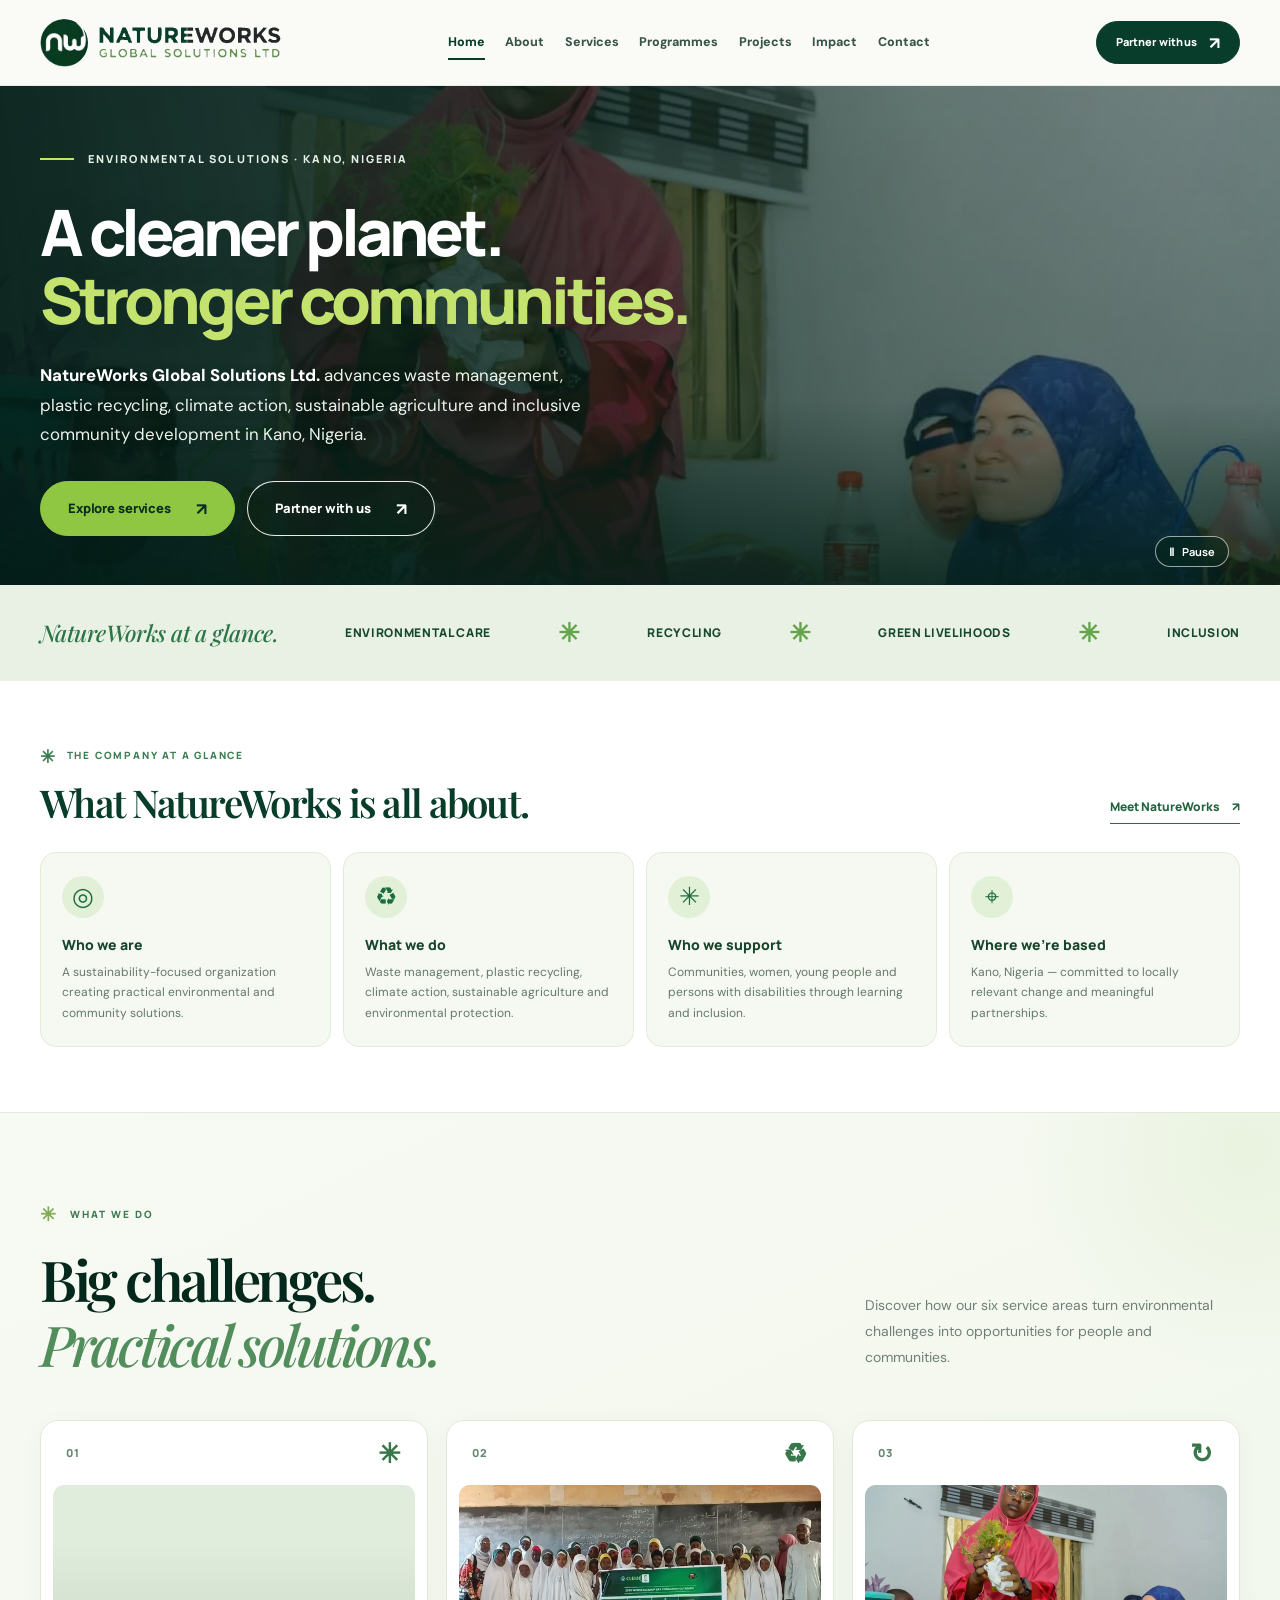
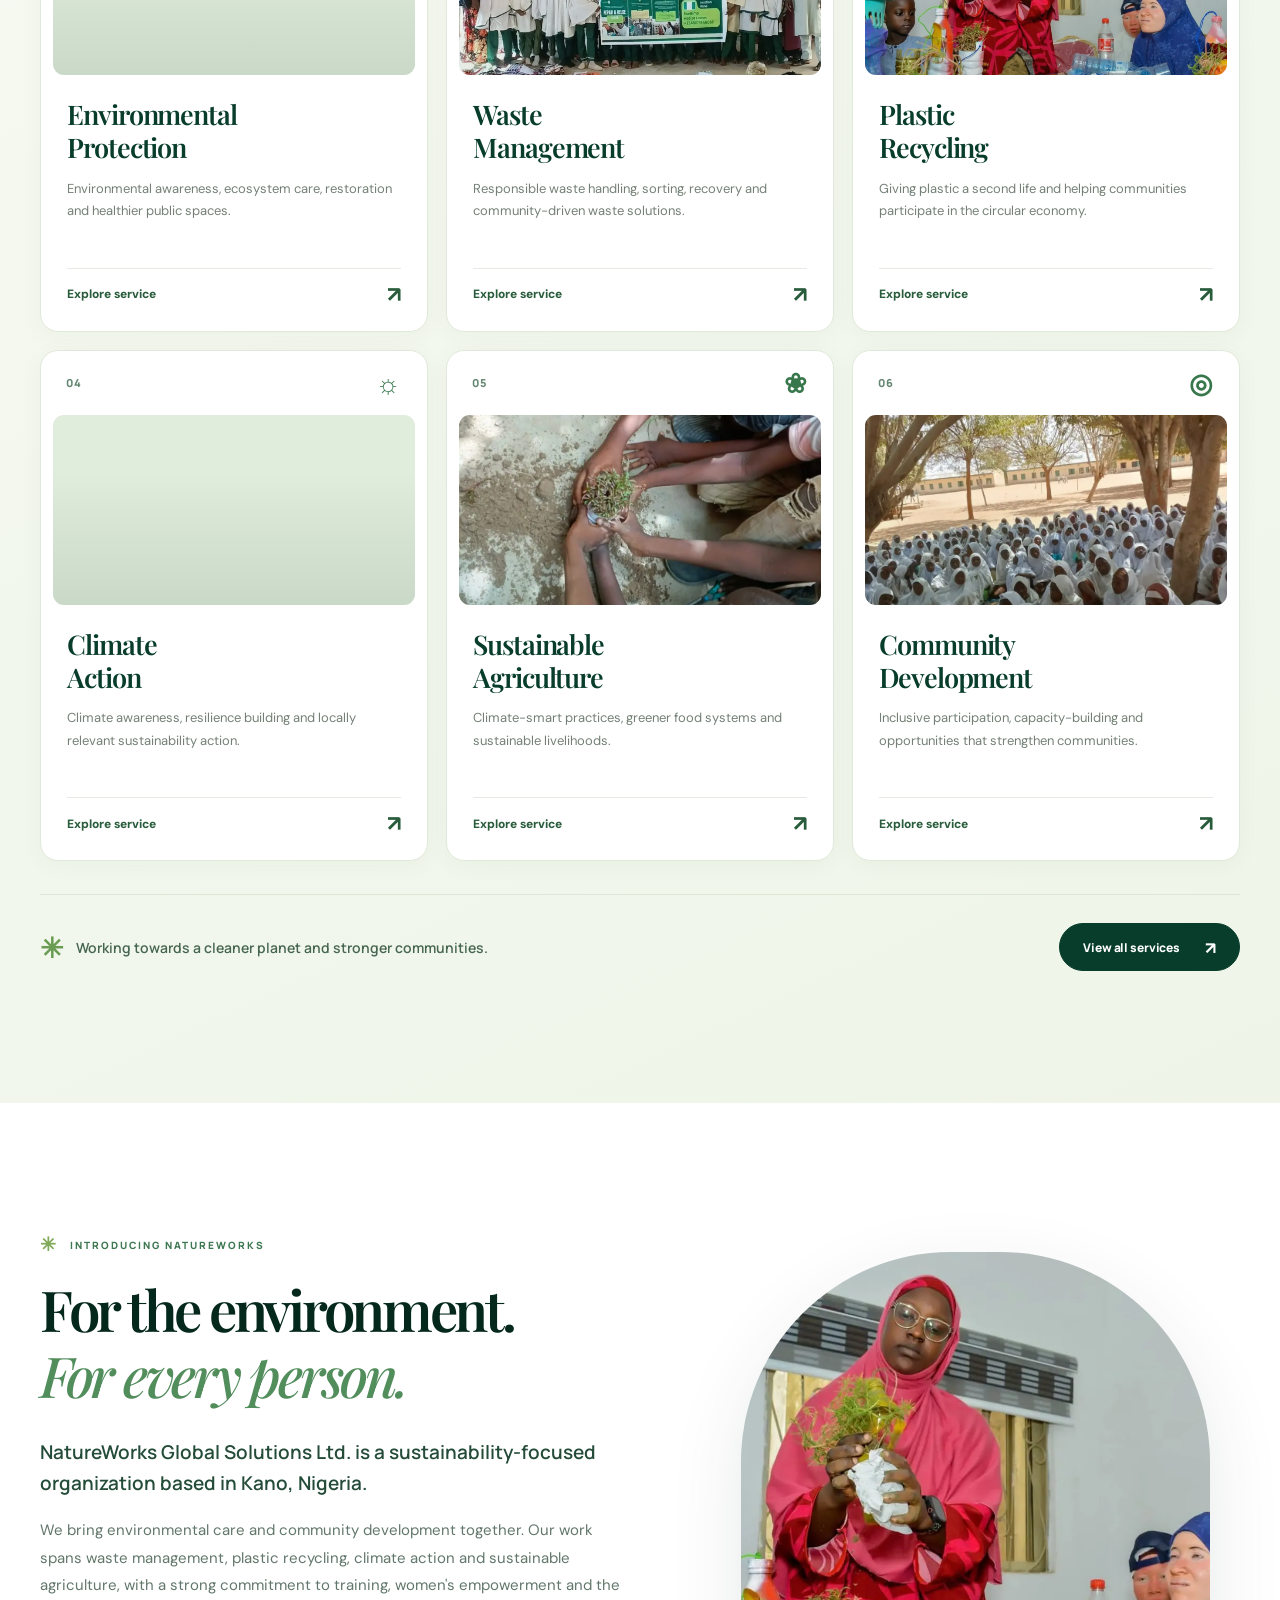
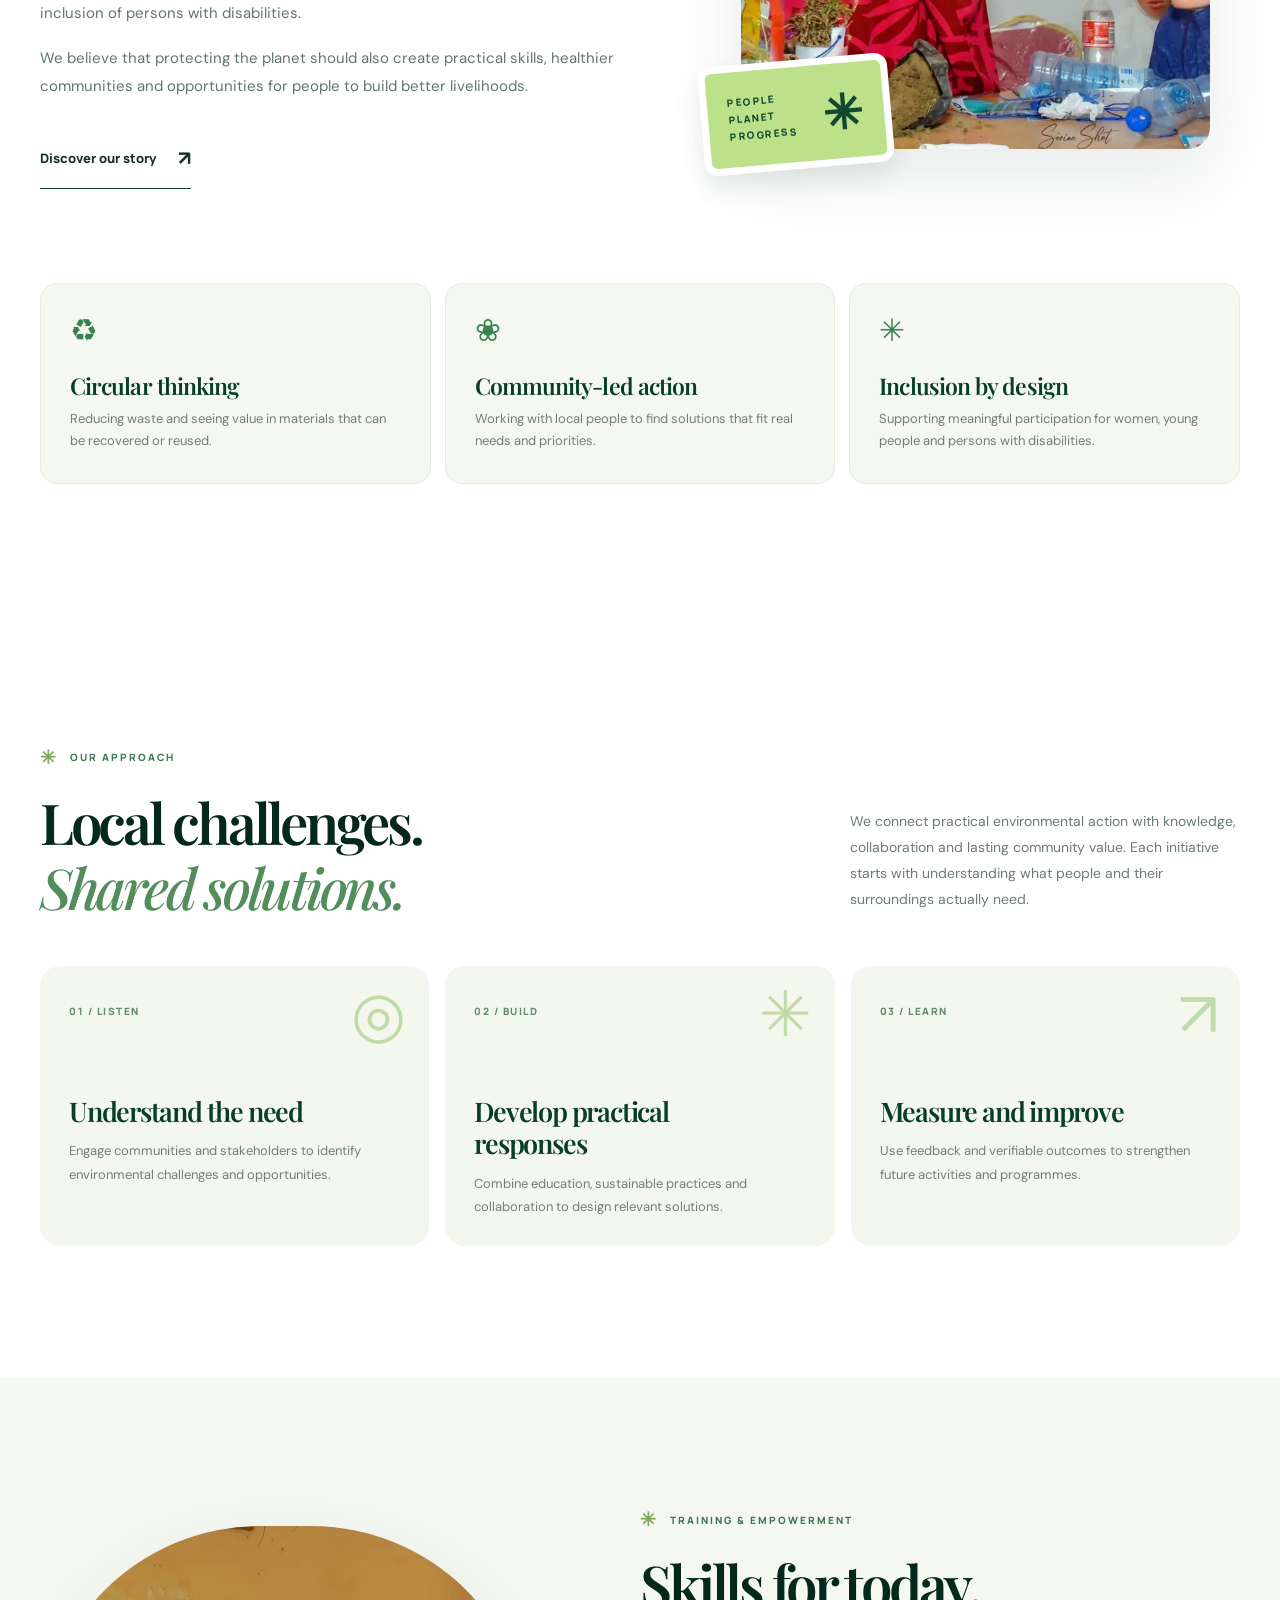
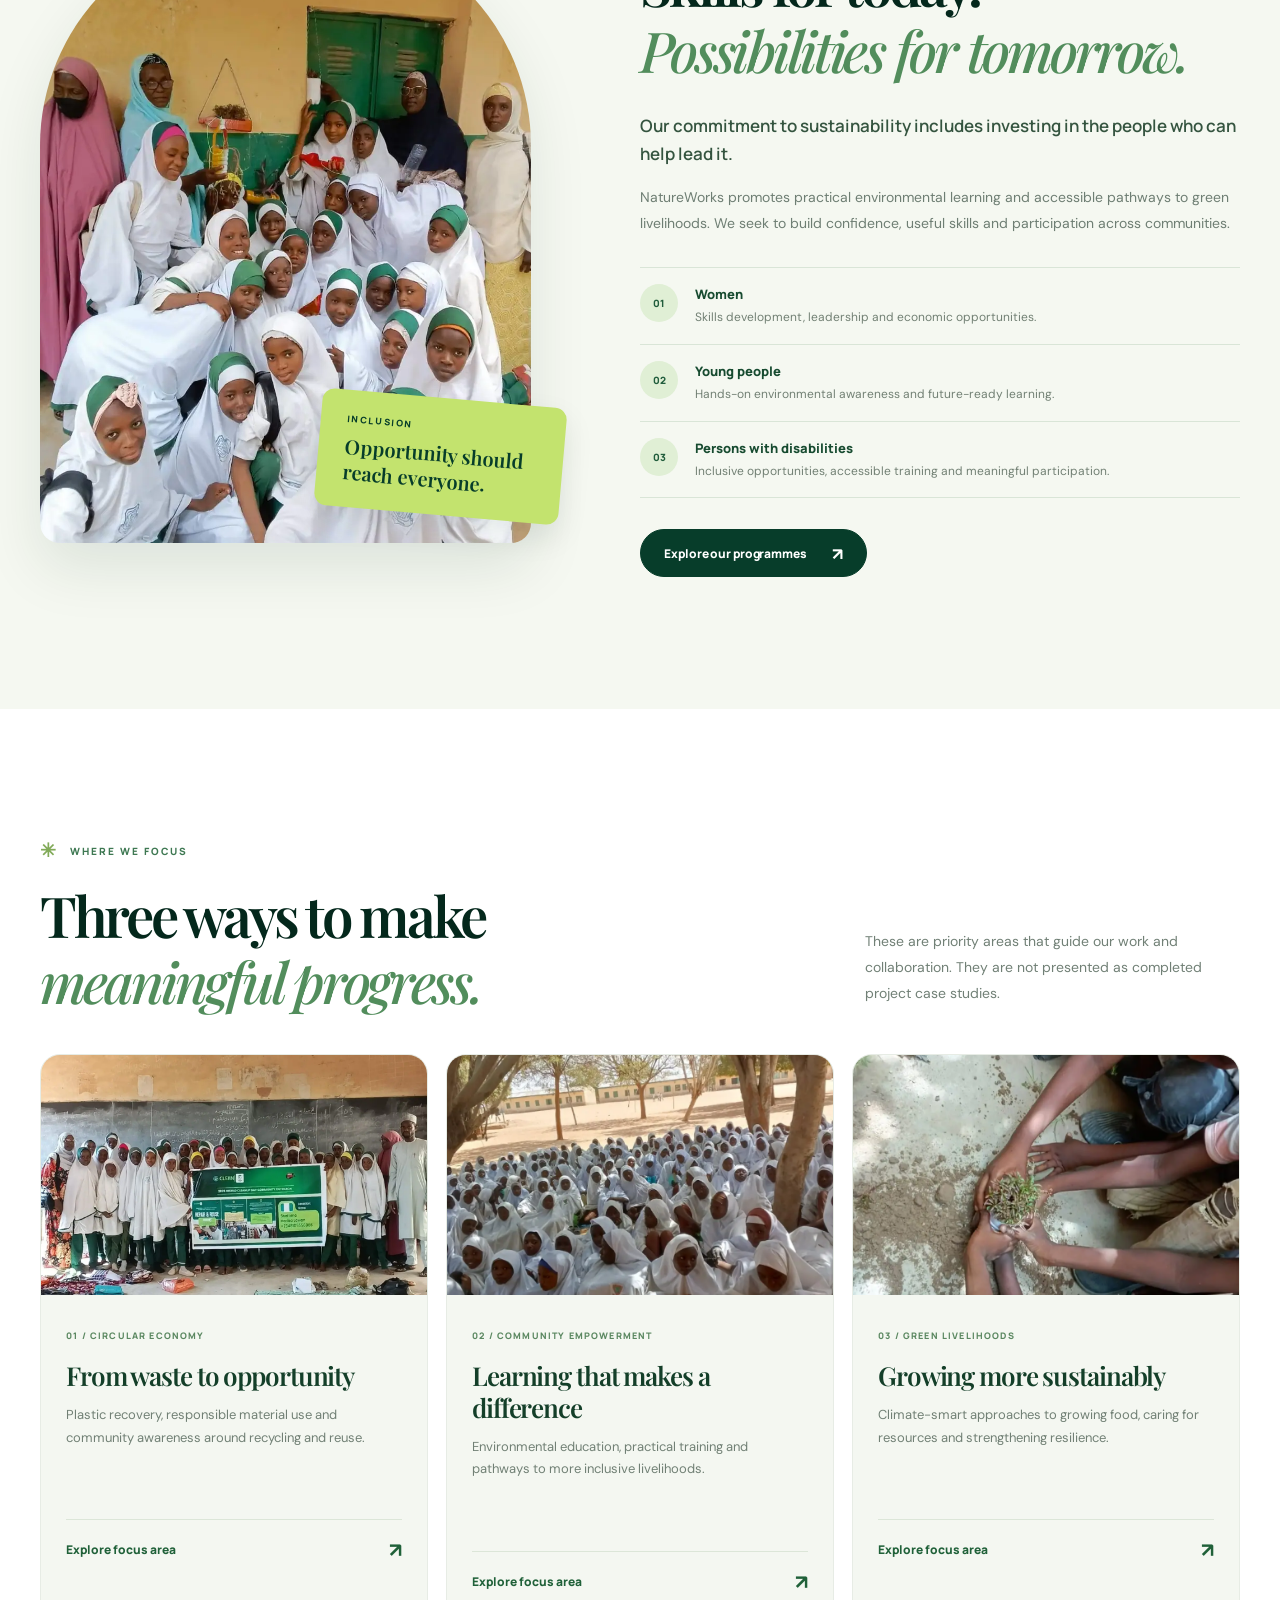
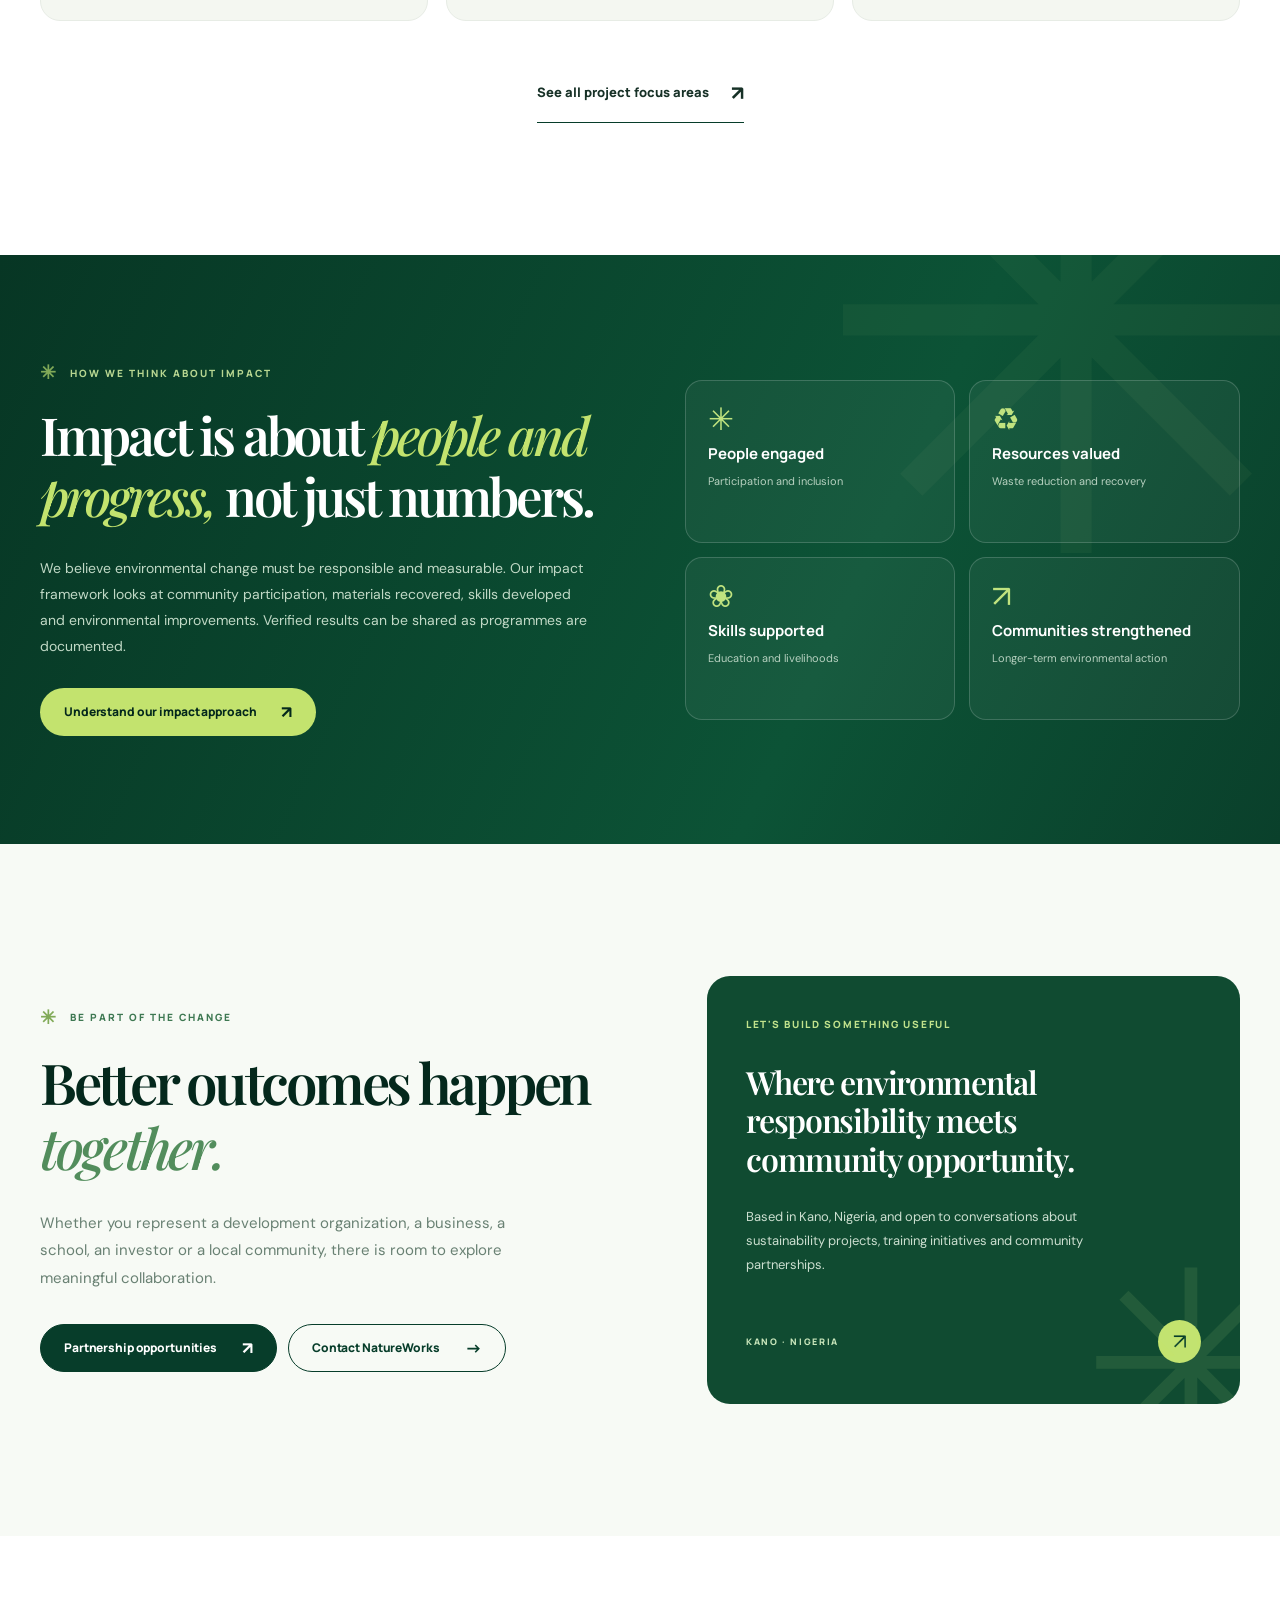
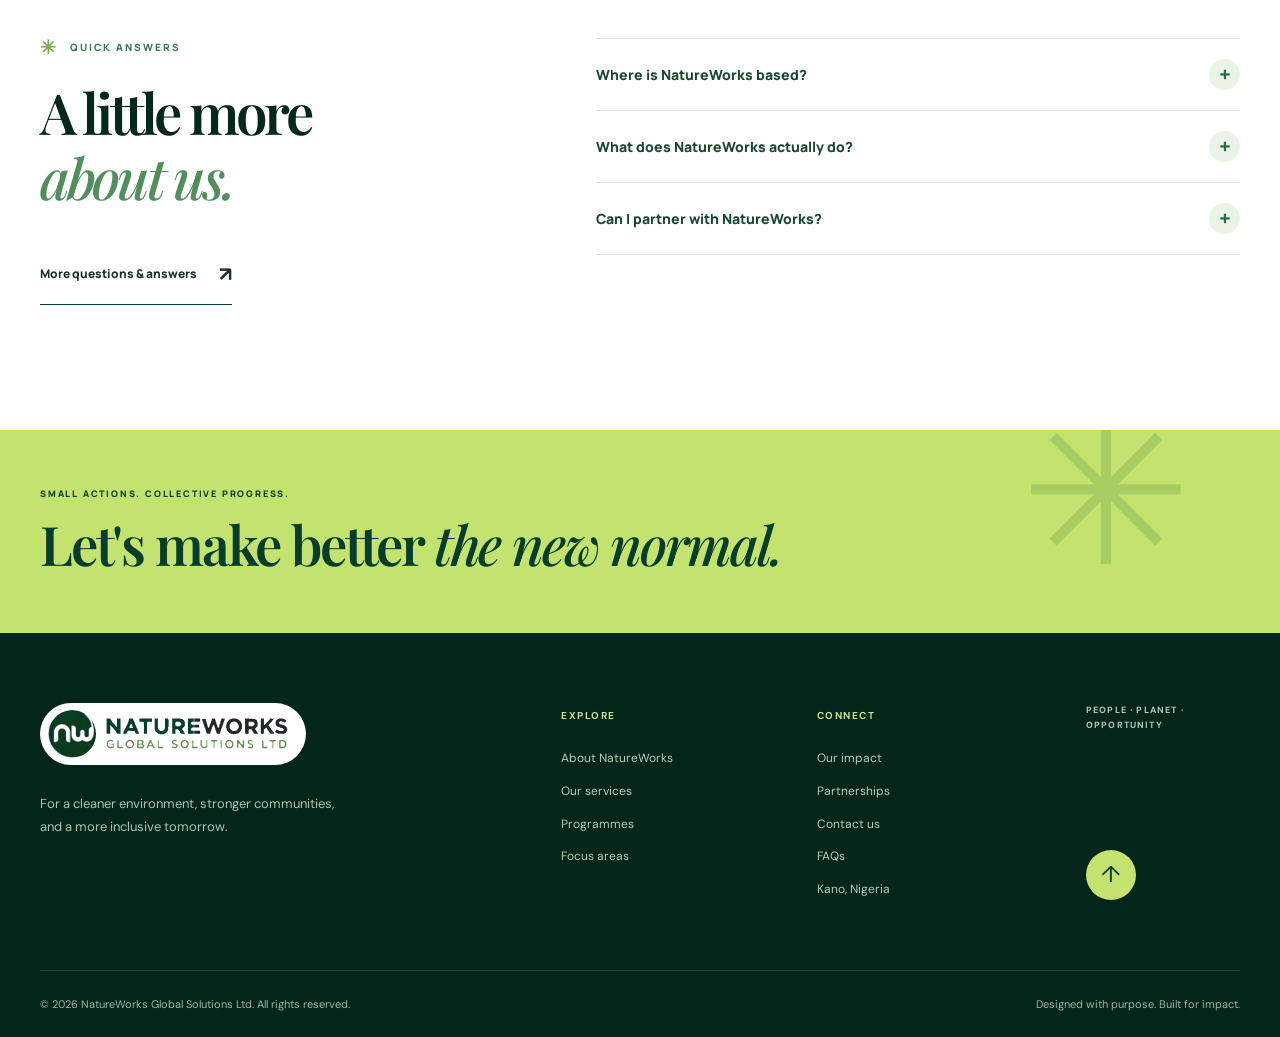
<file: index.html>
<!doctype html>
<html lang="en">
<head>
  <meta charset="UTF-8">
  <meta name="viewport" content="width=device-width, initial-scale=1">
  <meta name="theme-color" content="#073d2a">
  <meta name="description" content="Discover NatureWorks Global Solutions Ltd., based in Kano, Nigeria: environmental protection, recycling, climate action, sustainable agriculture, empowerment programmes, project focus areas and partnerships.">
  <meta property="og:type" content="website">
  <meta property="og:title" content="Home | NatureWorks Global Solutions">
  <meta property="og:description" content="Discover NatureWorks' work in sustainability, circular economy and community development in Kano, Nigeria.">
  <title>Home | NatureWorks Global Solutions Ltd.</title>
  <link rel="icon" href="assets/natureworks-original-exact.jpg" type="image/jpeg">
  <link rel="canonical" href="https://nine-rouge-mu.vercel.app/">
  <link rel="preload" as="image" href="assets/natureworks-hero.webp" fetchpriority="high">
  <meta name="robots" content="index, follow, max-image-preview:large">
  <meta property="og:url" content="https://nine-rouge-mu.vercel.app/">
  <meta property="og:image" content="https://nine-rouge-mu.vercel.app/assets/natureworks-slide-09.webp">
  <meta property="og:image:alt" content="NatureWorks community members at an environmental activity in Kano, Nigeria.">
  <meta name="twitter:card" content="summary_large_image">
  <link rel="preconnect" href="https://fonts.googleapis.com">
  <link rel="preconnect" href="https://fonts.gstatic.com" crossorigin>
  <link href="https://fonts.googleapis.com/css2?family=DM+Sans:wght@400;500;600;700;800&family=Manrope:wght@400;500;600;700;800&family=Playfair+Display:wght@500;600;700&display=swap" rel="stylesheet">
  <link rel="stylesheet" href="assets/styles.css">
  <script defer src="assets/app.js"></script>
  <script type="application/ld+json">{"@context":"https://schema.org","@type":"Organization","name":"NatureWorks Global Solutions Ltd.","description":"A sustainability-focused organization working in environmental protection, waste management, plastic recycling, climate action, sustainable agriculture and inclusive community development.","address":{"@type":"PostalAddress","addressLocality":"Kano","addressCountry":"NG"}}</script>
</head>
<body id="top" data-page="home">
  <a class="skip-link" href="#main">Skip to content</a>
  <header class="site-header" id="site-header">
    <div class="container nav-shell">
      <a href="index.html" class="brand" aria-label="NatureWorks Global Solutions - Home">
        <span class="brand-mark" aria-hidden="true"><svg viewBox="0 0 64 64" fill="none"><circle cx="32" cy="32" r="31" fill="#073d2a"/><path d="M12 43V27c0-6 8-7 9 0v16M21 29c0-8 12-10 13 0v14M35 24v13c0 9 13 10 13 0V24" stroke="#fff" stroke-width="6" stroke-linecap="round" stroke-linejoin="round"/><path d="M49 23c-2-8 2-12 6-15-1 7 0 11-6 15Z" fill="#B2D45F"/></svg></span>
        <span class="brand-words"><strong>NATUREWORKS</strong><small>GLOBAL SOLUTIONS LTD</small></span>
      </a>
      <nav class="desktop-nav" aria-label="Main navigation">
        <a class="nav-link active" aria-current="page" href="index.html">Home</a>
        <a class="nav-link" href="about.html">About</a>
        <a class="nav-link" href="services.html">Services</a>
        <a class="nav-link" href="programmes.html">Programmes</a>
        <a class="nav-link" href="projects.html">Projects</a>
        <a class="nav-link" href="impact.html">Impact</a>
        <a class="nav-link" href="contact.html">Contact</a>
      </nav>
      <a class="button button-dark nav-cta" href="partners.html">Partner with us <span aria-hidden="true">↗</span></a>
      <button class="menu-toggle" id="menu-toggle" type="button" aria-label="Open navigation" aria-expanded="false" aria-controls="mobile-nav"><span></span><span></span><span></span></button>
    </div>
    <nav class="mobile-nav" id="mobile-nav" aria-label="Mobile navigation" hidden>
      <a href="index.html">Home <span>01</span></a><a href="about.html">About us <span>02</span></a><a href="services.html">Our services <span>03</span></a><a href="programmes.html">Programmes <span>04</span></a><a href="projects.html">Projects <span>05</span></a><a href="impact.html">Our impact <span>06</span></a><a href="contact.html">Get in touch <span>07</span></a><a href="partners.html">Partnerships <span>08</span></a><a href="faq.html">FAQs <span>09</span></a>
      <p>PEOPLE · PLANET · OPPORTUNITY</p>
    </nav>
  </header>
  <main id="main">
    <section class="hero hero-photo" id="home" aria-labelledby="hero-title">
      <div class="hero-photo-bg hero-slideshow" id="hero-slideshow" role="img" aria-label="NatureWorks community training, planting, outreach, environmental learning and women empowerment photographs.">
        <div class="hero-slide is-active" data-slide="0" style="background-image:url('assets/natureworks-hero.webp')" aria-hidden="true"></div>
        <div class="hero-slide" data-slide="1" style="background-image:url('assets/natureworks-slide-02.webp')" aria-hidden="true"></div>
        <div class="hero-slide" data-slide="2" style="background-image:url('assets/natureworks-slide-03.webp')" aria-hidden="true"></div>
        <div class="hero-slide" data-slide="3" style="background-image:url('assets/natureworks-slide-04.webp')" aria-hidden="true"></div>
        <div class="hero-slide" data-slide="4" style="background-image:url('assets/natureworks-slide-05.webp')" aria-hidden="true"></div>
        <div class="hero-slide" data-slide="5" style="background-image:url('assets/natureworks-slide-06.webp')" aria-hidden="true"></div>
        <div class="hero-slide" data-slide="6" style="background-image:url('assets/natureworks-slide-07.webp')" aria-hidden="true"></div>
        <div class="hero-slide" data-slide="7" style="background-image:url('assets/natureworks-slide-08.webp')" aria-hidden="true"></div>
        <div class="hero-slide" data-slide="8" style="background-image:url('assets/natureworks-slide-09.webp')" aria-hidden="true"></div>
      </div>
      <div class="hero-photo-shade" aria-hidden="true"></div>
      <div class="container home-hero-shell">
        <div class="hero-copy" data-reveal>
          <p class="hero-overline"><span class="hero-overline-dash"></span> ENVIRONMENTAL SOLUTIONS · KANO, NIGERIA</p>
          <h1 id="hero-title">A cleaner planet.<br><span class="hero-green">Stronger communities.</span></h1>
          <p class="hero-intro"><strong>NatureWorks Global Solutions Ltd.</strong> advances waste management, plastic recycling, climate action, sustainable agriculture and inclusive community development in Kano, Nigeria.</p>
          <div class="hero-buttons">
            <a class="button button-lime button-lg" href="#home-services">Explore services <span aria-hidden="true">↗</span></a>
            <a class="button button-glass button-lg" href="partners.html">Partner with us <span aria-hidden="true">↗</span></a>
          </div>
        </div>
      </div>
      <button class="hero-motion-toggle" id="hero-motion-toggle" type="button" aria-pressed="false" aria-label="Pause background slideshow"><span aria-hidden="true">Ⅱ</span><span class="hero-motion-label">Pause</span></button>
    </section>
    <section class="value-band" aria-label="Our focus"><div class="container value-band-inner">
      <span class="value-intro">NatureWorks at a glance.</span><span>Environmental care</span><span class="value-dot">✳</span><span>Recycling</span><span class="value-dot">✳</span><span>Green livelihoods</span><span class="value-dot">✳</span><span>Inclusion</span>
    </div></section>
    

    <section class="home-company-snapshot" id="home-overview" aria-labelledby="home-snapshot-title">
      <div class="container">
        <div class="snapshot-heading">
          <div><p class="snapshot-eyebrow"><span aria-hidden="true">✳</span> THE COMPANY AT A GLANCE</p><h2 id="home-snapshot-title">What NatureWorks is all about.</h2></div>
          <a href="about.html" class="snapshot-more">Meet NatureWorks <span aria-hidden="true">↗</span></a>
        </div>
        <div class="snapshot-grid">
          <article><span class="snapshot-icon" aria-hidden="true">◎</span><h3>Who we are</h3><p>A sustainability-focused organization creating practical environmental and community solutions.</p></article>
          <article><span class="snapshot-icon" aria-hidden="true">♻</span><h3>What we do</h3><p>Waste management, plastic recycling, climate action, sustainable agriculture and environmental protection.</p></article>
          <article><span class="snapshot-icon" aria-hidden="true">✳</span><h3>Who we support</h3><p>Communities, women, young people and persons with disabilities through learning and inclusion.</p></article>
          <article><span class="snapshot-icon" aria-hidden="true">⌖</span><h3>Where we're based</h3><p>Kano, Nigeria — committed to locally relevant change and meaningful partnerships.</p></article>
        </div>
      </div>
    </section>

    <section class="section services home-services" id="home-services" aria-labelledby="services-title"><div class="container">
      <div class="section-head"><div><p class="section-label"><span class="label-mark">✳</span> WHAT WE DO</p><h2 class="section-heading" id="services-title">Big challenges.<br><em>Practical solutions.</em></h2></div><p>Discover how our six service areas turn environmental challenges into opportunities for people and communities.</p></div>
      <div class="services-grid">
        <article class="service-card service-leaf" data-reveal><div class="service-top"><span>01</span><span class="service-icon">✳</span></div><div class="service-art service-art-forest"></div><div class="service-bottom"><h3>Environmental<br>Protection</h3><p>Environmental awareness, ecosystem care, restoration and healthier public spaces.</p><a href="contact.html" aria-label="Enquire about Environmental Protection">Explore service <span>↗</span></a></div></article>
        <article class="service-card" data-reveal><div class="service-top"><span>02</span><span class="service-icon">♻</span></div><div class="service-art service-art-waste"></div><div class="service-bottom"><h3>Waste<br>Management</h3><p>Responsible waste handling, sorting, recovery and community-driven waste solutions.</p><a href="contact.html" aria-label="Enquire about Waste Management">Explore service <span>↗</span></a></div></article>
        <article class="service-card" data-reveal><div class="service-top"><span>03</span><span class="service-icon">↻</span></div><div class="service-art service-art-recycle"></div><div class="service-bottom"><h3>Plastic<br>Recycling</h3><p>Giving plastic a second life and helping communities participate in the circular economy.</p><a href="contact.html" aria-label="Enquire about Plastic Recycling">Explore service <span>↗</span></a></div></article>
        <article class="service-card" data-reveal><div class="service-top"><span>04</span><span class="service-icon">☼</span></div><div class="service-art service-art-climate"></div><div class="service-bottom"><h3>Climate<br>Action</h3><p>Climate awareness, resilience building and locally relevant sustainability action.</p><a href="contact.html" aria-label="Enquire about Climate Action">Explore service <span>↗</span></a></div></article>
        <article class="service-card" data-reveal><div class="service-top"><span>05</span><span class="service-icon">❀</span></div><div class="service-art service-art-agri"></div><div class="service-bottom"><h3>Sustainable<br>Agriculture</h3><p>Climate-smart practices, greener food systems and sustainable livelihoods.</p><a href="contact.html" aria-label="Enquire about Sustainable Agriculture">Explore service <span>↗</span></a></div></article>
        <article class="service-card" data-reveal><div class="service-top"><span>06</span><span class="service-icon">◎</span></div><div class="service-art service-art-people"></div><div class="service-bottom"><h3>Community<br>Development</h3><p>Inclusive participation, capacity-building and opportunities that strengthen communities.</p><a href="contact.html" aria-label="Enquire about Community Development">Explore service <span>↗</span></a></div></article>
      </div>
      <div class="home-services-footer"><div class="home-services-closing"><span class="home-services-spark" aria-hidden="true">✳</span><span>Working towards a cleaner planet and stronger communities.</span></div><a class="button button-dark" href="services.html">View all services <span aria-hidden="true">↗</span></a></div>
    </div></section>

    <section class="section home-intro" id="home-about" aria-labelledby="home-about-title">
      <div class="container home-intro-layout">
        <div class="home-intro-story" data-reveal>
          <p class="section-label"><span class="label-mark">✳</span> INTRODUCING NATUREWORKS</p>
          <h2 class="section-heading" id="home-about-title">For the environment.<br><em>For every person.</em></h2>
          <p class="section-lead">NatureWorks Global Solutions Ltd. is a sustainability-focused organization based in Kano, Nigeria.</p>
          <p>We bring environmental care and community development together. Our work spans waste management, plastic recycling, climate action and sustainable agriculture, with a strong commitment to training, women's empowerment and the inclusion of persons with disabilities.</p>
          <p>We believe that protecting the planet should also create practical skills, healthier communities and opportunities for people to build better livelihoods.</p>
          <a class="text-link" href="about.html">Discover our story <span aria-hidden="true">↗</span></a>
        </div>
        <div class="home-intro-imagery" data-reveal>
          <div class="home-intro-photo" role="img" aria-label="Hands-on community environmental learning activity"></div>
          <div class="home-intro-image-label"><span>PEOPLE</span><span>PLANET</span><span>PROGRESS</span><b>✳</b></div>
        </div>
      </div>
      <div class="container home-belief-grid" aria-label="Our core commitments">
        <article data-reveal><span class="home-belief-icon">♻</span><h3>Circular thinking</h3><p>Reducing waste and seeing value in materials that can be recovered or reused.</p></article>
        <article data-reveal><span class="home-belief-icon">❀</span><h3>Community-led action</h3><p>Working with local people to find solutions that fit real needs and priorities.</p></article>
        <article data-reveal><span class="home-belief-icon">✳</span><h3>Inclusion by design</h3><p>Supporting meaningful participation for women, young people and persons with disabilities.</p></article>
      </div>
    </section>

    <section class="section home-method" id="home-approach" aria-labelledby="home-method-title">
      <div class="container">
        <div class="home-method-top" data-reveal>
          <div><p class="section-label"><span class="label-mark">✳</span> OUR APPROACH</p><h2 class="section-heading" id="home-method-title">Local challenges.<br><em>Shared solutions.</em></h2></div>
          <p>We connect practical environmental action with knowledge, collaboration and lasting community value. Each initiative starts with understanding what people and their surroundings actually need.</p>
        </div>
        <div class="home-method-steps">
          <article data-reveal><span class="home-method-step">01 / LISTEN</span><span class="home-method-glyph" aria-hidden="true">◎</span><h3>Understand the need</h3><p>Engage communities and stakeholders to identify environmental challenges and opportunities.</p></article>
          <article data-reveal><span class="home-method-step">02 / BUILD</span><span class="home-method-glyph" aria-hidden="true">✳</span><h3>Develop practical responses</h3><p>Combine education, sustainable practices and collaboration to design relevant solutions.</p></article>
          <article data-reveal><span class="home-method-step">03 / LEARN</span><span class="home-method-glyph" aria-hidden="true">↗</span><h3>Measure and improve</h3><p>Use feedback and verifiable outcomes to strengthen future activities and programmes.</p></article>
        </div>
      </div>
    </section>

    <section class="section home-empower" id="home-programmes" aria-labelledby="home-programmes-title">
      <div class="container home-empower-layout">
        <div class="home-empower-visual" data-reveal>
          <div class="home-empower-photo" role="img" aria-label="Community participants in an environmental education and empowerment activity"></div>
          <div class="home-empower-photo-note"><span>INCLUSION</span><strong>Opportunity should reach everyone.</strong></div>
        </div>
        <div class="home-empower-text" data-reveal>
          <p class="section-label"><span class="label-mark">✳</span> TRAINING & EMPOWERMENT</p>
          <h2 class="section-heading" id="home-programmes-title">Skills for today.<br><em>Possibilities for tomorrow.</em></h2>
          <p class="section-lead">Our commitment to sustainability includes investing in the people who can help lead it.</p>
          <p>NatureWorks promotes practical environmental learning and accessible pathways to green livelihoods. We seek to build confidence, useful skills and participation across communities.</p>
          <div class="home-empower-audiences">
            <div><span class="home-audience-mark" aria-hidden="true">01</span><div><h3>Women</h3><p>Skills development, leadership and economic opportunities.</p></div></div>
            <div><span class="home-audience-mark" aria-hidden="true">02</span><div><h3>Young people</h3><p>Hands-on environmental awareness and future-ready learning.</p></div></div>
            <div><span class="home-audience-mark" aria-hidden="true">03</span><div><h3>Persons with disabilities</h3><p>Inclusive opportunities, accessible training and meaningful participation.</p></div></div>
          </div>
          <a class="button button-dark" href="programmes.html">Explore our programmes <span aria-hidden="true">↗</span></a>
        </div>
      </div>
    </section>

    <section class="section home-focus" id="home-focus" aria-labelledby="home-focus-title">
      <div class="container">
        <div class="section-head" data-reveal><div><p class="section-label"><span class="label-mark">✳</span> WHERE WE FOCUS</p><h2 class="section-heading" id="home-focus-title">Three ways to make<br><em>meaningful progress.</em></h2></div><p>These are priority areas that guide our work and collaboration. They are not presented as completed project case studies.</p></div>
        <div class="home-focus-grid">
          <article class="home-focus-card" data-reveal><div class="home-focus-image home-focus-circular" role="img" aria-label="Recycling and community awareness activity"></div><div class="home-focus-content"><span>01 / CIRCULAR ECONOMY</span><h3>From waste to opportunity</h3><p>Plastic recovery, responsible material use and community awareness around recycling and reuse.</p><a href="projects.html">Explore focus area <span aria-hidden="true">↗</span></a></div></article>
          <article class="home-focus-card" data-reveal><div class="home-focus-image home-focus-inclusive" role="img" aria-label="Women and students at a community learning programme"></div><div class="home-focus-content"><span>02 / COMMUNITY EMPOWERMENT</span><h3>Learning that makes a difference</h3><p>Environmental education, practical training and pathways to more inclusive livelihoods.</p><a href="projects.html">Explore focus area <span aria-hidden="true">↗</span></a></div></article>
          <article class="home-focus-card" data-reveal><div class="home-focus-image home-focus-farming" role="img" aria-label="Community members learning about plants and sustainable agriculture"></div><div class="home-focus-content"><span>03 / GREEN LIVELIHOODS</span><h3>Growing more sustainably</h3><p>Climate-smart approaches to growing food, caring for resources and strengthening resilience.</p><a href="projects.html">Explore focus area <span aria-hidden="true">↗</span></a></div></article>
        </div>
        <div class="home-focus-after"><a href="projects.html" class="text-link">See all project focus areas <span aria-hidden="true">↗</span></a></div>
      </div>
    </section>

    <section class="home-impact" id="home-impact" aria-labelledby="home-impact-title">
      <div class="container home-impact-layout">
        <div data-reveal>
          <p class="section-label light-label"><span class="label-mark">✳</span> HOW WE THINK ABOUT IMPACT</p>
          <h2 class="section-heading" id="home-impact-title">Impact is about <em>people and progress,</em> not just numbers.</h2>
          <p>We believe environmental change must be responsible and measurable. Our impact framework looks at community participation, materials recovered, skills developed and environmental improvements. Verified results can be shared as programmes are documented.</p>
          <a class="button button-light" href="impact.html">Understand our impact approach <span aria-hidden="true">↗</span></a>
        </div>
        <div class="home-impact-pillars" data-reveal>
          <div><span aria-hidden="true">✳</span><strong>People engaged</strong><small>Participation and inclusion</small></div>
          <div><span aria-hidden="true">♻</span><strong>Resources valued</strong><small>Waste reduction and recovery</small></div>
          <div><span aria-hidden="true">❀</span><strong>Skills supported</strong><small>Education and livelihoods</small></div>
          <div><span aria-hidden="true">↗</span><strong>Communities strengthened</strong><small>Longer-term environmental action</small></div>
        </div>
      </div>
    </section>

    <section class="section home-collaborate" id="home-partners" aria-labelledby="home-partners-title">
      <div class="container home-collaborate-layout">
        <div data-reveal>
          <p class="section-label"><span class="label-mark">✳</span> BE PART OF THE CHANGE</p>
          <h2 class="section-heading" id="home-partners-title">Better outcomes happen <em>together.</em></h2>
          <p>Whether you represent a development organization, a business, a school, an investor or a local community, there is room to explore meaningful collaboration.</p>
          <div class="home-collaborate-actions"><a class="button button-dark" href="partners.html">Partnership opportunities <span aria-hidden="true">↗</span></a><a class="button button-outline" href="contact.html">Contact NatureWorks <span aria-hidden="true">→</span></a></div>
        </div>
        <div class="home-collaborate-panel" data-reveal>
          <span class="home-collaborate-top">LET'S BUILD SOMETHING USEFUL</span>
          <h3>Where environmental responsibility meets community opportunity.</h3>
          <p>Based in Kano, Nigeria, and open to conversations about sustainability projects, training initiatives and community partnerships.</p>
          <div><span>KANO · NIGERIA</span><a href="contact.html" aria-label="Open the NatureWorks contact page">↗</a></div>
        </div>
      </div>
    </section>
    <section class="home-questions" aria-labelledby="home-questions-title">
      <div class="container home-questions-layout">
        <div><p class="section-label"><span class="label-mark">✳</span> QUICK ANSWERS</p><h2 class="section-heading" id="home-questions-title">A little more<br><em>about us.</em></h2><a class="text-link" href="faq.html">More questions & answers <span aria-hidden="true">↗</span></a></div>
        <div class="home-questions-list">
          <details><summary>Where is NatureWorks based? <span aria-hidden="true">+</span></summary><p>Our organization is based in Kano, Nigeria, with a focus on locally relevant sustainability and community development.</p></details>
          <details><summary>What does NatureWorks actually do? <span aria-hidden="true">+</span></summary><p>Our service areas include environmental protection, waste management, recycling, climate action, sustainable agriculture, and community development. We also promote training and inclusive opportunities.</p></details>
          <details><summary>Can I partner with NatureWorks? <span aria-hidden="true">+</span></summary><p>We welcome enquiries about potential collaborations from organizations, businesses, development partners and community stakeholders. Visit our <a href="partners.html">Partnerships page</a> for more information.</p></details>
        </div>
      </div>
    </section>
    <section class="feature-break" aria-label="Our message"><div class="container"><span>SMALL ACTIONS. COLLECTIVE PROGRESS.</span><strong>Let's make better <em>the new normal.</em></strong><span class="feature-leaf" aria-hidden="true">✳</span></div></section>
  </main>
  <footer class="footer"><div class="container"><div class="footer-main"><div class="footer-brand-col"><a href="index.html" class="brand brand-footer" aria-label="NatureWorks home"><span class="brand-mark" aria-hidden="true"><svg viewBox="0 0 64 64" fill="none"><circle cx="32" cy="32" r="31" fill="#fff"/><path d="M12 43V27c0-6 8-7 9 0v16M21 29c0-8 12-10 13 0v14M35 24v13c0 9 13 10 13 0V24" stroke="#073d2a" stroke-width="6" stroke-linecap="round" stroke-linejoin="round"/><path d="M49 23c-2-8 2-12 6-15-1 7 0 11-6 15Z" fill="#B2D45F"/></svg></span><span class="brand-words"><strong>NATUREWORKS</strong><small>GLOBAL SOLUTIONS LTD</small></span></a><p>For a cleaner environment, stronger communities, and a more inclusive tomorrow.</p></div><div class="footer-links"><h4>EXPLORE</h4><a href="about.html">About NatureWorks</a><a href="services.html">Our services</a><a href="programmes.html">Programmes</a><a href="projects.html">Focus areas</a></div><div class="footer-links"><h4>CONNECT</h4><a href="impact.html">Our impact</a><a href="partners.html">Partnerships</a><a href="contact.html">Contact us</a><a href="faq.html">FAQs</a><span>Kano, Nigeria</span></div><div class="footer-final"><span>PEOPLE · PLANET · OPPORTUNITY</span><a href="#top" class="back-top" aria-label="Back to top">↑</a></div></div><div class="footer-bottom"><span>© <span id="year"></span> NatureWorks Global Solutions Ltd. All rights reserved.</span><span>Designed with purpose. Built for impact.</span></div></div></footer>
</body>
</html>
</file>
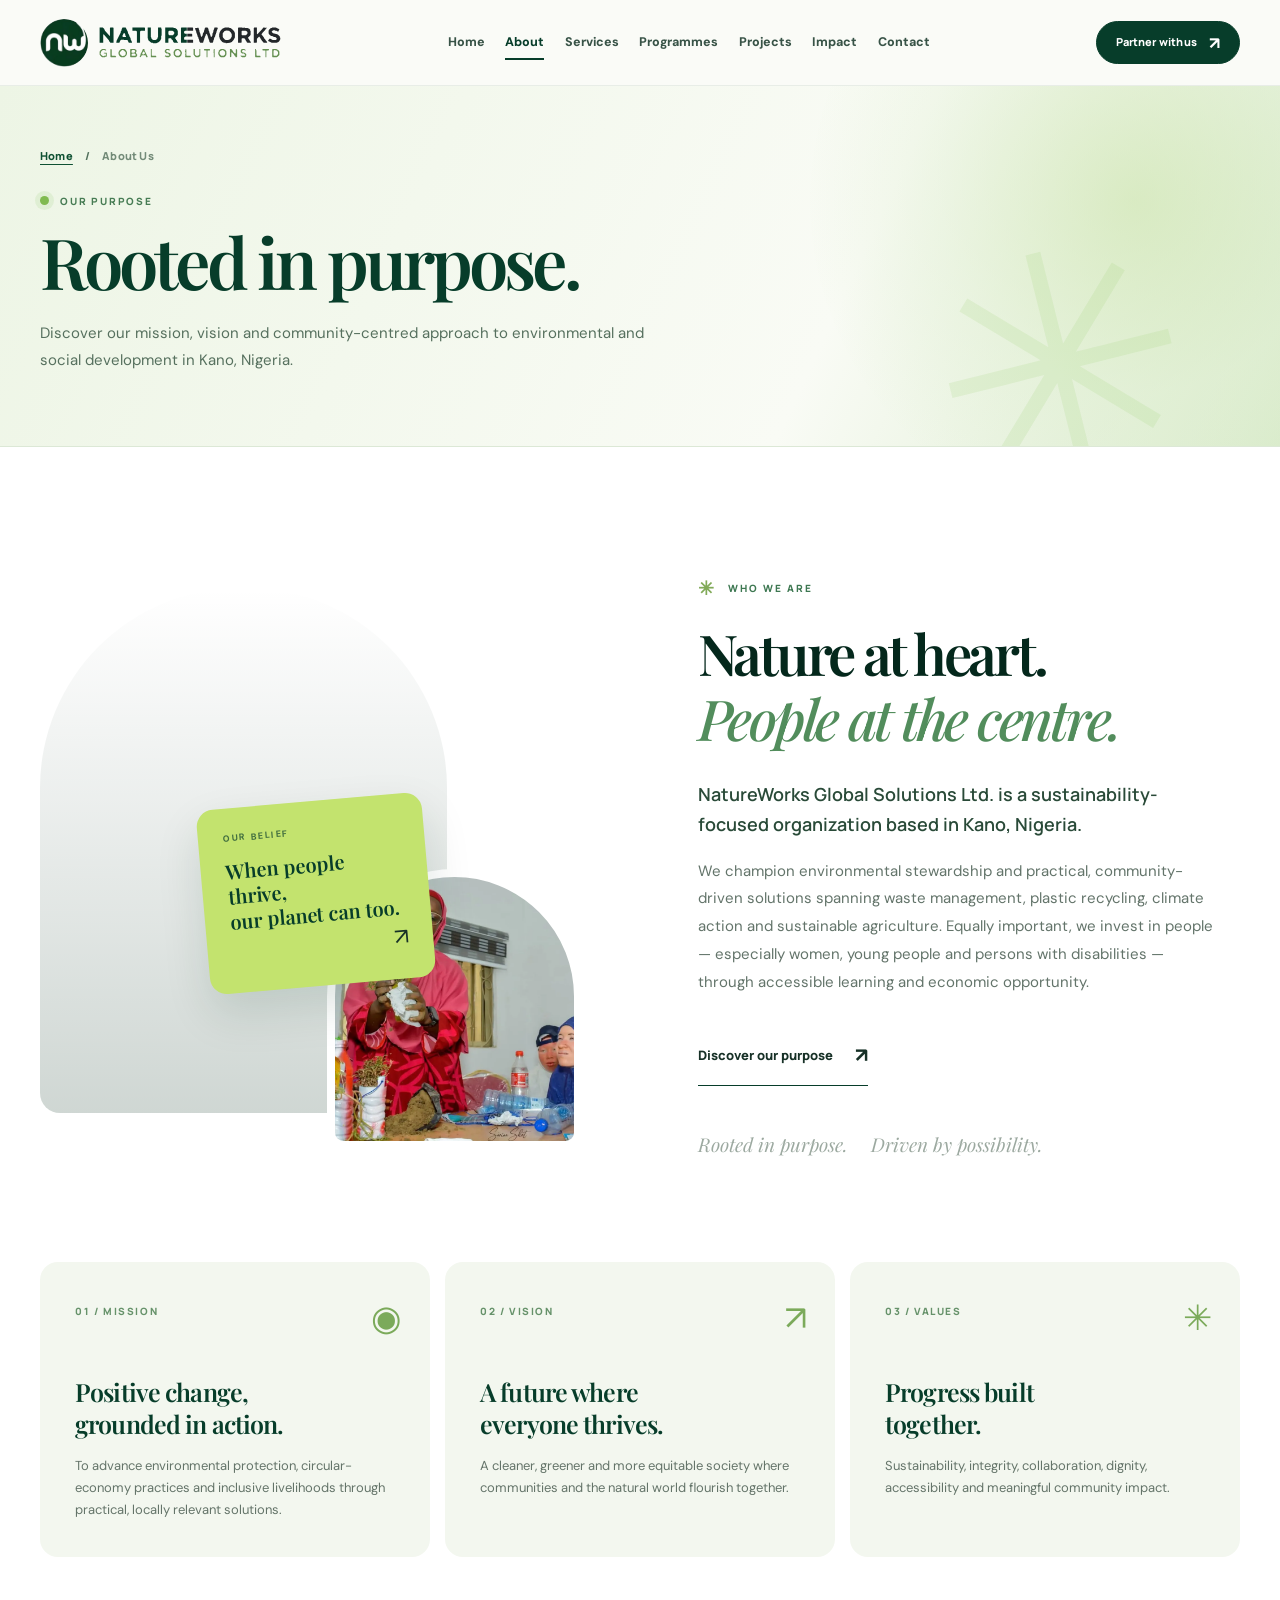
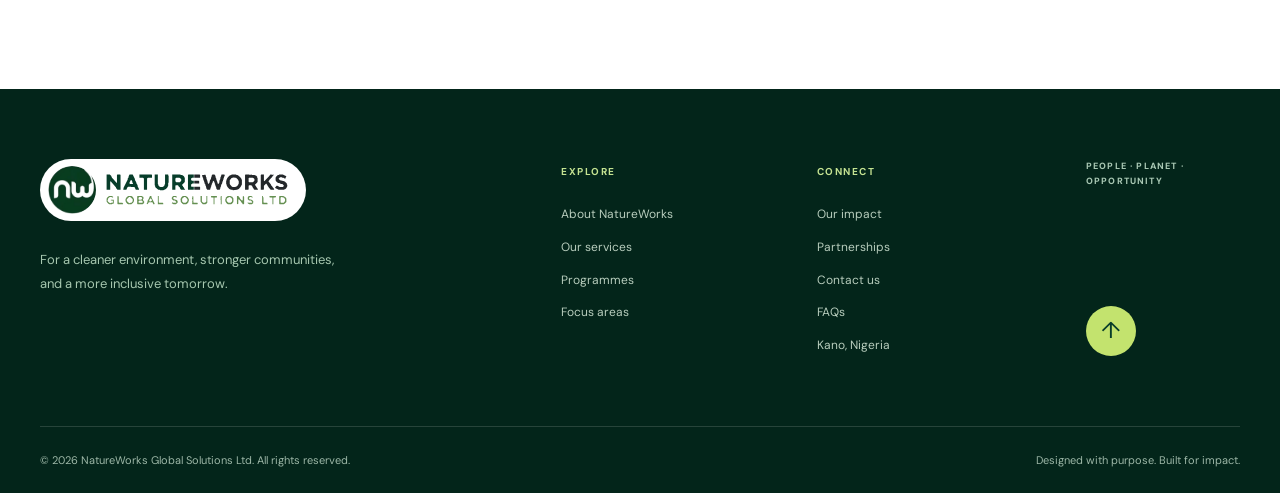
<file: about.html>
<!doctype html>
<html lang="en">
<head>
  <meta charset="UTF-8">
  <meta name="viewport" content="width=device-width, initial-scale=1">
  <meta name="theme-color" content="#073d2a">
  <meta name="description" content="Discover our mission, vision and community-centred approach to environmental and social development in Kano, Nigeria.">
  <meta property="og:type" content="website">
  <meta property="og:title" content="About Us | NatureWorks Global Solutions">
  <meta property="og:description" content="Discover our mission, vision and community-centred approach to environmental and social development in Kano, Nigeria.">
  <title>About Us | NatureWorks Global Solutions Ltd.</title>
  <link rel="icon" href="assets/natureworks-original-exact.jpg" type="image/jpeg">
  <link rel="canonical" href="https://nine-rouge-mu.vercel.app/about.html">
  <meta name="robots" content="index, follow, max-image-preview:large">
  <meta property="og:url" content="https://nine-rouge-mu.vercel.app/about.html">
  <meta property="og:image" content="https://nine-rouge-mu.vercel.app/assets/natureworks-slide-09.webp">
  <meta property="og:image:alt" content="NatureWorks community members at an environmental activity in Kano, Nigeria.">
  <meta name="twitter:card" content="summary_large_image">
  <link rel="preconnect" href="https://fonts.googleapis.com">
  <link rel="preconnect" href="https://fonts.gstatic.com" crossorigin>
  <link href="https://fonts.googleapis.com/css2?family=DM+Sans:wght@400;500;600;700;800&family=Manrope:wght@400;500;600;700;800&family=Playfair+Display:wght@500;600;700&display=swap" rel="stylesheet">
  <link rel="stylesheet" href="assets/styles.css">
  <script defer src="assets/app.js"></script>
  <script type="application/ld+json">{"@context":"https://schema.org","@type":"Organization","name":"NatureWorks Global Solutions Ltd.","description":"A sustainability-focused organization working in environmental protection, waste management, plastic recycling, climate action, sustainable agriculture and inclusive community development.","address":{"@type":"PostalAddress","addressLocality":"Kano","addressCountry":"NG"}}</script>
</head>
<body id="top" data-page="about">
  <a class="skip-link" href="#main">Skip to content</a>
  <header class="site-header" id="site-header">
    <div class="container nav-shell">
      <a href="index.html" class="brand" aria-label="NatureWorks Global Solutions - Home">
        <span class="brand-mark" aria-hidden="true"><svg viewBox="0 0 64 64" fill="none"><circle cx="32" cy="32" r="31" fill="#073d2a"/><path d="M12 43V27c0-6 8-7 9 0v16M21 29c0-8 12-10 13 0v14M35 24v13c0 9 13 10 13 0V24" stroke="#fff" stroke-width="6" stroke-linecap="round" stroke-linejoin="round"/><path d="M49 23c-2-8 2-12 6-15-1 7 0 11-6 15Z" fill="#B2D45F"/></svg></span>
        <span class="brand-words"><strong>NATUREWORKS</strong><small>GLOBAL SOLUTIONS LTD</small></span>
      </a>
      <nav class="desktop-nav" aria-label="Main navigation">
        <a class="nav-link" href="index.html">Home</a>
        <a class="nav-link active" aria-current="page" href="about.html">About</a>
        <a class="nav-link" href="services.html">Services</a>
        <a class="nav-link" href="programmes.html">Programmes</a>
        <a class="nav-link" href="projects.html">Projects</a>
        <a class="nav-link" href="impact.html">Impact</a>
        <a class="nav-link" href="contact.html">Contact</a>
      </nav>
      <a class="button button-dark nav-cta" href="partners.html">Partner with us <span aria-hidden="true">↗</span></a>
      <button class="menu-toggle" id="menu-toggle" type="button" aria-label="Open navigation" aria-expanded="false" aria-controls="mobile-nav"><span></span><span></span><span></span></button>
    </div>
    <nav class="mobile-nav" id="mobile-nav" aria-label="Mobile navigation" hidden>
      <a href="index.html">Home <span>01</span></a><a href="about.html">About us <span>02</span></a><a href="services.html">Our services <span>03</span></a><a href="programmes.html">Programmes <span>04</span></a><a href="projects.html">Projects <span>05</span></a><a href="impact.html">Our impact <span>06</span></a><a href="contact.html">Get in touch <span>07</span></a><a href="partners.html">Partnerships <span>08</span></a><a href="faq.html">FAQs <span>09</span></a>
      <p>PEOPLE · PLANET · OPPORTUNITY</p>
    </nav>
  </header>
  <main id="main">
    <section class="interior-banner" aria-labelledby="page-banner-title"><div class="container interior-banner-inner"><div class="interior-banner-left">
      <nav class="breadcrumb" aria-label="Breadcrumb"><a href="index.html">Home</a><span aria-hidden="true">/</span><span aria-current="page">About Us</span></nav>
      <p class="interior-kicker"><span class="interior-dot" aria-hidden="true"></span> OUR PURPOSE</p>
      <h1 id="page-banner-title">Rooted in purpose.</h1>
      <p class="interior-subtitle">Discover our mission, vision and community-centred approach to environmental and social development in Kano, Nigeria.</p>
      </div><span class="interior-banner-emblem" aria-hidden="true">✳</span></div></section>
    <section class="section about" id="about" aria-labelledby="about-title"><div class="container">
      <div class="about-grid">
        <div class="about-visual" data-reveal><div class="about-image-main" role="img" aria-label="Lush green leaves and nature"></div><div class="about-image-secondary" role="img" aria-label="Hands holding a small plant in soil"></div><div class="about-float"><b>OUR BELIEF</b><span>When people thrive,<br>our planet can too.</span><i aria-hidden="true">↗</i></div></div>
        <div class="about-content" data-reveal><p class="section-label"><span class="label-mark">✳</span> WHO WE ARE</p><h2 id="about-title" class="section-heading">Nature at heart.<br><em>People at the centre.</em></h2><p class="section-lead">NatureWorks Global Solutions Ltd. is a sustainability-focused organization based in Kano, Nigeria.</p><p>We champion environmental stewardship and practical, community-driven solutions spanning waste management, plastic recycling, climate action and sustainable agriculture. Equally important, we invest in people — especially women, young people and persons with disabilities — through accessible learning and economic opportunity.</p><a href="about.html#mission" class="text-link">Discover our purpose <span aria-hidden="true">↗</span></a><div class="about-signature"><span>Rooted in purpose.</span><span>Driven by possibility.</span></div></div>
      </div>
      <div class="mission-cards" id="mission">
        <article class="mission-card" data-reveal><span class="mission-num">01 / MISSION</span><span class="mission-symbol" aria-hidden="true">◉</span><h3>Positive change,<br>grounded in action.</h3><p>To advance environmental protection, circular-economy practices and inclusive livelihoods through practical, locally relevant solutions.</p></article>
        <article class="mission-card" data-reveal><span class="mission-num">02 / VISION</span><span class="mission-symbol" aria-hidden="true">↗</span><h3>A future where<br>everyone thrives.</h3><p>A cleaner, greener and more equitable society where communities and the natural world flourish together.</p></article>
        <article class="mission-card" data-reveal><span class="mission-num">03 / VALUES</span><span class="mission-symbol" aria-hidden="true">✳</span><h3>Progress built<br>together.</h3><p>Sustainability, integrity, collaboration, dignity, accessibility and meaningful community impact.</p></article>
      </div>
    </div></section>
  </main>
  <footer class="footer"><div class="container"><div class="footer-main"><div class="footer-brand-col"><a href="index.html" class="brand brand-footer" aria-label="NatureWorks home"><span class="brand-mark" aria-hidden="true"><svg viewBox="0 0 64 64" fill="none"><circle cx="32" cy="32" r="31" fill="#fff"/><path d="M12 43V27c0-6 8-7 9 0v16M21 29c0-8 12-10 13 0v14M35 24v13c0 9 13 10 13 0V24" stroke="#073d2a" stroke-width="6" stroke-linecap="round" stroke-linejoin="round"/><path d="M49 23c-2-8 2-12 6-15-1 7 0 11-6 15Z" fill="#B2D45F"/></svg></span><span class="brand-words"><strong>NATUREWORKS</strong><small>GLOBAL SOLUTIONS LTD</small></span></a><p>For a cleaner environment, stronger communities, and a more inclusive tomorrow.</p></div><div class="footer-links"><h4>EXPLORE</h4><a href="about.html">About NatureWorks</a><a href="services.html">Our services</a><a href="programmes.html">Programmes</a><a href="projects.html">Focus areas</a></div><div class="footer-links"><h4>CONNECT</h4><a href="impact.html">Our impact</a><a href="partners.html">Partnerships</a><a href="contact.html">Contact us</a><a href="faq.html">FAQs</a><span>Kano, Nigeria</span></div><div class="footer-final"><span>PEOPLE · PLANET · OPPORTUNITY</span><a href="#top" class="back-top" aria-label="Back to top">↑</a></div></div><div class="footer-bottom"><span>© <span id="year"></span> NatureWorks Global Solutions Ltd. All rights reserved.</span><span>Designed with purpose. Built for impact.</span></div></div></footer>
</body>
</html>
</file>
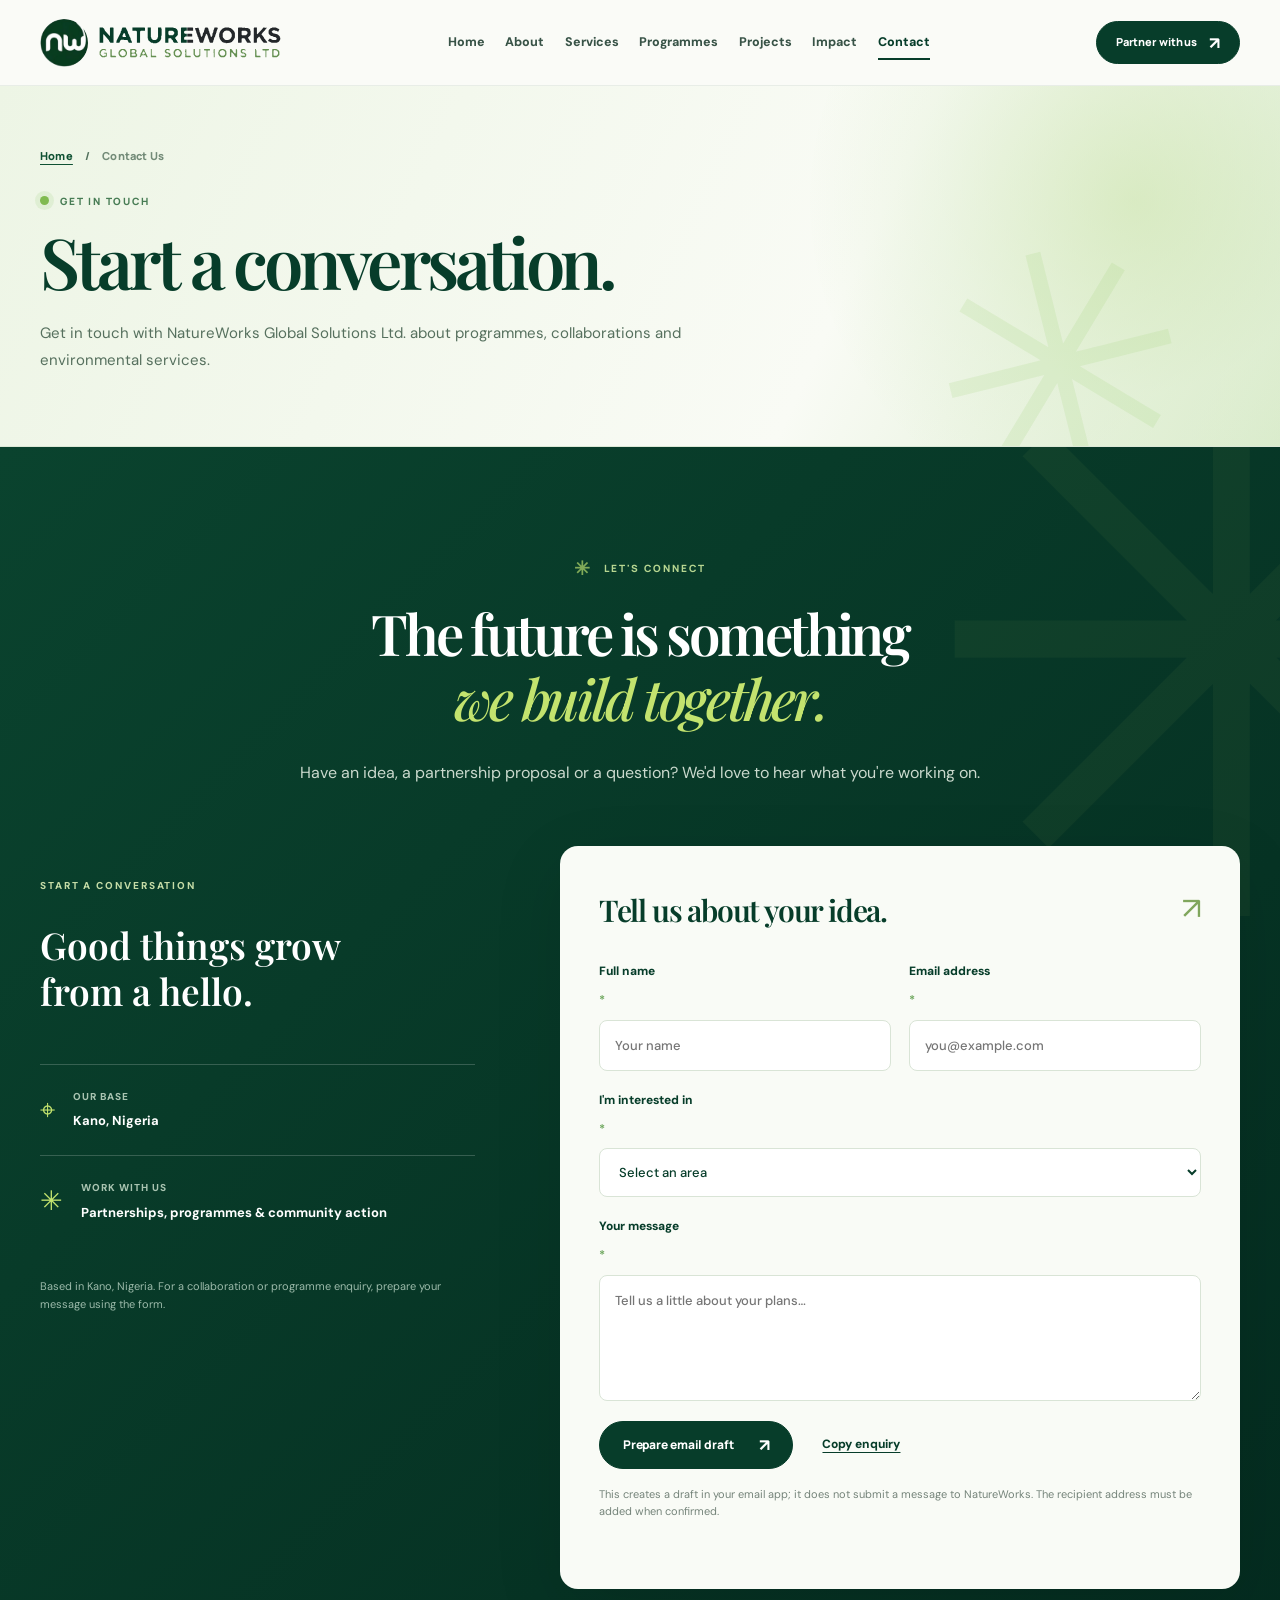
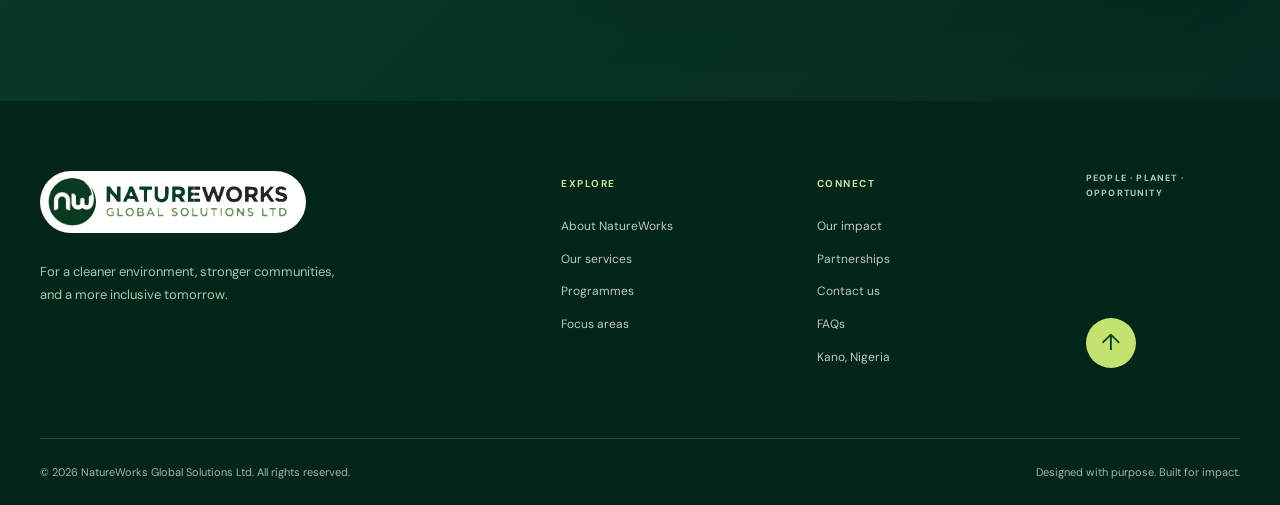
<file: contact.html>
<!doctype html>
<html lang="en">
<head>
  <meta charset="UTF-8">
  <meta name="viewport" content="width=device-width, initial-scale=1">
  <meta name="theme-color" content="#073d2a">
  <meta name="description" content="Get in touch with NatureWorks Global Solutions Ltd. about programmes, collaborations and environmental services.">
  <meta property="og:type" content="website">
  <meta property="og:title" content="Contact Us | NatureWorks Global Solutions">
  <meta property="og:description" content="Get in touch with NatureWorks Global Solutions Ltd. about programmes, collaborations and environmental services.">
  <title>Contact Us | NatureWorks Global Solutions Ltd.</title>
  <link rel="icon" href="assets/natureworks-original-exact.jpg" type="image/jpeg">
  <link rel="canonical" href="https://nine-rouge-mu.vercel.app/contact.html">
  <meta name="robots" content="index, follow, max-image-preview:large">
  <meta property="og:url" content="https://nine-rouge-mu.vercel.app/contact.html">
  <meta property="og:image" content="https://nine-rouge-mu.vercel.app/assets/natureworks-slide-09.webp">
  <meta property="og:image:alt" content="NatureWorks community members at an environmental activity in Kano, Nigeria.">
  <meta name="twitter:card" content="summary_large_image">
  <link rel="preconnect" href="https://fonts.googleapis.com">
  <link rel="preconnect" href="https://fonts.gstatic.com" crossorigin>
  <link href="https://fonts.googleapis.com/css2?family=DM+Sans:wght@400;500;600;700;800&family=Manrope:wght@400;500;600;700;800&family=Playfair+Display:wght@500;600;700&display=swap" rel="stylesheet">
  <link rel="stylesheet" href="assets/styles.css">
  <script defer src="assets/app.js"></script>
  <script type="application/ld+json">{"@context":"https://schema.org","@type":"Organization","name":"NatureWorks Global Solutions Ltd.","description":"A sustainability-focused organization working in environmental protection, waste management, plastic recycling, climate action, sustainable agriculture and inclusive community development.","address":{"@type":"PostalAddress","addressLocality":"Kano","addressCountry":"NG"}}</script>
</head>
<body id="top" data-page="contact">
  <a class="skip-link" href="#main">Skip to content</a>
  <header class="site-header" id="site-header">
    <div class="container nav-shell">
      <a href="index.html" class="brand" aria-label="NatureWorks Global Solutions - Home">
        <span class="brand-mark" aria-hidden="true"><svg viewBox="0 0 64 64" fill="none"><circle cx="32" cy="32" r="31" fill="#073d2a"/><path d="M12 43V27c0-6 8-7 9 0v16M21 29c0-8 12-10 13 0v14M35 24v13c0 9 13 10 13 0V24" stroke="#fff" stroke-width="6" stroke-linecap="round" stroke-linejoin="round"/><path d="M49 23c-2-8 2-12 6-15-1 7 0 11-6 15Z" fill="#B2D45F"/></svg></span>
        <span class="brand-words"><strong>NATUREWORKS</strong><small>GLOBAL SOLUTIONS LTD</small></span>
      </a>
      <nav class="desktop-nav" aria-label="Main navigation">
        <a class="nav-link" href="index.html">Home</a>
        <a class="nav-link" href="about.html">About</a>
        <a class="nav-link" href="services.html">Services</a>
        <a class="nav-link" href="programmes.html">Programmes</a>
        <a class="nav-link" href="projects.html">Projects</a>
        <a class="nav-link" href="impact.html">Impact</a>
        <a class="nav-link active" aria-current="page" href="contact.html">Contact</a>
      </nav>
      <a class="button button-dark nav-cta" href="partners.html">Partner with us <span aria-hidden="true">↗</span></a>
      <button class="menu-toggle" id="menu-toggle" type="button" aria-label="Open navigation" aria-expanded="false" aria-controls="mobile-nav"><span></span><span></span><span></span></button>
    </div>
    <nav class="mobile-nav" id="mobile-nav" aria-label="Mobile navigation" hidden>
      <a href="index.html">Home <span>01</span></a><a href="about.html">About us <span>02</span></a><a href="services.html">Our services <span>03</span></a><a href="programmes.html">Programmes <span>04</span></a><a href="projects.html">Projects <span>05</span></a><a href="impact.html">Our impact <span>06</span></a><a href="contact.html">Get in touch <span>07</span></a><a href="partners.html">Partnerships <span>08</span></a><a href="faq.html">FAQs <span>09</span></a>
      <p>PEOPLE · PLANET · OPPORTUNITY</p>
    </nav>
  </header>
  <main id="main">
    <section class="interior-banner" aria-labelledby="page-banner-title"><div class="container interior-banner-inner"><div class="interior-banner-left">
      <nav class="breadcrumb" aria-label="Breadcrumb"><a href="index.html">Home</a><span aria-hidden="true">/</span><span aria-current="page">Contact Us</span></nav>
      <p class="interior-kicker"><span class="interior-dot" aria-hidden="true"></span> GET IN TOUCH</p>
      <h1 id="page-banner-title">Start a conversation.</h1>
      <p class="interior-subtitle">Get in touch with NatureWorks Global Solutions Ltd. about programmes, collaborations and environmental services.</p>
      </div><span class="interior-banner-emblem" aria-hidden="true">✳</span></div></section>
    <section class="contact-section" id="contact" aria-labelledby="contact-title"><div class="container"><div class="contact-head"><p class="section-label light-label"><span class="label-mark">✳</span> LET'S CONNECT</p><h2 class="section-heading" id="contact-title">The future is something<br><em>we build together.</em></h2><p>Have an idea, a partnership proposal or a question? We'd love to hear what you're working on.</p></div><div class="contact-grid"><div class="contact-info"><span class="contact-info-title">START A CONVERSATION</span><h3>Good things grow<br>from a hello.</h3><div class="contact-info-row"><span>⌖</span><div><small>OUR BASE</small><strong>Kano, Nigeria</strong></div></div><div class="contact-info-row"><span>✳</span><div><small>WORK WITH US</small><strong>Partnerships, programmes & community action</strong></div></div><p class="contact-note">Based in Kano, Nigeria. For a collaboration or programme enquiry, prepare your message using the form.</p></div><form class="contact-form" id="contact-form" novalidate><div class="form-top"><h3>Tell us about your idea.</h3><span>↗</span></div><div class="form-row"><label>Full name <span>*</span><input type="text" name="name" placeholder="Your name" required maxlength="120" autocomplete="name"></label><label>Email address <span>*</span><input type="email" name="email" placeholder="you@example.com" required maxlength="180" autocomplete="email"></label></div><label>I'm interested in <span>*</span><select name="interest" required><option value="">Select an area</option><option>Partnership / collaboration</option><option>Training programmes</option><option>Recycling & waste management</option><option>Climate & agriculture</option><option>Donation / investment</option><option>General enquiry</option></select></label><label>Your message <span>*</span><textarea name="message" rows="4" placeholder="Tell us a little about your plans…" required minlength="10" maxlength="4000"></textarea></label><div class="form-actions"><button class="button button-dark" type="submit">Prepare email draft <span aria-hidden="true">↗</span></button><button class="copy-button" type="button" id="copy-enquiry">Copy enquiry</button></div><p class="form-disclaimer">This creates a draft in your email app; it does not submit a message to NatureWorks. The recipient address must be added when confirmed.</p><p class="form-status" id="form-status" role="status" aria-live="polite"></p></form></div></div></section>
  </main>
  <footer class="footer"><div class="container"><div class="footer-main"><div class="footer-brand-col"><a href="index.html" class="brand brand-footer" aria-label="NatureWorks home"><span class="brand-mark" aria-hidden="true"><svg viewBox="0 0 64 64" fill="none"><circle cx="32" cy="32" r="31" fill="#fff"/><path d="M12 43V27c0-6 8-7 9 0v16M21 29c0-8 12-10 13 0v14M35 24v13c0 9 13 10 13 0V24" stroke="#073d2a" stroke-width="6" stroke-linecap="round" stroke-linejoin="round"/><path d="M49 23c-2-8 2-12 6-15-1 7 0 11-6 15Z" fill="#B2D45F"/></svg></span><span class="brand-words"><strong>NATUREWORKS</strong><small>GLOBAL SOLUTIONS LTD</small></span></a><p>For a cleaner environment, stronger communities, and a more inclusive tomorrow.</p></div><div class="footer-links"><h4>EXPLORE</h4><a href="about.html">About NatureWorks</a><a href="services.html">Our services</a><a href="programmes.html">Programmes</a><a href="projects.html">Focus areas</a></div><div class="footer-links"><h4>CONNECT</h4><a href="impact.html">Our impact</a><a href="partners.html">Partnerships</a><a href="contact.html">Contact us</a><a href="faq.html">FAQs</a><span>Kano, Nigeria</span></div><div class="footer-final"><span>PEOPLE · PLANET · OPPORTUNITY</span><a href="#top" class="back-top" aria-label="Back to top">↑</a></div></div><div class="footer-bottom"><span>© <span id="year"></span> NatureWorks Global Solutions Ltd. All rights reserved.</span><span>Designed with purpose. Built for impact.</span></div></div></footer>
</body>
</html>
</file>
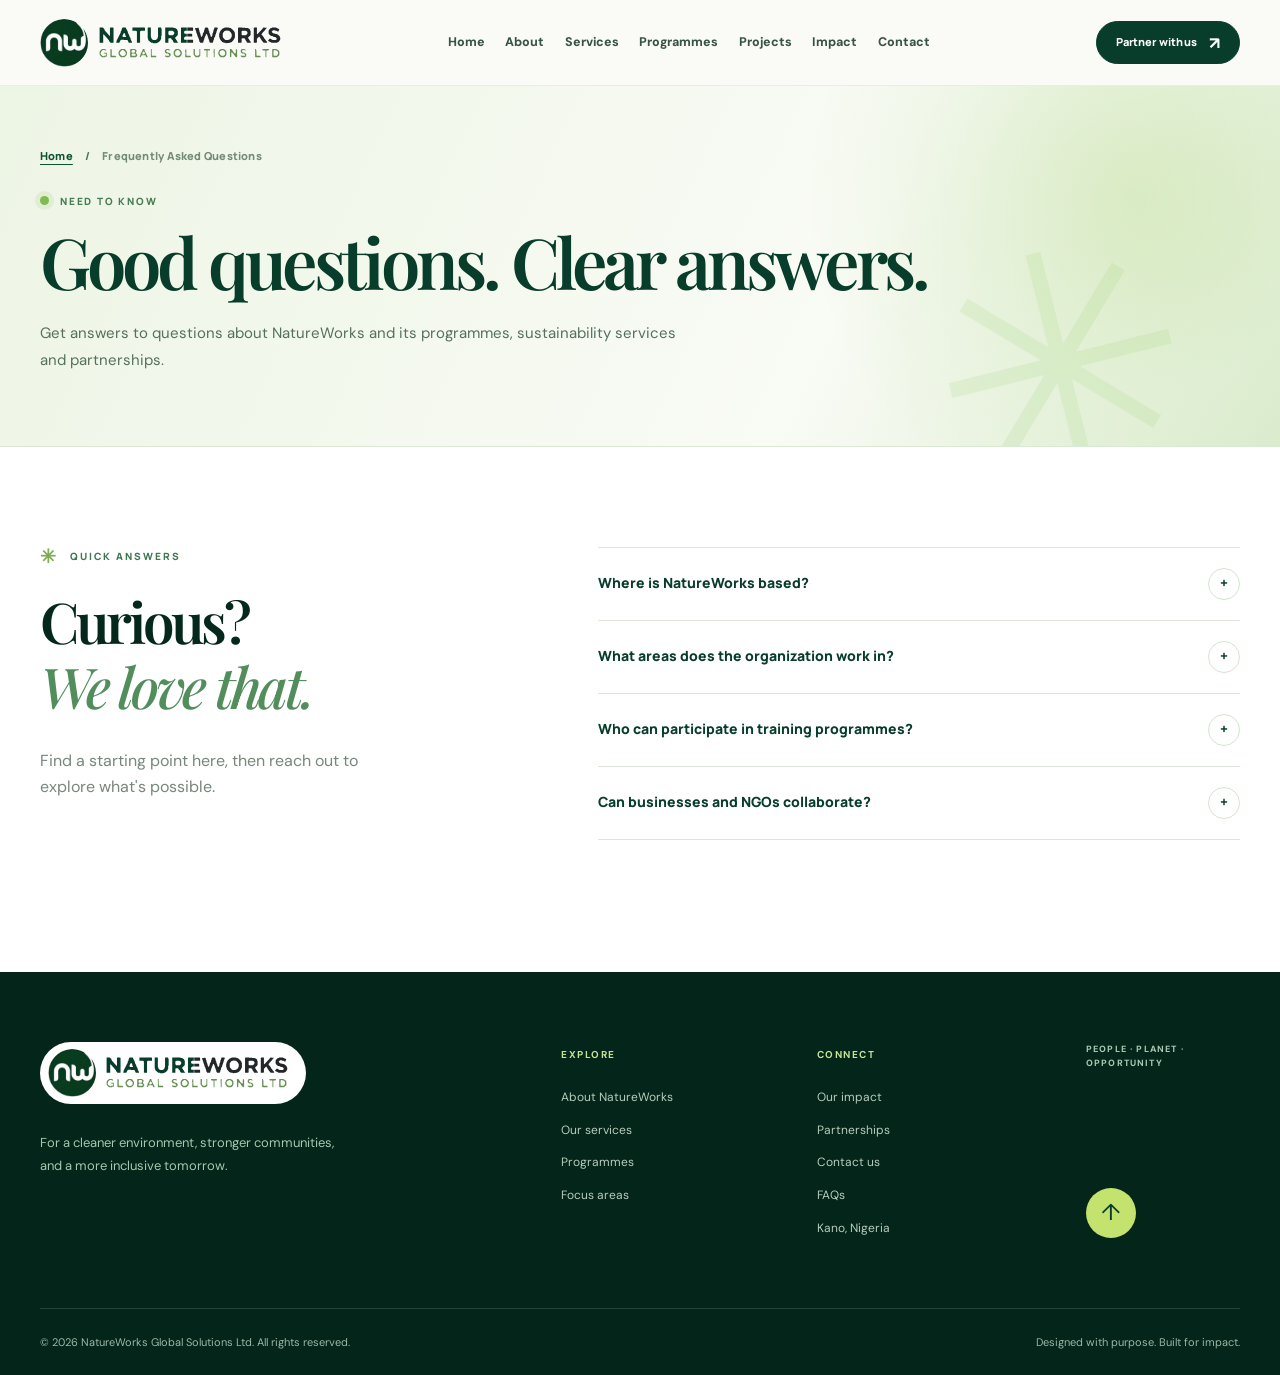
<file: faq.html>
<!doctype html>
<html lang="en">
<head>
  <meta charset="UTF-8">
  <meta name="viewport" content="width=device-width, initial-scale=1">
  <meta name="theme-color" content="#073d2a">
  <meta name="description" content="Get answers to questions about NatureWorks and its programmes, sustainability services and partnerships.">
  <meta property="og:type" content="website">
  <meta property="og:title" content="Frequently Asked Questions | NatureWorks Global Solutions">
  <meta property="og:description" content="Get answers to questions about NatureWorks and its programmes, sustainability services and partnerships.">
  <title>Frequently Asked Questions | NatureWorks Global Solutions Ltd.</title>
  <link rel="icon" href="assets/natureworks-original-exact.jpg" type="image/jpeg">
  <link rel="canonical" href="https://nine-rouge-mu.vercel.app/faq.html">
  <meta name="robots" content="index, follow, max-image-preview:large">
  <meta property="og:url" content="https://nine-rouge-mu.vercel.app/faq.html">
  <meta property="og:image" content="https://nine-rouge-mu.vercel.app/assets/natureworks-slide-09.webp">
  <meta property="og:image:alt" content="NatureWorks community members at an environmental activity in Kano, Nigeria.">
  <meta name="twitter:card" content="summary_large_image">
  <link rel="preconnect" href="https://fonts.googleapis.com">
  <link rel="preconnect" href="https://fonts.gstatic.com" crossorigin>
  <link href="https://fonts.googleapis.com/css2?family=DM+Sans:wght@400;500;600;700;800&family=Manrope:wght@400;500;600;700;800&family=Playfair+Display:wght@500;600;700&display=swap" rel="stylesheet">
  <link rel="stylesheet" href="assets/styles.css">
  <script defer src="assets/app.js"></script>
  <script type="application/ld+json">{"@context":"https://schema.org","@type":"Organization","name":"NatureWorks Global Solutions Ltd.","description":"A sustainability-focused organization working in environmental protection, waste management, plastic recycling, climate action, sustainable agriculture and inclusive community development.","address":{"@type":"PostalAddress","addressLocality":"Kano","addressCountry":"NG"}}</script>
</head>
<body id="top" data-page="faq">
  <a class="skip-link" href="#main">Skip to content</a>
  <header class="site-header" id="site-header">
    <div class="container nav-shell">
      <a href="index.html" class="brand" aria-label="NatureWorks Global Solutions - Home">
        <span class="brand-mark" aria-hidden="true"><svg viewBox="0 0 64 64" fill="none"><circle cx="32" cy="32" r="31" fill="#073d2a"/><path d="M12 43V27c0-6 8-7 9 0v16M21 29c0-8 12-10 13 0v14M35 24v13c0 9 13 10 13 0V24" stroke="#fff" stroke-width="6" stroke-linecap="round" stroke-linejoin="round"/><path d="M49 23c-2-8 2-12 6-15-1 7 0 11-6 15Z" fill="#B2D45F"/></svg></span>
        <span class="brand-words"><strong>NATUREWORKS</strong><small>GLOBAL SOLUTIONS LTD</small></span>
      </a>
      <nav class="desktop-nav" aria-label="Main navigation">
        <a class="nav-link" href="index.html">Home</a>
        <a class="nav-link" href="about.html">About</a>
        <a class="nav-link" href="services.html">Services</a>
        <a class="nav-link" href="programmes.html">Programmes</a>
        <a class="nav-link" href="projects.html">Projects</a>
        <a class="nav-link" href="impact.html">Impact</a>
        <a class="nav-link" href="contact.html">Contact</a>
      </nav>
      <a class="button button-dark nav-cta" href="partners.html">Partner with us <span aria-hidden="true">↗</span></a>
      <button class="menu-toggle" id="menu-toggle" type="button" aria-label="Open navigation" aria-expanded="false" aria-controls="mobile-nav"><span></span><span></span><span></span></button>
    </div>
    <nav class="mobile-nav" id="mobile-nav" aria-label="Mobile navigation" hidden>
      <a href="index.html">Home <span>01</span></a><a href="about.html">About us <span>02</span></a><a href="services.html">Our services <span>03</span></a><a href="programmes.html">Programmes <span>04</span></a><a href="projects.html">Projects <span>05</span></a><a href="impact.html">Our impact <span>06</span></a><a href="contact.html">Get in touch <span>07</span></a><a href="partners.html">Partnerships <span>08</span></a><a href="faq.html">FAQs <span>09</span></a>
      <p>PEOPLE · PLANET · OPPORTUNITY</p>
    </nav>
  </header>
  <main id="main">
    <section class="interior-banner" aria-labelledby="page-banner-title"><div class="container interior-banner-inner"><div class="interior-banner-left">
      <nav class="breadcrumb" aria-label="Breadcrumb"><a href="index.html">Home</a><span aria-hidden="true">/</span><span aria-current="page">Frequently Asked Questions</span></nav>
      <p class="interior-kicker"><span class="interior-dot" aria-hidden="true"></span> NEED TO KNOW</p>
      <h1 id="page-banner-title">Good questions. Clear answers.</h1>
      <p class="interior-subtitle">Get answers to questions about NatureWorks and its programmes, sustainability services and partnerships.</p>
      </div><span class="interior-banner-emblem" aria-hidden="true">✳</span></div></section>
    <section class="section faq faq-standalone" id="faq" aria-labelledby="faq-title"><div class="container faq-grid"><div><p class="section-label"><span class="label-mark">✳</span> QUICK ANSWERS</p><h2 class="section-heading" id="faq-title">Curious?<br><em>We love that.</em></h2><p>Find a starting point here, then reach out to explore what's possible.</p></div><div class="faq-list"><details><summary>Where is NatureWorks based? <span aria-hidden="true">+</span></summary><p>NatureWorks Global Solutions Ltd. is based in Kano, Nigeria, and focuses on community-driven sustainability initiatives.</p></details><details><summary>What areas does the organization work in? <span aria-hidden="true">+</span></summary><p>Environmental protection, waste management, plastic recycling, climate action, sustainable agriculture, and inclusive community development.</p></details><details><summary>Who can participate in training programmes? <span aria-hidden="true">+</span></summary><p>NatureWorks prioritizes inclusive opportunities, including pathways for women, youth and persons with disabilities. Programme-specific requirements and availability will be shared when confirmed.</p></details><details><summary>Can businesses and NGOs collaborate? <span aria-hidden="true">+</span></summary><p>Yes. The organization welcomes partnership conversations with businesses, development organizations, donors, investors and community groups.</p></details></div></div></section>
  </main>
  <footer class="footer"><div class="container"><div class="footer-main"><div class="footer-brand-col"><a href="index.html" class="brand brand-footer" aria-label="NatureWorks home"><span class="brand-mark" aria-hidden="true"><svg viewBox="0 0 64 64" fill="none"><circle cx="32" cy="32" r="31" fill="#fff"/><path d="M12 43V27c0-6 8-7 9 0v16M21 29c0-8 12-10 13 0v14M35 24v13c0 9 13 10 13 0V24" stroke="#073d2a" stroke-width="6" stroke-linecap="round" stroke-linejoin="round"/><path d="M49 23c-2-8 2-12 6-15-1 7 0 11-6 15Z" fill="#B2D45F"/></svg></span><span class="brand-words"><strong>NATUREWORKS</strong><small>GLOBAL SOLUTIONS LTD</small></span></a><p>For a cleaner environment, stronger communities, and a more inclusive tomorrow.</p></div><div class="footer-links"><h4>EXPLORE</h4><a href="about.html">About NatureWorks</a><a href="services.html">Our services</a><a href="programmes.html">Programmes</a><a href="projects.html">Focus areas</a></div><div class="footer-links"><h4>CONNECT</h4><a href="impact.html">Our impact</a><a href="partners.html">Partnerships</a><a href="contact.html">Contact us</a><a href="faq.html">FAQs</a><span>Kano, Nigeria</span></div><div class="footer-final"><span>PEOPLE · PLANET · OPPORTUNITY</span><a href="#top" class="back-top" aria-label="Back to top">↑</a></div></div><div class="footer-bottom"><span>© <span id="year"></span> NatureWorks Global Solutions Ltd. All rights reserved.</span><span>Designed with purpose. Built for impact.</span></div></div></footer>
</body>
</html>
</file>
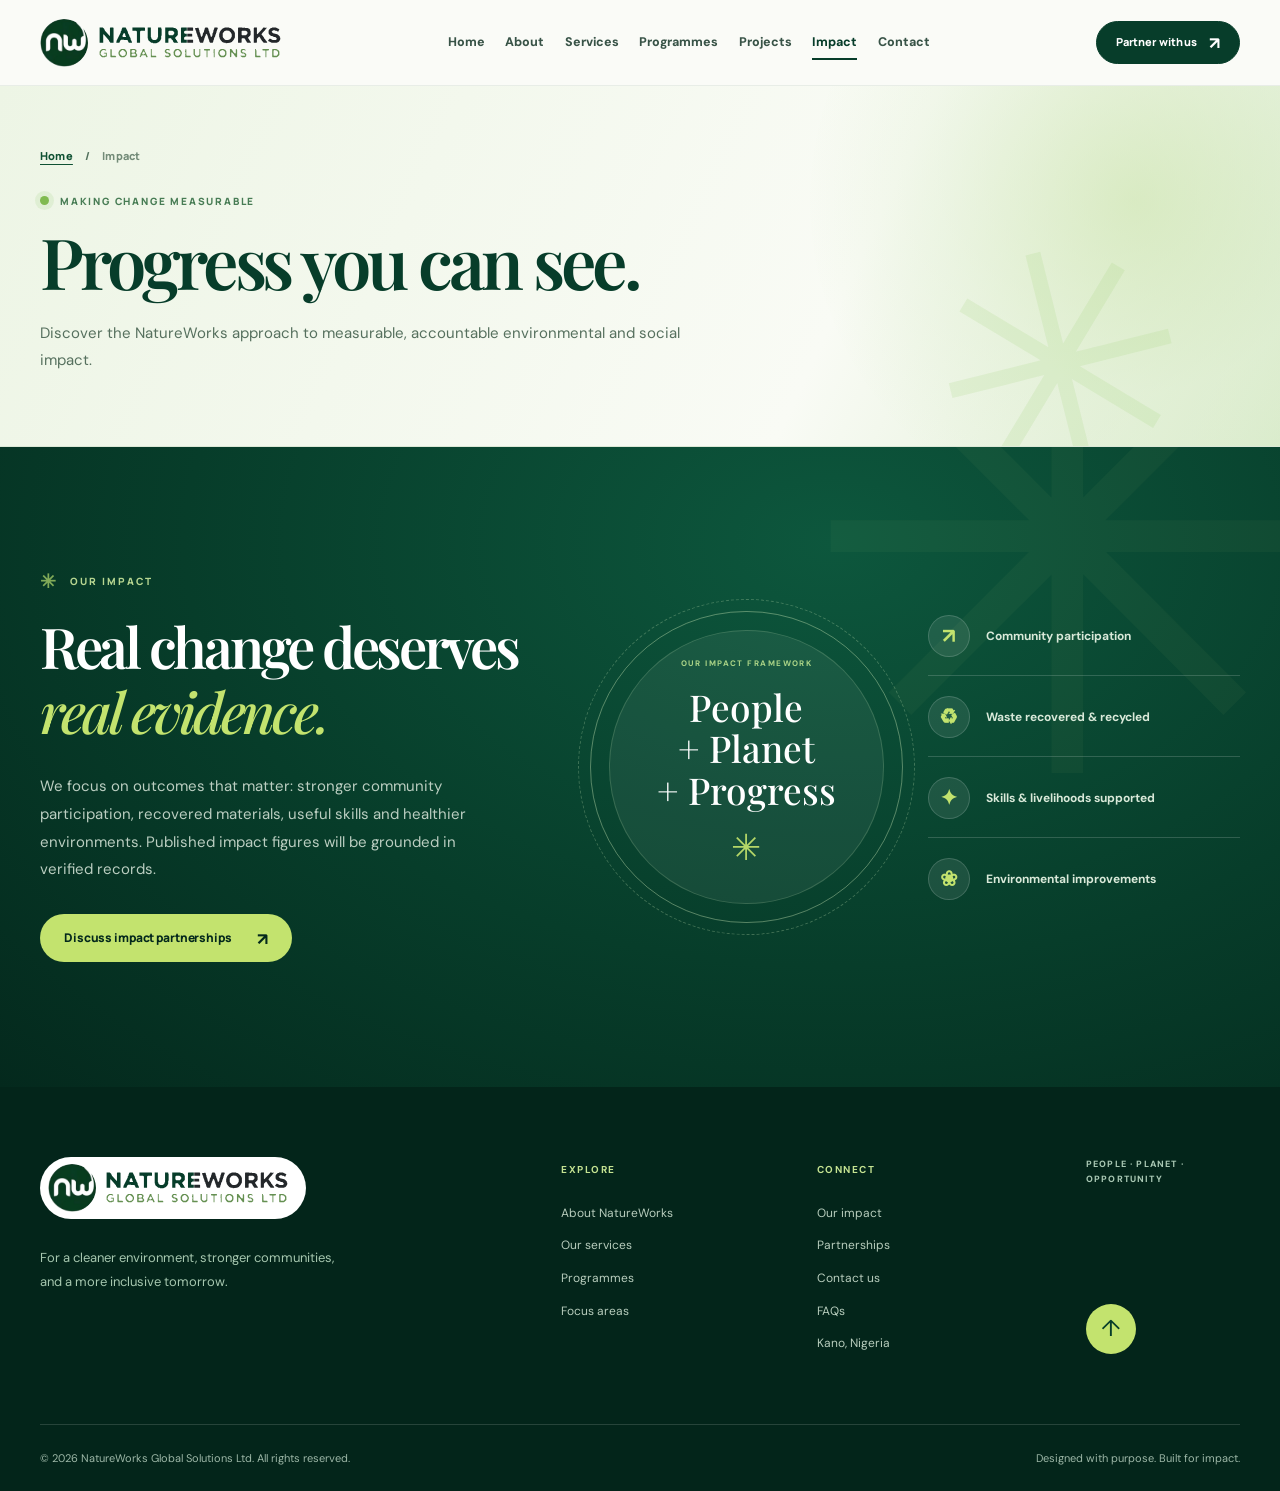
<file: impact.html>
<!doctype html>
<html lang="en">
<head>
  <meta charset="UTF-8">
  <meta name="viewport" content="width=device-width, initial-scale=1">
  <meta name="theme-color" content="#073d2a">
  <meta name="description" content="Discover the NatureWorks approach to measurable, accountable environmental and social impact.">
  <meta property="og:type" content="website">
  <meta property="og:title" content="Impact | NatureWorks Global Solutions">
  <meta property="og:description" content="Discover the NatureWorks approach to measurable, accountable environmental and social impact.">
  <title>Impact | NatureWorks Global Solutions Ltd.</title>
  <link rel="icon" href="assets/natureworks-original-exact.jpg" type="image/jpeg">
  <link rel="canonical" href="https://nine-rouge-mu.vercel.app/impact.html">
  <meta name="robots" content="index, follow, max-image-preview:large">
  <meta property="og:url" content="https://nine-rouge-mu.vercel.app/impact.html">
  <meta property="og:image" content="https://nine-rouge-mu.vercel.app/assets/natureworks-slide-09.webp">
  <meta property="og:image:alt" content="NatureWorks community members at an environmental activity in Kano, Nigeria.">
  <meta name="twitter:card" content="summary_large_image">
  <link rel="preconnect" href="https://fonts.googleapis.com">
  <link rel="preconnect" href="https://fonts.gstatic.com" crossorigin>
  <link href="https://fonts.googleapis.com/css2?family=DM+Sans:wght@400;500;600;700;800&family=Manrope:wght@400;500;600;700;800&family=Playfair+Display:wght@500;600;700&display=swap" rel="stylesheet">
  <link rel="stylesheet" href="assets/styles.css">
  <script defer src="assets/app.js"></script>
  <script type="application/ld+json">{"@context":"https://schema.org","@type":"Organization","name":"NatureWorks Global Solutions Ltd.","description":"A sustainability-focused organization working in environmental protection, waste management, plastic recycling, climate action, sustainable agriculture and inclusive community development.","address":{"@type":"PostalAddress","addressLocality":"Kano","addressCountry":"NG"}}</script>
</head>
<body id="top" data-page="impact">
  <a class="skip-link" href="#main">Skip to content</a>
  <header class="site-header" id="site-header">
    <div class="container nav-shell">
      <a href="index.html" class="brand" aria-label="NatureWorks Global Solutions - Home">
        <span class="brand-mark" aria-hidden="true"><svg viewBox="0 0 64 64" fill="none"><circle cx="32" cy="32" r="31" fill="#073d2a"/><path d="M12 43V27c0-6 8-7 9 0v16M21 29c0-8 12-10 13 0v14M35 24v13c0 9 13 10 13 0V24" stroke="#fff" stroke-width="6" stroke-linecap="round" stroke-linejoin="round"/><path d="M49 23c-2-8 2-12 6-15-1 7 0 11-6 15Z" fill="#B2D45F"/></svg></span>
        <span class="brand-words"><strong>NATUREWORKS</strong><small>GLOBAL SOLUTIONS LTD</small></span>
      </a>
      <nav class="desktop-nav" aria-label="Main navigation">
        <a class="nav-link" href="index.html">Home</a>
        <a class="nav-link" href="about.html">About</a>
        <a class="nav-link" href="services.html">Services</a>
        <a class="nav-link" href="programmes.html">Programmes</a>
        <a class="nav-link" href="projects.html">Projects</a>
        <a class="nav-link active" aria-current="page" href="impact.html">Impact</a>
        <a class="nav-link" href="contact.html">Contact</a>
      </nav>
      <a class="button button-dark nav-cta" href="partners.html">Partner with us <span aria-hidden="true">↗</span></a>
      <button class="menu-toggle" id="menu-toggle" type="button" aria-label="Open navigation" aria-expanded="false" aria-controls="mobile-nav"><span></span><span></span><span></span></button>
    </div>
    <nav class="mobile-nav" id="mobile-nav" aria-label="Mobile navigation" hidden>
      <a href="index.html">Home <span>01</span></a><a href="about.html">About us <span>02</span></a><a href="services.html">Our services <span>03</span></a><a href="programmes.html">Programmes <span>04</span></a><a href="projects.html">Projects <span>05</span></a><a href="impact.html">Our impact <span>06</span></a><a href="contact.html">Get in touch <span>07</span></a><a href="partners.html">Partnerships <span>08</span></a><a href="faq.html">FAQs <span>09</span></a>
      <p>PEOPLE · PLANET · OPPORTUNITY</p>
    </nav>
  </header>
  <main id="main">
    <section class="interior-banner" aria-labelledby="page-banner-title"><div class="container interior-banner-inner"><div class="interior-banner-left">
      <nav class="breadcrumb" aria-label="Breadcrumb"><a href="index.html">Home</a><span aria-hidden="true">/</span><span aria-current="page">Impact</span></nav>
      <p class="interior-kicker"><span class="interior-dot" aria-hidden="true"></span> MAKING CHANGE MEASURABLE</p>
      <h1 id="page-banner-title">Progress you can see.</h1>
      <p class="interior-subtitle">Discover the NatureWorks approach to measurable, accountable environmental and social impact.</p>
      </div><span class="interior-banner-emblem" aria-hidden="true">✳</span></div></section>
    <section class="impact" id="impact" aria-labelledby="impact-title"><div class="container impact-grid"><div data-reveal><p class="section-label light-label"><span class="label-mark">✳</span> OUR IMPACT</p><h2 class="section-heading" id="impact-title">Real change deserves <em>real evidence.</em></h2><p>We focus on outcomes that matter: stronger community participation, recovered materials, useful skills and healthier environments. Published impact figures will be grounded in verified records.</p><a class="button button-light" href="contact.html">Discuss impact partnerships <span aria-hidden="true">↗</span></a></div><div class="impact-right" data-reveal><div class="impact-ring"><div><span>OUR IMPACT FRAMEWORK</span><strong>People<br>+ Planet<br>+ Progress</strong><span class="impact-asterisk">✳</span></div></div><div class="impact-measures"><div><span class="measure-icon">↗</span><span>Community participation</span></div><div><span class="measure-icon">♻</span><span>Waste recovered & recycled</span></div><div><span class="measure-icon">✦</span><span>Skills & livelihoods supported</span></div><div><span class="measure-icon">❀</span><span>Environmental improvements</span></div></div></div></div></section>
  </main>
  <footer class="footer"><div class="container"><div class="footer-main"><div class="footer-brand-col"><a href="index.html" class="brand brand-footer" aria-label="NatureWorks home"><span class="brand-mark" aria-hidden="true"><svg viewBox="0 0 64 64" fill="none"><circle cx="32" cy="32" r="31" fill="#fff"/><path d="M12 43V27c0-6 8-7 9 0v16M21 29c0-8 12-10 13 0v14M35 24v13c0 9 13 10 13 0V24" stroke="#073d2a" stroke-width="6" stroke-linecap="round" stroke-linejoin="round"/><path d="M49 23c-2-8 2-12 6-15-1 7 0 11-6 15Z" fill="#B2D45F"/></svg></span><span class="brand-words"><strong>NATUREWORKS</strong><small>GLOBAL SOLUTIONS LTD</small></span></a><p>For a cleaner environment, stronger communities, and a more inclusive tomorrow.</p></div><div class="footer-links"><h4>EXPLORE</h4><a href="about.html">About NatureWorks</a><a href="services.html">Our services</a><a href="programmes.html">Programmes</a><a href="projects.html">Focus areas</a></div><div class="footer-links"><h4>CONNECT</h4><a href="impact.html">Our impact</a><a href="partners.html">Partnerships</a><a href="contact.html">Contact us</a><a href="faq.html">FAQs</a><span>Kano, Nigeria</span></div><div class="footer-final"><span>PEOPLE · PLANET · OPPORTUNITY</span><a href="#top" class="back-top" aria-label="Back to top">↑</a></div></div><div class="footer-bottom"><span>© <span id="year"></span> NatureWorks Global Solutions Ltd. All rights reserved.</span><span>Designed with purpose. Built for impact.</span></div></div></footer>
</body>
</html>
</file>
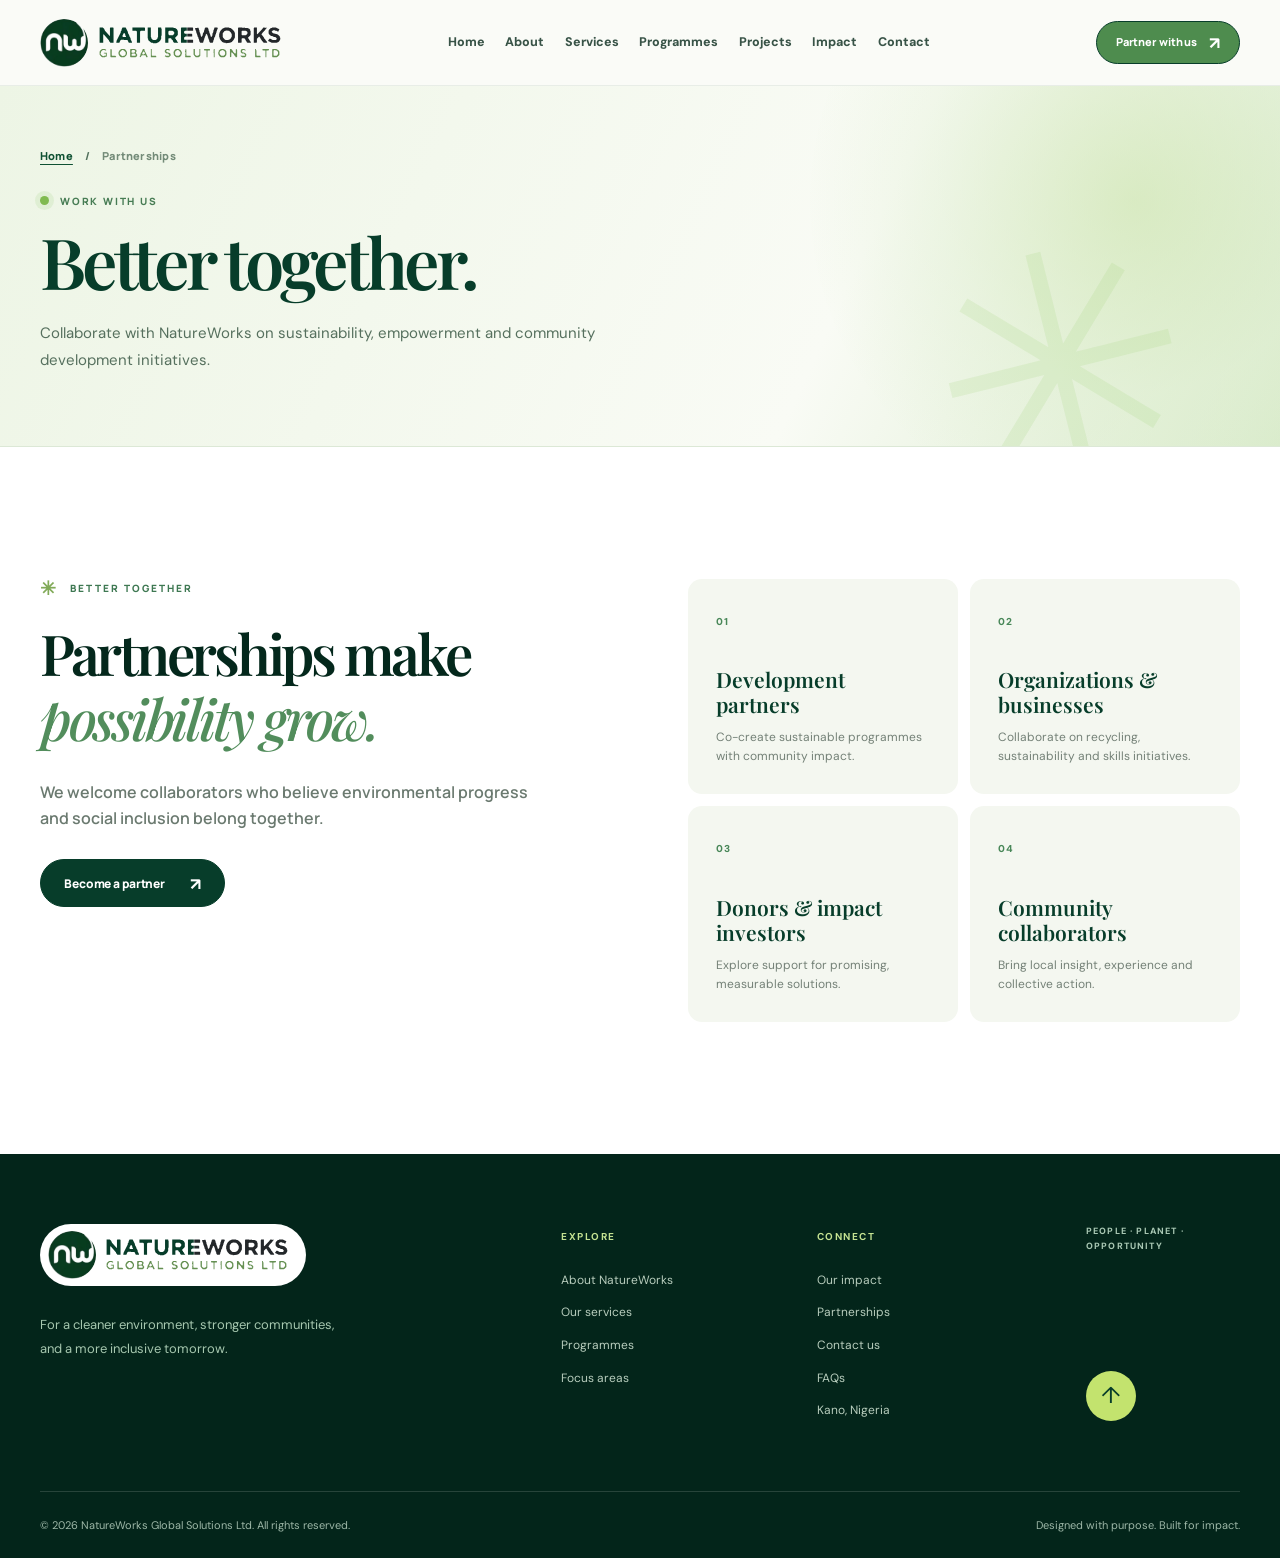
<file: partners.html>
<!doctype html>
<html lang="en">
<head>
  <meta charset="UTF-8">
  <meta name="viewport" content="width=device-width, initial-scale=1">
  <meta name="theme-color" content="#073d2a">
  <meta name="description" content="Collaborate with NatureWorks on sustainability, empowerment and community development initiatives.">
  <meta property="og:type" content="website">
  <meta property="og:title" content="Partnerships | NatureWorks Global Solutions">
  <meta property="og:description" content="Collaborate with NatureWorks on sustainability, empowerment and community development initiatives.">
  <title>Partnerships | NatureWorks Global Solutions Ltd.</title>
  <link rel="icon" href="assets/natureworks-original-exact.jpg" type="image/jpeg">
  <link rel="canonical" href="https://nine-rouge-mu.vercel.app/partners.html">
  <meta name="robots" content="index, follow, max-image-preview:large">
  <meta property="og:url" content="https://nine-rouge-mu.vercel.app/partners.html">
  <meta property="og:image" content="https://nine-rouge-mu.vercel.app/assets/natureworks-slide-09.webp">
  <meta property="og:image:alt" content="NatureWorks community members at an environmental activity in Kano, Nigeria.">
  <meta name="twitter:card" content="summary_large_image">
  <link rel="preconnect" href="https://fonts.googleapis.com">
  <link rel="preconnect" href="https://fonts.gstatic.com" crossorigin>
  <link href="https://fonts.googleapis.com/css2?family=DM+Sans:wght@400;500;600;700;800&family=Manrope:wght@400;500;600;700;800&family=Playfair+Display:wght@500;600;700&display=swap" rel="stylesheet">
  <link rel="stylesheet" href="assets/styles.css">
  <script defer src="assets/app.js"></script>
  <script type="application/ld+json">{"@context":"https://schema.org","@type":"Organization","name":"NatureWorks Global Solutions Ltd.","description":"A sustainability-focused organization working in environmental protection, waste management, plastic recycling, climate action, sustainable agriculture and inclusive community development.","address":{"@type":"PostalAddress","addressLocality":"Kano","addressCountry":"NG"}}</script>
</head>
<body id="top" data-page="partners">
  <a class="skip-link" href="#main">Skip to content</a>
  <header class="site-header" id="site-header">
    <div class="container nav-shell">
      <a href="index.html" class="brand" aria-label="NatureWorks Global Solutions - Home">
        <span class="brand-mark" aria-hidden="true"><svg viewBox="0 0 64 64" fill="none"><circle cx="32" cy="32" r="31" fill="#073d2a"/><path d="M12 43V27c0-6 8-7 9 0v16M21 29c0-8 12-10 13 0v14M35 24v13c0 9 13 10 13 0V24" stroke="#fff" stroke-width="6" stroke-linecap="round" stroke-linejoin="round"/><path d="M49 23c-2-8 2-12 6-15-1 7 0 11-6 15Z" fill="#B2D45F"/></svg></span>
        <span class="brand-words"><strong>NATUREWORKS</strong><small>GLOBAL SOLUTIONS LTD</small></span>
      </a>
      <nav class="desktop-nav" aria-label="Main navigation">
        <a class="nav-link" href="index.html">Home</a>
        <a class="nav-link" href="about.html">About</a>
        <a class="nav-link" href="services.html">Services</a>
        <a class="nav-link" href="programmes.html">Programmes</a>
        <a class="nav-link" href="projects.html">Projects</a>
        <a class="nav-link" href="impact.html">Impact</a>
        <a class="nav-link" href="contact.html">Contact</a>
      </nav>
      <a class="button button-dark nav-cta" aria-current="page" href="partners.html">Partner with us <span aria-hidden="true">↗</span></a>
      <button class="menu-toggle" id="menu-toggle" type="button" aria-label="Open navigation" aria-expanded="false" aria-controls="mobile-nav"><span></span><span></span><span></span></button>
    </div>
    <nav class="mobile-nav" id="mobile-nav" aria-label="Mobile navigation" hidden>
      <a href="index.html">Home <span>01</span></a><a href="about.html">About us <span>02</span></a><a href="services.html">Our services <span>03</span></a><a href="programmes.html">Programmes <span>04</span></a><a href="projects.html">Projects <span>05</span></a><a href="impact.html">Our impact <span>06</span></a><a href="contact.html">Get in touch <span>07</span></a><a href="partners.html">Partnerships <span>08</span></a><a href="faq.html">FAQs <span>09</span></a>
      <p>PEOPLE · PLANET · OPPORTUNITY</p>
    </nav>
  </header>
  <main id="main">
    <section class="interior-banner" aria-labelledby="page-banner-title"><div class="container interior-banner-inner"><div class="interior-banner-left">
      <nav class="breadcrumb" aria-label="Breadcrumb"><a href="index.html">Home</a><span aria-hidden="true">/</span><span aria-current="page">Partnerships</span></nav>
      <p class="interior-kicker"><span class="interior-dot" aria-hidden="true"></span> WORK WITH US</p>
      <h1 id="page-banner-title">Better together.</h1>
      <p class="interior-subtitle">Collaborate with NatureWorks on sustainability, empowerment and community development initiatives.</p>
      </div><span class="interior-banner-emblem" aria-hidden="true">✳</span></div></section>
    <section class="section partners" id="partners" aria-labelledby="partners-title"><div class="container"><div class="partners-grid"><div data-reveal><p class="section-label"><span class="label-mark">✳</span> BETTER TOGETHER</p><h2 class="section-heading" id="partners-title">Partnerships make<br><em>possibility grow.</em></h2><p class="section-lead">We welcome collaborators who believe environmental progress and social inclusion belong together.</p><a href="contact.html" class="button button-dark">Become a partner <span aria-hidden="true">↗</span></a></div><div class="partner-types" data-reveal><div><span>01</span><h3>Development partners</h3><p>Co-create sustainable programmes with community impact.</p></div><div><span>02</span><h3>Organizations & businesses</h3><p>Collaborate on recycling, sustainability and skills initiatives.</p></div><div><span>03</span><h3>Donors & impact investors</h3><p>Explore support for promising, measurable solutions.</p></div><div><span>04</span><h3>Community collaborators</h3><p>Bring local insight, experience and collective action.</p></div></div></div></div></section>
  </main>
  <footer class="footer"><div class="container"><div class="footer-main"><div class="footer-brand-col"><a href="index.html" class="brand brand-footer" aria-label="NatureWorks home"><span class="brand-mark" aria-hidden="true"><svg viewBox="0 0 64 64" fill="none"><circle cx="32" cy="32" r="31" fill="#fff"/><path d="M12 43V27c0-6 8-7 9 0v16M21 29c0-8 12-10 13 0v14M35 24v13c0 9 13 10 13 0V24" stroke="#073d2a" stroke-width="6" stroke-linecap="round" stroke-linejoin="round"/><path d="M49 23c-2-8 2-12 6-15-1 7 0 11-6 15Z" fill="#B2D45F"/></svg></span><span class="brand-words"><strong>NATUREWORKS</strong><small>GLOBAL SOLUTIONS LTD</small></span></a><p>For a cleaner environment, stronger communities, and a more inclusive tomorrow.</p></div><div class="footer-links"><h4>EXPLORE</h4><a href="about.html">About NatureWorks</a><a href="services.html">Our services</a><a href="programmes.html">Programmes</a><a href="projects.html">Focus areas</a></div><div class="footer-links"><h4>CONNECT</h4><a href="impact.html">Our impact</a><a href="partners.html">Partnerships</a><a href="contact.html">Contact us</a><a href="faq.html">FAQs</a><span>Kano, Nigeria</span></div><div class="footer-final"><span>PEOPLE · PLANET · OPPORTUNITY</span><a href="#top" class="back-top" aria-label="Back to top">↑</a></div></div><div class="footer-bottom"><span>© <span id="year"></span> NatureWorks Global Solutions Ltd. All rights reserved.</span><span>Designed with purpose. Built for impact.</span></div></div></footer>
</body>
</html>
</file>
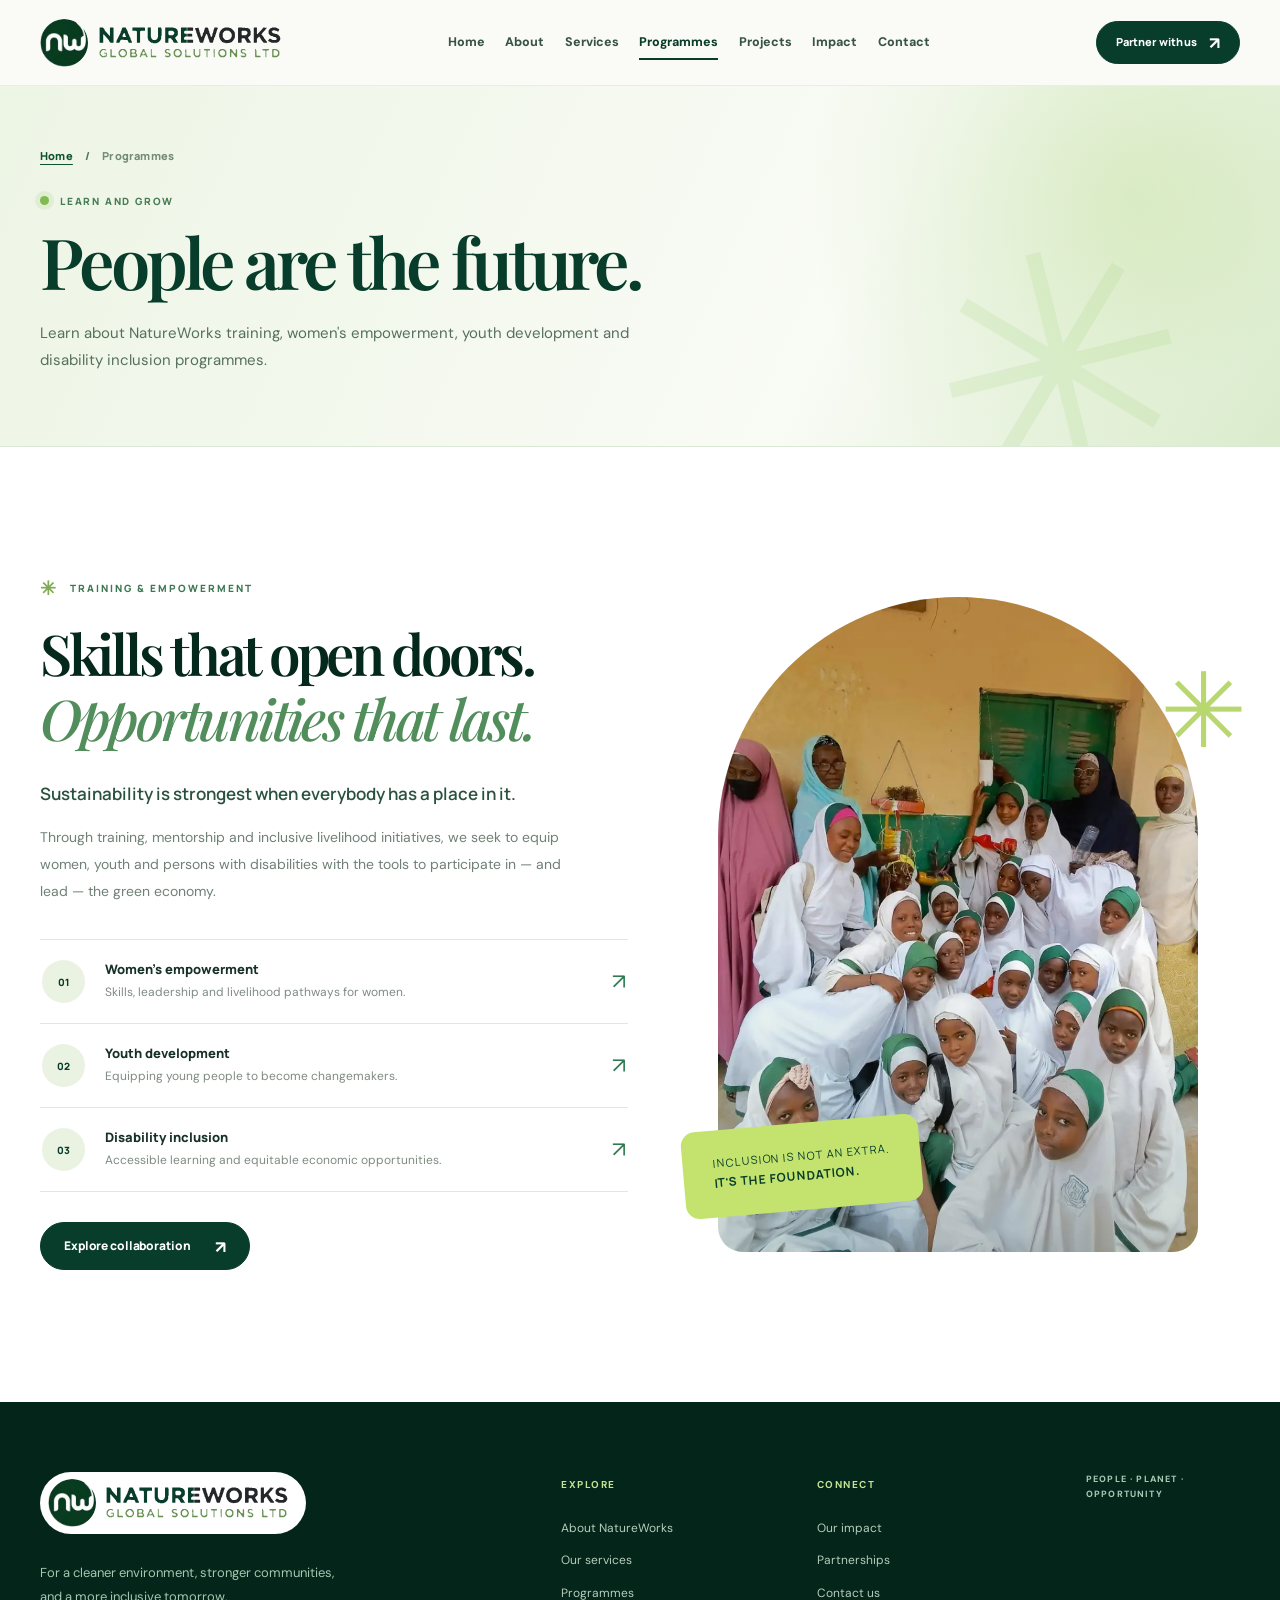
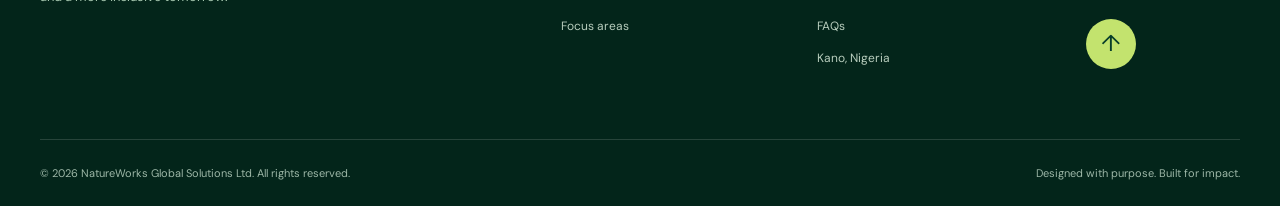
<file: programmes.html>
<!doctype html>
<html lang="en">
<head>
  <meta charset="UTF-8">
  <meta name="viewport" content="width=device-width, initial-scale=1">
  <meta name="theme-color" content="#073d2a">
  <meta name="description" content="Learn about NatureWorks training, women's empowerment, youth development and disability inclusion programmes.">
  <meta property="og:type" content="website">
  <meta property="og:title" content="Programmes | NatureWorks Global Solutions">
  <meta property="og:description" content="Learn about NatureWorks training, women's empowerment, youth development and disability inclusion programmes.">
  <title>Programmes | NatureWorks Global Solutions Ltd.</title>
  <link rel="icon" href="assets/natureworks-original-exact.jpg" type="image/jpeg">
  <link rel="canonical" href="https://nine-rouge-mu.vercel.app/programmes.html">
  <meta name="robots" content="index, follow, max-image-preview:large">
  <meta property="og:url" content="https://nine-rouge-mu.vercel.app/programmes.html">
  <meta property="og:image" content="https://nine-rouge-mu.vercel.app/assets/natureworks-slide-09.webp">
  <meta property="og:image:alt" content="NatureWorks community members at an environmental activity in Kano, Nigeria.">
  <meta name="twitter:card" content="summary_large_image">
  <link rel="preconnect" href="https://fonts.googleapis.com">
  <link rel="preconnect" href="https://fonts.gstatic.com" crossorigin>
  <link href="https://fonts.googleapis.com/css2?family=DM+Sans:wght@400;500;600;700;800&family=Manrope:wght@400;500;600;700;800&family=Playfair+Display:wght@500;600;700&display=swap" rel="stylesheet">
  <link rel="stylesheet" href="assets/styles.css">
  <script defer src="assets/app.js"></script>
  <script type="application/ld+json">{"@context":"https://schema.org","@type":"Organization","name":"NatureWorks Global Solutions Ltd.","description":"A sustainability-focused organization working in environmental protection, waste management, plastic recycling, climate action, sustainable agriculture and inclusive community development.","address":{"@type":"PostalAddress","addressLocality":"Kano","addressCountry":"NG"}}</script>
</head>
<body id="top" data-page="programmes">
  <a class="skip-link" href="#main">Skip to content</a>
  <header class="site-header" id="site-header">
    <div class="container nav-shell">
      <a href="index.html" class="brand" aria-label="NatureWorks Global Solutions - Home">
        <span class="brand-mark" aria-hidden="true"><svg viewBox="0 0 64 64" fill="none"><circle cx="32" cy="32" r="31" fill="#073d2a"/><path d="M12 43V27c0-6 8-7 9 0v16M21 29c0-8 12-10 13 0v14M35 24v13c0 9 13 10 13 0V24" stroke="#fff" stroke-width="6" stroke-linecap="round" stroke-linejoin="round"/><path d="M49 23c-2-8 2-12 6-15-1 7 0 11-6 15Z" fill="#B2D45F"/></svg></span>
        <span class="brand-words"><strong>NATUREWORKS</strong><small>GLOBAL SOLUTIONS LTD</small></span>
      </a>
      <nav class="desktop-nav" aria-label="Main navigation">
        <a class="nav-link" href="index.html">Home</a>
        <a class="nav-link" href="about.html">About</a>
        <a class="nav-link" href="services.html">Services</a>
        <a class="nav-link active" aria-current="page" href="programmes.html">Programmes</a>
        <a class="nav-link" href="projects.html">Projects</a>
        <a class="nav-link" href="impact.html">Impact</a>
        <a class="nav-link" href="contact.html">Contact</a>
      </nav>
      <a class="button button-dark nav-cta" href="partners.html">Partner with us <span aria-hidden="true">↗</span></a>
      <button class="menu-toggle" id="menu-toggle" type="button" aria-label="Open navigation" aria-expanded="false" aria-controls="mobile-nav"><span></span><span></span><span></span></button>
    </div>
    <nav class="mobile-nav" id="mobile-nav" aria-label="Mobile navigation" hidden>
      <a href="index.html">Home <span>01</span></a><a href="about.html">About us <span>02</span></a><a href="services.html">Our services <span>03</span></a><a href="programmes.html">Programmes <span>04</span></a><a href="projects.html">Projects <span>05</span></a><a href="impact.html">Our impact <span>06</span></a><a href="contact.html">Get in touch <span>07</span></a><a href="partners.html">Partnerships <span>08</span></a><a href="faq.html">FAQs <span>09</span></a>
      <p>PEOPLE · PLANET · OPPORTUNITY</p>
    </nav>
  </header>
  <main id="main">
    <section class="interior-banner" aria-labelledby="page-banner-title"><div class="container interior-banner-inner"><div class="interior-banner-left">
      <nav class="breadcrumb" aria-label="Breadcrumb"><a href="index.html">Home</a><span aria-hidden="true">/</span><span aria-current="page">Programmes</span></nav>
      <p class="interior-kicker"><span class="interior-dot" aria-hidden="true"></span> LEARN AND GROW</p>
      <h1 id="page-banner-title">People are the future.</h1>
      <p class="interior-subtitle">Learn about NatureWorks training, women's empowerment, youth development and disability inclusion programmes.</p>
      </div><span class="interior-banner-emblem" aria-hidden="true">✳</span></div></section>
    <section class="section programmes" id="programmes" aria-labelledby="programmes-title"><div class="container">
      <div class="programmes-grid"><div class="programme-copy" data-reveal><p class="section-label"><span class="label-mark">✳</span> TRAINING & EMPOWERMENT</p><h2 class="section-heading" id="programmes-title">Skills that open doors.<br><em>Opportunities that last.</em></h2><p class="section-lead">Sustainability is strongest when everybody has a place in it.</p><p>Through training, mentorship and inclusive livelihood initiatives, we seek to equip women, youth and persons with disabilities with the tools to participate in — and lead — the green economy.</p><div class="programme-list"><div><span class="programme-icon">01</span><div><h3>Women's empowerment</h3><p>Skills, leadership and livelihood pathways for women.</p></div><span class="programme-arrow">↗</span></div><div><span class="programme-icon">02</span><div><h3>Youth development</h3><p>Equipping young people to become changemakers.</p></div><span class="programme-arrow">↗</span></div><div><span class="programme-icon">03</span><div><h3>Disability inclusion</h3><p>Accessible learning and equitable economic opportunities.</p></div><span class="programme-arrow">↗</span></div></div><a class="button button-dark" href="contact.html">Explore collaboration <span aria-hidden="true">↗</span></a></div><div class="programme-visual" data-reveal><div class="programme-photo" role="img" aria-label="Community collaboration and learning"></div><div class="programme-tag">INCLUSION IS NOT AN EXTRA.<br><b>IT'S THE FOUNDATION.</b></div><div class="programme-flower" aria-hidden="true">✳</div></div></div>
    </div></section>
  </main>
  <footer class="footer"><div class="container"><div class="footer-main"><div class="footer-brand-col"><a href="index.html" class="brand brand-footer" aria-label="NatureWorks home"><span class="brand-mark" aria-hidden="true"><svg viewBox="0 0 64 64" fill="none"><circle cx="32" cy="32" r="31" fill="#fff"/><path d="M12 43V27c0-6 8-7 9 0v16M21 29c0-8 12-10 13 0v14M35 24v13c0 9 13 10 13 0V24" stroke="#073d2a" stroke-width="6" stroke-linecap="round" stroke-linejoin="round"/><path d="M49 23c-2-8 2-12 6-15-1 7 0 11-6 15Z" fill="#B2D45F"/></svg></span><span class="brand-words"><strong>NATUREWORKS</strong><small>GLOBAL SOLUTIONS LTD</small></span></a><p>For a cleaner environment, stronger communities, and a more inclusive tomorrow.</p></div><div class="footer-links"><h4>EXPLORE</h4><a href="about.html">About NatureWorks</a><a href="services.html">Our services</a><a href="programmes.html">Programmes</a><a href="projects.html">Focus areas</a></div><div class="footer-links"><h4>CONNECT</h4><a href="impact.html">Our impact</a><a href="partners.html">Partnerships</a><a href="contact.html">Contact us</a><a href="faq.html">FAQs</a><span>Kano, Nigeria</span></div><div class="footer-final"><span>PEOPLE · PLANET · OPPORTUNITY</span><a href="#top" class="back-top" aria-label="Back to top">↑</a></div></div><div class="footer-bottom"><span>© <span id="year"></span> NatureWorks Global Solutions Ltd. All rights reserved.</span><span>Designed with purpose. Built for impact.</span></div></div></footer>
</body>
</html>
</file>
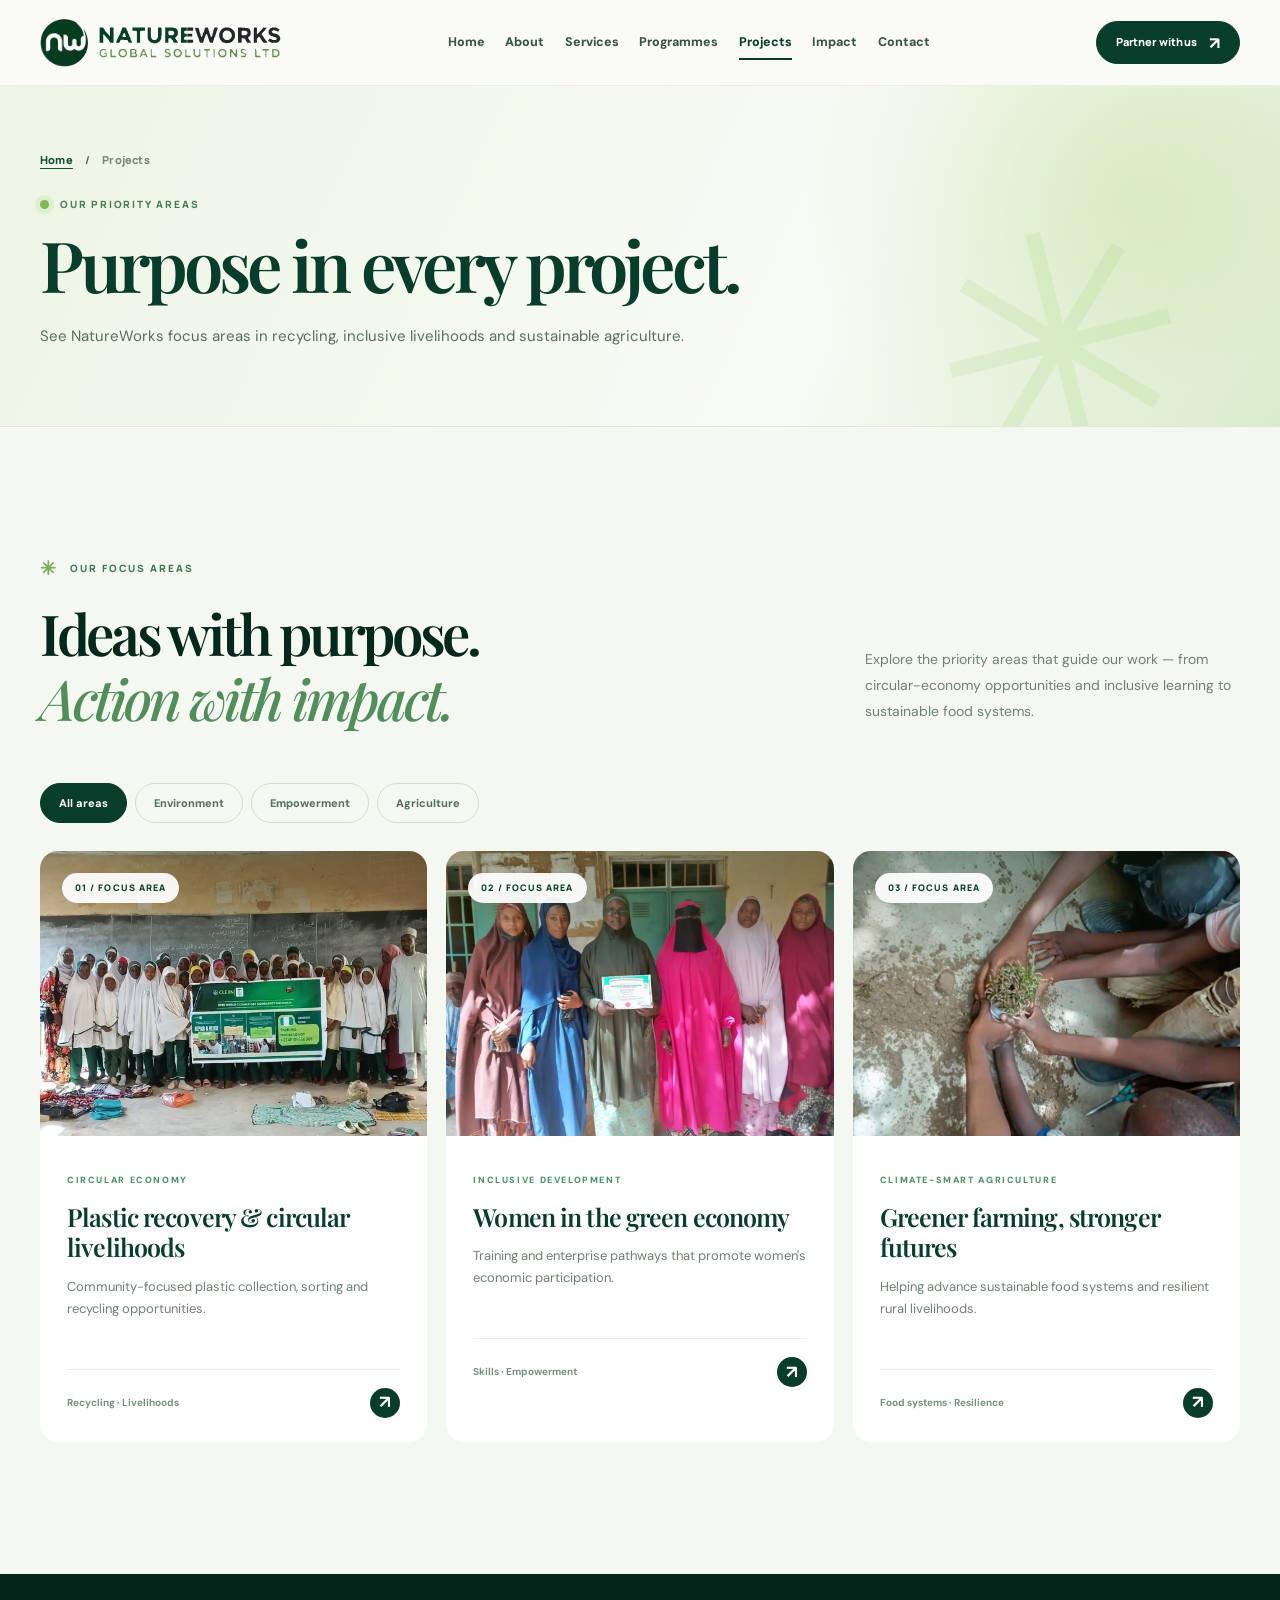
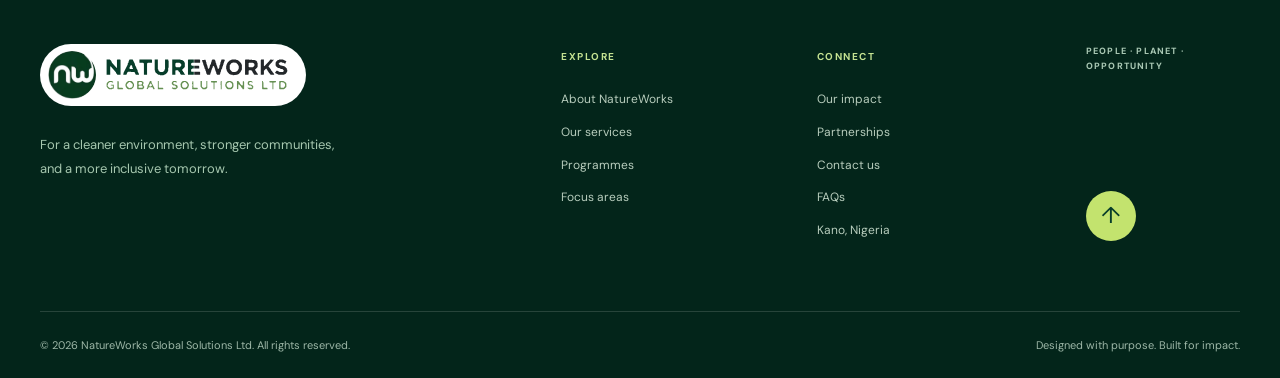
<file: projects.html>
<!doctype html>
<html lang="en">
<head>
  <meta charset="UTF-8">
  <meta name="viewport" content="width=device-width, initial-scale=1">
  <meta name="theme-color" content="#073d2a">
  <meta name="description" content="See NatureWorks focus areas in recycling, inclusive livelihoods and sustainable agriculture.">
  <meta property="og:type" content="website">
  <meta property="og:title" content="Projects | NatureWorks Global Solutions">
  <meta property="og:description" content="See NatureWorks focus areas in recycling, inclusive livelihoods and sustainable agriculture.">
  <title>Projects | NatureWorks Global Solutions Ltd.</title>
  <link rel="icon" href="assets/natureworks-original-exact.jpg" type="image/jpeg">
  <link rel="canonical" href="https://nine-rouge-mu.vercel.app/projects.html">
  <meta name="robots" content="index, follow, max-image-preview:large">
  <meta property="og:url" content="https://nine-rouge-mu.vercel.app/projects.html">
  <meta property="og:image" content="https://nine-rouge-mu.vercel.app/assets/natureworks-slide-09.webp">
  <meta property="og:image:alt" content="NatureWorks community members at an environmental activity in Kano, Nigeria.">
  <meta name="twitter:card" content="summary_large_image">
  <link rel="preconnect" href="https://fonts.googleapis.com">
  <link rel="preconnect" href="https://fonts.gstatic.com" crossorigin>
  <link href="https://fonts.googleapis.com/css2?family=DM+Sans:wght@400;500;600;700;800&family=Manrope:wght@400;500;600;700;800&family=Playfair+Display:wght@500;600;700&display=swap" rel="stylesheet">
  <link rel="stylesheet" href="assets/styles.css">
  <script defer src="assets/app.js"></script>
  <script type="application/ld+json">{"@context":"https://schema.org","@type":"Organization","name":"NatureWorks Global Solutions Ltd.","description":"A sustainability-focused organization working in environmental protection, waste management, plastic recycling, climate action, sustainable agriculture and inclusive community development.","address":{"@type":"PostalAddress","addressLocality":"Kano","addressCountry":"NG"}}</script>
</head>
<body id="top" data-page="projects">
  <a class="skip-link" href="#main">Skip to content</a>
  <header class="site-header" id="site-header">
    <div class="container nav-shell">
      <a href="index.html" class="brand" aria-label="NatureWorks Global Solutions - Home">
        <span class="brand-mark" aria-hidden="true"><svg viewBox="0 0 64 64" fill="none"><circle cx="32" cy="32" r="31" fill="#073d2a"/><path d="M12 43V27c0-6 8-7 9 0v16M21 29c0-8 12-10 13 0v14M35 24v13c0 9 13 10 13 0V24" stroke="#fff" stroke-width="6" stroke-linecap="round" stroke-linejoin="round"/><path d="M49 23c-2-8 2-12 6-15-1 7 0 11-6 15Z" fill="#B2D45F"/></svg></span>
        <span class="brand-words"><strong>NATUREWORKS</strong><small>GLOBAL SOLUTIONS LTD</small></span>
      </a>
      <nav class="desktop-nav" aria-label="Main navigation">
        <a class="nav-link" href="index.html">Home</a>
        <a class="nav-link" href="about.html">About</a>
        <a class="nav-link" href="services.html">Services</a>
        <a class="nav-link" href="programmes.html">Programmes</a>
        <a class="nav-link active" aria-current="page" href="projects.html">Projects</a>
        <a class="nav-link" href="impact.html">Impact</a>
        <a class="nav-link" href="contact.html">Contact</a>
      </nav>
      <a class="button button-dark nav-cta" href="partners.html">Partner with us <span aria-hidden="true">↗</span></a>
      <button class="menu-toggle" id="menu-toggle" type="button" aria-label="Open navigation" aria-expanded="false" aria-controls="mobile-nav"><span></span><span></span><span></span></button>
    </div>
    <nav class="mobile-nav" id="mobile-nav" aria-label="Mobile navigation" hidden>
      <a href="index.html">Home <span>01</span></a><a href="about.html">About us <span>02</span></a><a href="services.html">Our services <span>03</span></a><a href="programmes.html">Programmes <span>04</span></a><a href="projects.html">Projects <span>05</span></a><a href="impact.html">Our impact <span>06</span></a><a href="contact.html">Get in touch <span>07</span></a><a href="partners.html">Partnerships <span>08</span></a><a href="faq.html">FAQs <span>09</span></a>
      <p>PEOPLE · PLANET · OPPORTUNITY</p>
    </nav>
  </header>
  <main id="main">
    <section class="interior-banner" aria-labelledby="page-banner-title"><div class="container interior-banner-inner"><div class="interior-banner-left">
      <nav class="breadcrumb" aria-label="Breadcrumb"><a href="index.html">Home</a><span aria-hidden="true">/</span><span aria-current="page">Projects</span></nav>
      <p class="interior-kicker"><span class="interior-dot" aria-hidden="true"></span> OUR PRIORITY AREAS</p>
      <h1 id="page-banner-title">Purpose in every project.</h1>
      <p class="interior-subtitle">See NatureWorks focus areas in recycling, inclusive livelihoods and sustainable agriculture.</p>
      </div><span class="interior-banner-emblem" aria-hidden="true">✳</span></div></section>
    <section class="section projects" id="projects" aria-labelledby="projects-title"><div class="container">
      <div class="section-head"><div><p class="section-label"><span class="label-mark">✳</span> OUR FOCUS AREAS</p><h2 class="section-heading" id="projects-title">Ideas with purpose.<br><em>Action with impact.</em></h2></div><p>Explore the priority areas that guide our work — from circular-economy opportunities and inclusive learning to sustainable food systems.</p></div>
      <div class="filter-row" role="group" aria-label="Filter focus areas"><button type="button" class="filter-chip selected" data-filter="all" aria-pressed="true">All areas</button><button type="button" class="filter-chip" data-filter="environment" aria-pressed="false">Environment</button><button type="button" class="filter-chip" data-filter="empowerment" aria-pressed="false">Empowerment</button><button type="button" class="filter-chip" data-filter="agriculture" aria-pressed="false">Agriculture</button></div>
      <div class="projects-grid">
        <article class="project-card" data-category="environment" data-reveal><div class="project-photo project-plastic"><span class="project-index">01 / FOCUS AREA</span></div><div class="project-content"><span class="project-type">CIRCULAR ECONOMY</span><h3>Plastic recovery & circular livelihoods</h3><p>Community-focused plastic collection, sorting and recycling opportunities.</p><span class="project-bottom"><span>Recycling · Livelihoods</span><span aria-hidden="true">↗</span></span></div></article>
        <article class="project-card" data-category="empowerment" data-reveal><div class="project-photo project-women"><span class="project-index">02 / FOCUS AREA</span></div><div class="project-content"><span class="project-type">INCLUSIVE DEVELOPMENT</span><h3>Women in the green economy</h3><p>Training and enterprise pathways that promote women's economic participation.</p><span class="project-bottom"><span>Skills · Empowerment</span><span aria-hidden="true">↗</span></span></div></article>
        <article class="project-card" data-category="agriculture" data-reveal><div class="project-photo project-farms"><span class="project-index">03 / FOCUS AREA</span></div><div class="project-content"><span class="project-type">CLIMATE-SMART AGRICULTURE</span><h3>Greener farming, stronger futures</h3><p>Helping advance sustainable food systems and resilient rural livelihoods.</p><span class="project-bottom"><span>Food systems · Resilience</span><span aria-hidden="true">↗</span></span></div></article>
      </div>
    </div></section>
  </main>
  <footer class="footer"><div class="container"><div class="footer-main"><div class="footer-brand-col"><a href="index.html" class="brand brand-footer" aria-label="NatureWorks home"><span class="brand-mark" aria-hidden="true"><svg viewBox="0 0 64 64" fill="none"><circle cx="32" cy="32" r="31" fill="#fff"/><path d="M12 43V27c0-6 8-7 9 0v16M21 29c0-8 12-10 13 0v14M35 24v13c0 9 13 10 13 0V24" stroke="#073d2a" stroke-width="6" stroke-linecap="round" stroke-linejoin="round"/><path d="M49 23c-2-8 2-12 6-15-1 7 0 11-6 15Z" fill="#B2D45F"/></svg></span><span class="brand-words"><strong>NATUREWORKS</strong><small>GLOBAL SOLUTIONS LTD</small></span></a><p>For a cleaner environment, stronger communities, and a more inclusive tomorrow.</p></div><div class="footer-links"><h4>EXPLORE</h4><a href="about.html">About NatureWorks</a><a href="services.html">Our services</a><a href="programmes.html">Programmes</a><a href="projects.html">Focus areas</a></div><div class="footer-links"><h4>CONNECT</h4><a href="impact.html">Our impact</a><a href="partners.html">Partnerships</a><a href="contact.html">Contact us</a><a href="faq.html">FAQs</a><span>Kano, Nigeria</span></div><div class="footer-final"><span>PEOPLE · PLANET · OPPORTUNITY</span><a href="#top" class="back-top" aria-label="Back to top">↑</a></div></div><div class="footer-bottom"><span>© <span id="year"></span> NatureWorks Global Solutions Ltd. All rights reserved.</span><span>Designed with purpose. Built for impact.</span></div></div></footer>
</body>
</html>
</file>
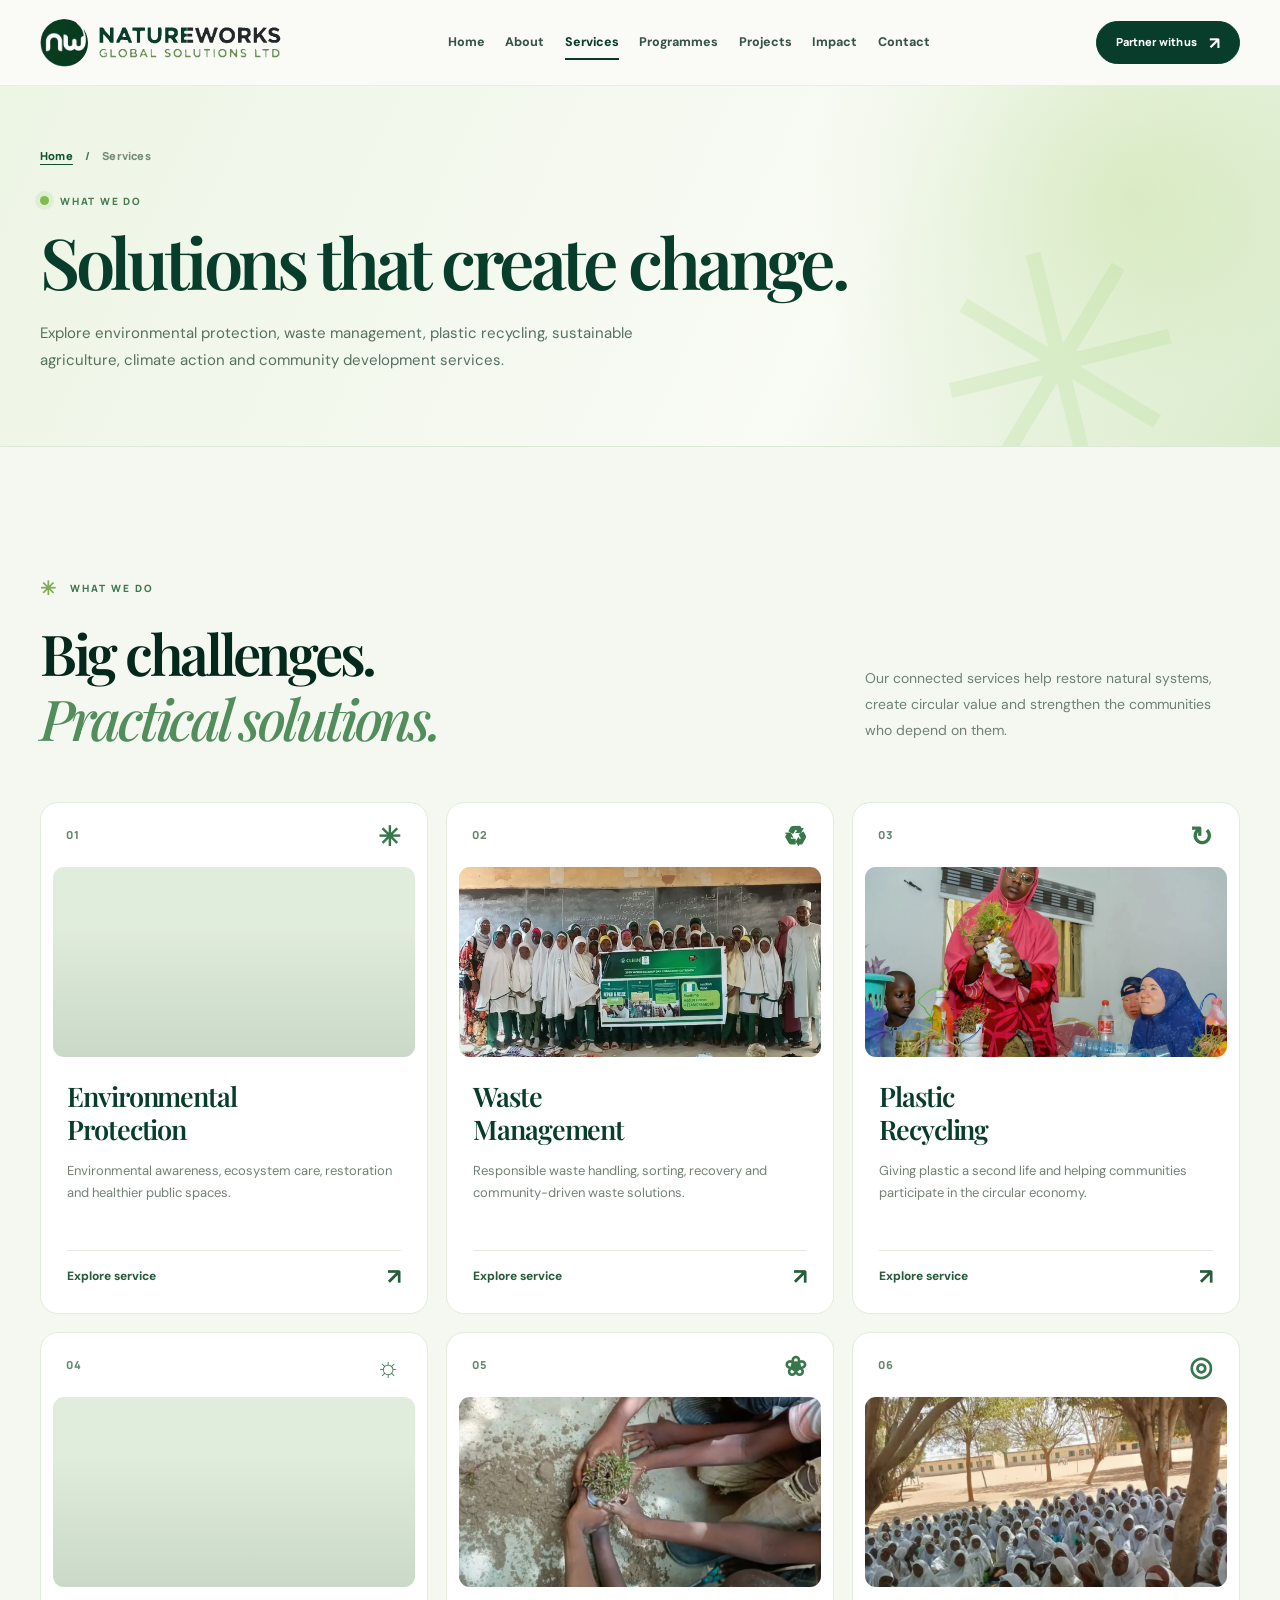
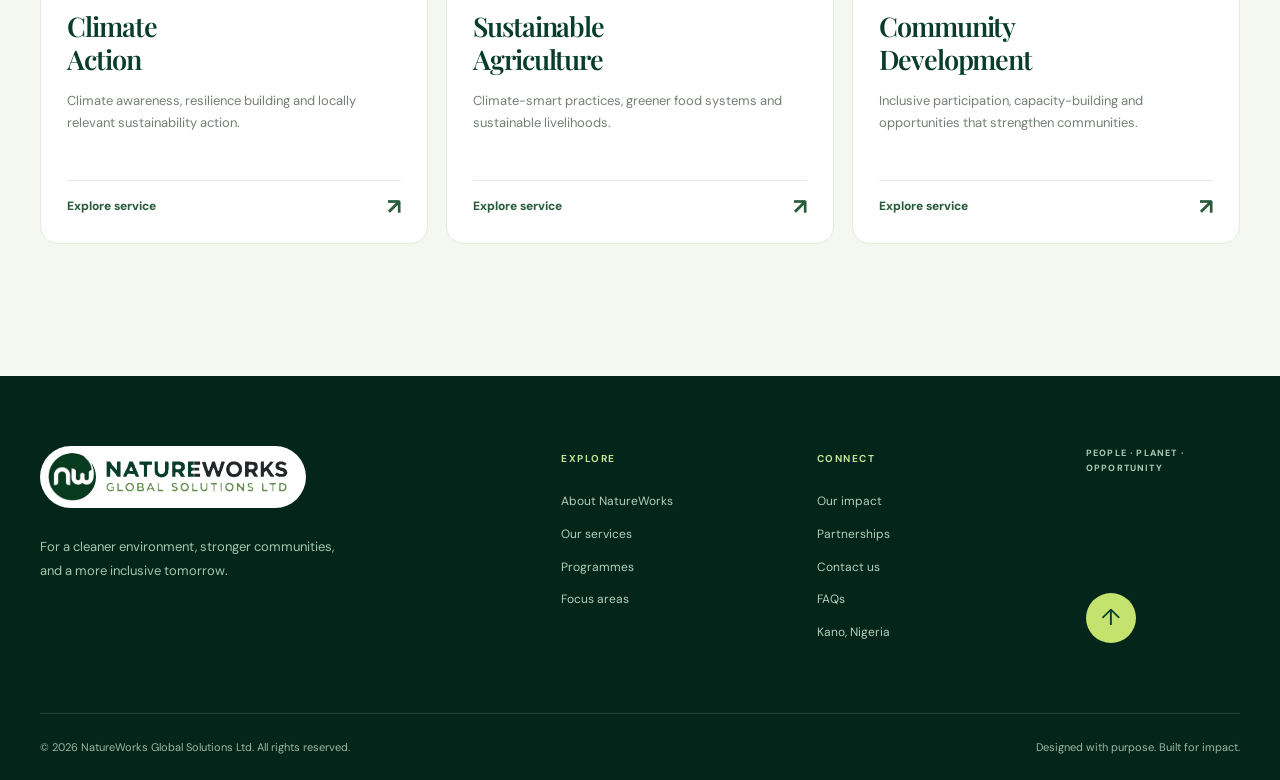
<file: services.html>
<!doctype html>
<html lang="en">
<head>
  <meta charset="UTF-8">
  <meta name="viewport" content="width=device-width, initial-scale=1">
  <meta name="theme-color" content="#073d2a">
  <meta name="description" content="Explore environmental protection, waste management, plastic recycling, sustainable agriculture, climate action and community development services.">
  <meta property="og:type" content="website">
  <meta property="og:title" content="Services | NatureWorks Global Solutions">
  <meta property="og:description" content="Explore environmental protection, waste management, plastic recycling, sustainable agriculture, climate action and community development services.">
  <title>Services | NatureWorks Global Solutions Ltd.</title>
  <link rel="icon" href="assets/natureworks-original-exact.jpg" type="image/jpeg">
  <link rel="canonical" href="https://nine-rouge-mu.vercel.app/services.html">
  <meta name="robots" content="index, follow, max-image-preview:large">
  <meta property="og:url" content="https://nine-rouge-mu.vercel.app/services.html">
  <meta property="og:image" content="https://nine-rouge-mu.vercel.app/assets/natureworks-slide-09.webp">
  <meta property="og:image:alt" content="NatureWorks community members at an environmental activity in Kano, Nigeria.">
  <meta name="twitter:card" content="summary_large_image">
  <link rel="preconnect" href="https://fonts.googleapis.com">
  <link rel="preconnect" href="https://fonts.gstatic.com" crossorigin>
  <link href="https://fonts.googleapis.com/css2?family=DM+Sans:wght@400;500;600;700;800&family=Manrope:wght@400;500;600;700;800&family=Playfair+Display:wght@500;600;700&display=swap" rel="stylesheet">
  <link rel="stylesheet" href="assets/styles.css">
  <script defer src="assets/app.js"></script>
  <script type="application/ld+json">{"@context":"https://schema.org","@type":"Organization","name":"NatureWorks Global Solutions Ltd.","description":"A sustainability-focused organization working in environmental protection, waste management, plastic recycling, climate action, sustainable agriculture and inclusive community development.","address":{"@type":"PostalAddress","addressLocality":"Kano","addressCountry":"NG"}}</script>
</head>
<body id="top" data-page="services">
  <a class="skip-link" href="#main">Skip to content</a>
  <header class="site-header" id="site-header">
    <div class="container nav-shell">
      <a href="index.html" class="brand" aria-label="NatureWorks Global Solutions - Home">
        <span class="brand-mark" aria-hidden="true"><svg viewBox="0 0 64 64" fill="none"><circle cx="32" cy="32" r="31" fill="#073d2a"/><path d="M12 43V27c0-6 8-7 9 0v16M21 29c0-8 12-10 13 0v14M35 24v13c0 9 13 10 13 0V24" stroke="#fff" stroke-width="6" stroke-linecap="round" stroke-linejoin="round"/><path d="M49 23c-2-8 2-12 6-15-1 7 0 11-6 15Z" fill="#B2D45F"/></svg></span>
        <span class="brand-words"><strong>NATUREWORKS</strong><small>GLOBAL SOLUTIONS LTD</small></span>
      </a>
      <nav class="desktop-nav" aria-label="Main navigation">
        <a class="nav-link" href="index.html">Home</a>
        <a class="nav-link" href="about.html">About</a>
        <a class="nav-link active" aria-current="page" href="services.html">Services</a>
        <a class="nav-link" href="programmes.html">Programmes</a>
        <a class="nav-link" href="projects.html">Projects</a>
        <a class="nav-link" href="impact.html">Impact</a>
        <a class="nav-link" href="contact.html">Contact</a>
      </nav>
      <a class="button button-dark nav-cta" href="partners.html">Partner with us <span aria-hidden="true">↗</span></a>
      <button class="menu-toggle" id="menu-toggle" type="button" aria-label="Open navigation" aria-expanded="false" aria-controls="mobile-nav"><span></span><span></span><span></span></button>
    </div>
    <nav class="mobile-nav" id="mobile-nav" aria-label="Mobile navigation" hidden>
      <a href="index.html">Home <span>01</span></a><a href="about.html">About us <span>02</span></a><a href="services.html">Our services <span>03</span></a><a href="programmes.html">Programmes <span>04</span></a><a href="projects.html">Projects <span>05</span></a><a href="impact.html">Our impact <span>06</span></a><a href="contact.html">Get in touch <span>07</span></a><a href="partners.html">Partnerships <span>08</span></a><a href="faq.html">FAQs <span>09</span></a>
      <p>PEOPLE · PLANET · OPPORTUNITY</p>
    </nav>
  </header>
  <main id="main">
    <section class="interior-banner" aria-labelledby="page-banner-title"><div class="container interior-banner-inner"><div class="interior-banner-left">
      <nav class="breadcrumb" aria-label="Breadcrumb"><a href="index.html">Home</a><span aria-hidden="true">/</span><span aria-current="page">Services</span></nav>
      <p class="interior-kicker"><span class="interior-dot" aria-hidden="true"></span> WHAT WE DO</p>
      <h1 id="page-banner-title">Solutions that create change.</h1>
      <p class="interior-subtitle">Explore environmental protection, waste management, plastic recycling, sustainable agriculture, climate action and community development services.</p>
      </div><span class="interior-banner-emblem" aria-hidden="true">✳</span></div></section>
    <section class="section services" id="services" aria-labelledby="services-title"><div class="container">
      <div class="section-head"><div><p class="section-label"><span class="label-mark">✳</span> WHAT WE DO</p><h2 class="section-heading" id="services-title">Big challenges.<br><em>Practical solutions.</em></h2></div><p>Our connected services help restore natural systems, create circular value and strengthen the communities who depend on them.</p></div>
      <div class="services-grid">
        <article class="service-card service-leaf" data-reveal><div class="service-top"><span>01</span><span class="service-icon">✳</span></div><div class="service-art service-art-forest"></div><div class="service-bottom"><h3>Environmental<br>Protection</h3><p>Environmental awareness, ecosystem care, restoration and healthier public spaces.</p><a href="contact.html" aria-label="Enquire about Environmental Protection">Explore service <span>↗</span></a></div></article>
        <article class="service-card" data-reveal><div class="service-top"><span>02</span><span class="service-icon">♻</span></div><div class="service-art service-art-waste"></div><div class="service-bottom"><h3>Waste<br>Management</h3><p>Responsible waste handling, sorting, recovery and community-driven waste solutions.</p><a href="contact.html" aria-label="Enquire about Waste Management">Explore service <span>↗</span></a></div></article>
        <article class="service-card" data-reveal><div class="service-top"><span>03</span><span class="service-icon">↻</span></div><div class="service-art service-art-recycle"></div><div class="service-bottom"><h3>Plastic<br>Recycling</h3><p>Giving plastic a second life and helping communities participate in the circular economy.</p><a href="contact.html" aria-label="Enquire about Plastic Recycling">Explore service <span>↗</span></a></div></article>
        <article class="service-card" data-reveal><div class="service-top"><span>04</span><span class="service-icon">☼</span></div><div class="service-art service-art-climate"></div><div class="service-bottom"><h3>Climate<br>Action</h3><p>Climate awareness, resilience building and locally relevant sustainability action.</p><a href="contact.html" aria-label="Enquire about Climate Action">Explore service <span>↗</span></a></div></article>
        <article class="service-card" data-reveal><div class="service-top"><span>05</span><span class="service-icon">❀</span></div><div class="service-art service-art-agri"></div><div class="service-bottom"><h3>Sustainable<br>Agriculture</h3><p>Climate-smart practices, greener food systems and sustainable livelihoods.</p><a href="contact.html" aria-label="Enquire about Sustainable Agriculture">Explore service <span>↗</span></a></div></article>
        <article class="service-card" data-reveal><div class="service-top"><span>06</span><span class="service-icon">◎</span></div><div class="service-art service-art-people"></div><div class="service-bottom"><h3>Community<br>Development</h3><p>Inclusive participation, capacity-building and opportunities that strengthen communities.</p><a href="contact.html" aria-label="Enquire about Community Development">Explore service <span>↗</span></a></div></article>
      </div>
    </div></section>
  </main>
  <footer class="footer"><div class="container"><div class="footer-main"><div class="footer-brand-col"><a href="index.html" class="brand brand-footer" aria-label="NatureWorks home"><span class="brand-mark" aria-hidden="true"><svg viewBox="0 0 64 64" fill="none"><circle cx="32" cy="32" r="31" fill="#fff"/><path d="M12 43V27c0-6 8-7 9 0v16M21 29c0-8 12-10 13 0v14M35 24v13c0 9 13 10 13 0V24" stroke="#073d2a" stroke-width="6" stroke-linecap="round" stroke-linejoin="round"/><path d="M49 23c-2-8 2-12 6-15-1 7 0 11-6 15Z" fill="#B2D45F"/></svg></span><span class="brand-words"><strong>NATUREWORKS</strong><small>GLOBAL SOLUTIONS LTD</small></span></a><p>For a cleaner environment, stronger communities, and a more inclusive tomorrow.</p></div><div class="footer-links"><h4>EXPLORE</h4><a href="about.html">About NatureWorks</a><a href="services.html">Our services</a><a href="programmes.html">Programmes</a><a href="projects.html">Focus areas</a></div><div class="footer-links"><h4>CONNECT</h4><a href="impact.html">Our impact</a><a href="partners.html">Partnerships</a><a href="contact.html">Contact us</a><a href="faq.html">FAQs</a><span>Kano, Nigeria</span></div><div class="footer-final"><span>PEOPLE · PLANET · OPPORTUNITY</span><a href="#top" class="back-top" aria-label="Back to top">↑</a></div></div><div class="footer-bottom"><span>© <span id="year"></span> NatureWorks Global Solutions Ltd. All rights reserved.</span><span>Designed with purpose. Built for impact.</span></div></div></footer>
</body>
</html>
</file>
<file: assets/styles.css>
/* NatureWorks Global Solutions — purpose-led digital experience */
:root{--forest:#073d2a;--forest-deep:#04281c;--forest-black:#092d20;--lime:#c3e36e;--lime-dark:#9fca4b;--mint:#e8f0de;--paper:#fafbf7;--white:#fff;--ink:#173127;--muted:#607067;--line:#dfe6dc;--radius:22px;--display:"Playfair Display",Georgia,serif;--sans:"DM Sans",Arial,sans-serif;--ui:"Manrope","DM Sans",sans-serif;--shadow:0 20px 60px rgba(2,49,30,.10)}
*{box-sizing:border-box}
html{scroll-behavior:smooth;scroll-padding-top:100px}
body{margin:0;background:var(--paper);color:var(--ink);font-family:var(--sans);font-size:16px;line-height:1.64;-webkit-font-smoothing:antialiased}
body.menu-open{overflow:hidden}
button,input,select,textarea{font:inherit}
button{cursor:pointer}
a{color:inherit;text-decoration:none}
img{display:block;max-width:100%}
::selection{color:var(--forest);background:var(--lime)}
:focus-visible{outline:3px solid var(--lime-dark);outline-offset:4px}
.container{width:min(100% - 80px,1280px);margin-inline:auto}
.skip-link{position:fixed;z-index:300;top:-70px;left:16px;padding:12px 20px;background:#fff;color:#063e29;border-radius:6px}
.skip-link:focus{top:12px}
.announcement{min-height:37px;display:flex;align-items:center;justify-content:center;gap:10px;background:var(--forest-deep);color:#e6f0e7;padding:6px 20px;font-size:11px;font-weight:600;letter-spacing:.015em;text-align:center}
.announcement-dot{width:7px;height:7px;background:var(--lime);border-radius:50%;box-shadow:0 0 0 4px rgba(193,226,113,.12)}
.announcement a{color:var(--lime);font-weight:800;margin-left:9px}
.announcement a span{margin-left:4px}
.site-header{position:sticky;top:0;z-index:100;background:rgba(250,251,247,.96);backdrop-filter:blur(18px);-webkit-backdrop-filter:blur(18px);border-bottom:1px solid rgba(4,60,35,.07);transition:box-shadow .3s}
.site-header.is-scrolled{box-shadow:0 9px 25px rgba(7,61,42,.09)}
.nav-shell{height:85px;display:flex;align-items:center;gap:22px}
.brand{display:inline-flex;align-items:center;gap:10px;flex-shrink:0}
.brand-mark{width:51px;height:51px;display:grid;place-items:center}
.brand-mark svg{height:100%;width:100%}
.brand-words{display:flex;flex-direction:column;line-height:1.16;white-space:nowrap}
.brand-words strong{font-family:var(--ui);font-size:14px;letter-spacing:-.045em;font-weight:800}
.brand-words small{font-size:7.3px;letter-spacing:.2em;font-weight:800;color:#59885a;margin-top:4px}
.desktop-nav{display:flex;gap:clamp(13px,1.6vw,28px);align-items:center;margin:auto}
.nav-link{position:relative;color:#385347;font-size:12.5px;font-weight:800;padding:8px 0;white-space:nowrap}
.nav-link::after{content:"";position:absolute;left:0;right:100%;height:2px;bottom:1px;background:var(--forest);transition:right .22s}
.nav-link:hover::after,.nav-link.active::after{right:0}
.nav-link.active{color:var(--forest)}
.button{display:inline-flex;align-items:center;justify-content:center;gap:25px;min-height:48px;padding:12px 23px;border-radius:100px;font-size:12px;font-family:var(--ui);font-weight:800;letter-spacing:-.01em;border:1px solid transparent;line-height:1.3;transition:transform .25s,background .25s,box-shadow .25s,colour .25s;white-space:nowrap}
.button:hover{transform:translateY(-3px);box-shadow:0 11px 25px rgba(0,0,0,.12)}
.button span{font-size:17px;line-height:1}
.button-dark{color:#fff;background:var(--forest);border-color:var(--forest)}
.button-dark:hover{background:#146344}
.button-outline{color:var(--forest);background:transparent;border-color:var(--forest)}
.button-outline:hover{background:#f1f5e9}
.button-light{background:var(--lime);color:var(--forest-deep)}
.button-lg{min-height:55px;padding-inline:27px;font-size:13px}
.nav-cta{min-height:43px;padding:10px 19px;gap:12px;font-size:11px}
.menu-toggle{display:none;align-items:center;justify-content:center;flex-direction:column;gap:5px;width:46px;height:46px;border:1px solid #dce8da;border-radius:50%;background:#eef3e9;color:var(--forest);margin-left:auto}
.menu-toggle span{height:2px;width:19px;background:currentColor;border-radius:5px;transition:transform .2s,opacity .2s}
.menu-toggle[aria-expanded=true] span:first-child{transform:translateY(7px) rotate(45deg)}
.menu-toggle[aria-expanded=true] span:nth-child(2){opacity:0}
.menu-toggle[aria-expanded=true] span:last-child{transform:translateY(-7px) rotate(-45deg)}
.mobile-nav{display:none}
.hero{position:relative;overflow:hidden;background:linear-gradient(108deg,#fbfcf8 0%,#f3f7ed 72%,#e5efd9 100%);padding:80px 0 26px}
.hero-glow{position:absolute;width:640px;height:640px;border-radius:50%;background:#c2dc9b;filter:blur(125px);opacity:.17;top:-250px;right:-180px;pointer-events:none}
.hero-grid{display:grid;grid-template-columns:1.03fr .97fr;min-height:620px;align-items:center;gap:48px}
.hero-copy{z-index:2;position:relative;padding-bottom:17px}
.eyebrow,.section-label{font-family:var(--ui);font-size:10px;letter-spacing:.2em;font-weight:800;color:#3e7852}
.eyebrow{display:flex;align-items:center;gap:12px;margin-bottom:24px}
.eyebrow-line{width:33px;height:2px;background:#a0c764}
.hero h1{font-family:var(--display);font-weight:600;letter-spacing:-.065em;line-height:1.085;font-size:clamp(60px,5.6vw,90px);margin:0;color:var(--forest-deep);max-width:710px}
.hero h1 em,.section-heading em{font-weight:500;font-style:italic;color:#5b9861}
.hero h1 .period{color:#a6d15e}
.hero-intro{max-width:565px;font-size:15px;line-height:1.82;color:#567064;margin:28px 0 28px}
.hero-buttons{display:flex;align-items:center;gap:11px;flex-wrap:wrap}
.hero-notes{display:flex;gap:0;margin-top:64px;border-top:1px solid #dce7d9;max-width:615px;padding-top:24px}
.hero-notes>div{display:grid;grid-template-columns:auto 1fr;grid-template-rows:auto auto;gap:0 9px;flex:1;padding:0 17px;border-right:1px solid #dbe5d9}
.hero-notes>div:first-child{padding-left:0}
.hero-notes>div:last-child{border-right:0}
.hero-notes strong{font-size:11px;line-height:1.5;font-weight:800;white-space:nowrap}
.hero-notes div>span:last-child{color:#829088;grid-column:2;font-size:9px;line-height:1.6}
.small-icon{grid-row:1/3;font-size:21px;color:#43865a;align-self:center}
.hero-visual{position:relative;height:627px;min-width:0}
.hero-main-photo{position:absolute;top:12px;right:0;bottom:70px;left:50px;border-radius:235px 235px 28px 28px;background:linear-gradient(175deg,rgba(15,59,31,.05),rgba(4,42,23,.12)),url('https://images.unsplash.com/photo-1416879595882-3373a0480b5b?auto=format&fit=crop&w=1100&q=85') center/cover;box-shadow:var(--shadow);overflow:hidden}
.hero-main-photo::after{content:"";position:absolute;inset:0;background:linear-gradient(to top,rgba(6,58,28,.27),transparent 40%)}
.hero-photo-small{position:absolute;width:187px;height:225px;left:-22px;bottom:8px;background:url('https://images.unsplash.com/photo-1501004318641-b39e6451bec6?auto=format&fit=crop&w=600&q=85') center/cover;border:8px solid #f7faf2;border-radius:100px 100px 20px 20px;box-shadow:0 16px 40px rgba(8,50,32,.14);transform:rotate(-7deg)}
.hero-visual-arc{position:absolute;border:1px solid rgba(46,106,68,.2);width:94%;height:104%;left:-4%;top:-13%;border-radius:50%;pointer-events:none}
.hero-caption{position:absolute;right:-22px;bottom:117px;display:flex;align-items:center;gap:13px;padding:18px 22px;background:rgba(255,255,255,.96);box-shadow:0 18px 50px rgba(9,59,34,.16);border-radius:15px;min-width:231px;color:var(--forest)}
.hero-caption strong{font:800 13px var(--ui)}
.hero-caption span:last-child{font-size:12px;line-height:1.5}
.caption-spark{font-size:38px;color:#69a56c}
.hero-orbit-label{position:absolute;right:-1px;top:41px;z-index:2;border-radius:80px;background:var(--lime);font-family:var(--ui);font-size:12px;font-weight:900;line-height:1.15;padding:21px;transform:rotate(12deg);letter-spacing:.07em;color:var(--forest)}
.hero-orbit-label span{font-size:17px;margin-left:5px}
.hero-circle-stamp{position:absolute;bottom:8px;right:7px;width:122px;height:122px;border:1px solid #b1c9ae;border-radius:50%;display:flex;align-items:center;justify-content:center;flex-direction:column;transform:rotate(-15deg);color:#326b44;letter-spacing:.14em;font-size:8px;text-align:center;font-weight:800}
.hero-circle-stamp b{font-size:28px;line-height:1.1;color:#7ba65e}
.hero-bottom{display:flex;justify-content:space-between;align-items:center;font-family:var(--ui);letter-spacing:.19em;color:#7a8c80;font-size:9px;font-weight:800;padding-top:10px}
.hero-bottom>span:first-child{display:flex;align-items:center;gap:14px}
.scroll-line{width:43px;height:1px;background:#7a8c80}
.value-band{background:var(--forest);color:#ebf3e8;overflow:hidden}
.value-band-inner{min-height:96px;display:flex;align-items:center;justify-content:space-between;gap:20px;text-transform:uppercase;font-family:var(--ui);font-size:12px;font-weight:800;letter-spacing:.055em}
.value-intro{font:italic 23px var(--display);text-transform:none;letter-spacing:-.025em;font-weight:500;color:#d9edbb}
.value-dot{color:var(--lime);font-size:26px}
.section{padding:132px 0;scroll-margin-top:85px}
.section-label{margin:0 0 22px;display:flex;align-items:center;gap:12px}
.label-mark{font-size:19px;color:#81aa58;line-height:1}
.section-heading{font:600 clamp(44px,4.4vw,68px)/1.16 var(--display);letter-spacing:-.058em;color:var(--forest-deep);margin:0 0 30px}
.section-heading em{color:#528d5c}
.section-lead{font:600 18px/1.6 var(--ui);color:#2c4f3b}
.about{background:#fff}
.about-grid{display:grid;grid-template-columns:1fr 1fr;gap:clamp(60px,9vw,140px);align-items:center}
.about-visual{position:relative;min-height:560px}
.about-image-main{height:525px;width:75%;border-radius:200px 200px 20px 20px;background:linear-gradient(180deg,transparent,#00291630),url('https://images.unsplash.com/photo-1441974231531-c6227db76b6e?auto=format&fit=crop&w=900&q=85') center/cover}
.about-image-secondary{position:absolute;bottom:-1px;right:0;height:280px;width:47%;border-radius:155px 155px 20px 20px;border:8px solid #fff;background:url('natureworks-slide-02.webp') center/cover}
.about-float{position:absolute;left:30%;top:38%;width:226px;min-height:140px;padding:23px 25px;border-radius:17px;background:var(--lime);box-shadow:0 20px 45px rgba(6,53,30,.13);display:flex;flex-direction:column;justify-content:center;transform:rotate(-5deg)}
.about-float b{font-size:9px;letter-spacing:.18em;color:#416e3f;margin-bottom:12px}
.about-float span{font:600 20px/1.25 var(--display);color:var(--forest)}
.about-float i{align-self:flex-end;font-style:normal;font-size:23px}
.about-content>p:not(.section-label){color:#63746a;font-size:15px;line-height:1.85;max-width:525px;margin:0 0 18px}
.about-content>.section-lead{font-size:18px!important;color:#294a38!important;line-height:1.65!important}
.text-link{display:inline-flex;gap:22px;align-items:center;font-family:var(--ui);font-weight:800;font-size:13px;padding:13px 0;margin-top:12px;border-bottom:1px solid var(--forest)}
.text-link span{font-size:20px;transition:transform .25s}
.text-link:hover span{transform:translate(4px,-4px)}
.about-signature{display:flex;gap:23px;color:#9ca9a0;font:italic 19px var(--display);margin-top:45px}
.mission-cards{display:grid;grid-template-columns:repeat(3,1fr);gap:15px;margin-top:105px}
.mission-card{background:#f3f7ef;border-radius:18px;padding:35px 35px 32px;min-height:295px;position:relative;overflow:hidden;transition:background .25s,transform .25s}
.mission-card:hover{background:#e9f2dd;transform:translateY(-5px)}
.mission-num{font-family:var(--ui);font-size:10px;letter-spacing:.16em;font-weight:800;color:#66926a}
.mission-symbol{position:absolute;top:28px;right:28px;color:#7baa5a;font-size:35px}
.mission-card h3{font:600 25px/1.27 var(--display);letter-spacing:-.035em;color:var(--forest);margin:53px 0 15px}
.mission-card p{font-size:13px;line-height:1.7;color:#647469;max-width:340px;margin:0}
.services{background:#f4f8f0}
.section-head{display:flex;justify-content:space-between;align-items:end;gap:40px;margin-bottom:52px}
.section-head .section-heading{margin-bottom:0}
.section-head>p{max-width:375px;color:#718076;font-size:14px;line-height:1.85;margin:0 0 6px}
.services-grid{display:grid;grid-template-columns:repeat(3,minmax(0,1fr));gap:18px}
.service-card{background:#fff;border:1px solid #e3ebdd;border-radius:18px;overflow:hidden;position:relative;min-width:0;transition:transform .25s,box-shadow .25s}
.service-card:hover{transform:translateY(-6px);box-shadow:var(--shadow)}
.service-top{height:64px;padding:21px 25px;display:flex;align-items:center;justify-content:space-between;font-family:var(--ui);font-size:11px;font-weight:800;letter-spacing:.13em;color:#648671}
.service-icon{font-size:27px;color:#37774b;line-height:1}
.service-art{height:190px;margin:0 12px;border-radius:11px;background-position:center;background-size:cover;position:relative;overflow:hidden}
.service-art::after{content:"";position:absolute;inset:0;background:linear-gradient(0deg,rgba(0,47,23,.10),transparent 70%)}
.service-art-forest{background-image:url('https://images.unsplash.com/photo-1441974231531-c6227db76b6e?auto=format&fit=crop&w=850&q=80')}
.service-art-waste{background-image:url('natureworks-slide-03.webp')}
.service-art-recycle{background-image:url('natureworks-slide-02.webp')}
.service-art-climate{background-image:url('https://images.unsplash.com/photo-1466611653911-95081537e5b7?auto=format&fit=crop&w=850&q=80')}
.service-art-agri{background-image:url('natureworks-slide-05.webp')}
.service-art-people{background-image:url('natureworks-slide-06.webp')}
.service-bottom{padding:23px 26px 25px}
.service-bottom h3{font:600 27px/1.22 var(--display);letter-spacing:-.04em;color:var(--forest);margin:0 0 14px}
.service-bottom p{font-size:13px;line-height:1.7;color:#748076;min-height:65px;margin:0 0 25px}
.service-bottom a{border-top:1px solid #e5eae3;padding-top:15px;display:flex;align-items:center;justify-content:space-between;font-size:12px;font-weight:800;color:#285c3b}
.service-bottom a span{font-size:22px;line-height:1;transition:transform .2s}
.service-bottom a:hover span{transform:translate(3px,-3px)}
.feature-break{background:var(--lime);color:var(--forest);overflow:hidden}
.feature-break .container{position:relative;padding:57px 0;display:flex;flex-direction:column;gap:12px}
.feature-break span:first-child{font-family:var(--ui);font-size:9px;letter-spacing:.2em;font-weight:800}
.feature-break strong{font:600 clamp(32px,4.25vw,58px)/1.15 var(--display);letter-spacing:-.04em}
.feature-break em{font-weight:500}
.feature-leaf{position:absolute;right:4%;top:-38px;color:rgba(10,82,35,.15);font-size:205px;line-height:1}
.programmes{background:#fff}
.programmes-grid{display:grid;grid-template-columns:1.06fr .94fr;gap:90px;align-items:center}
.programme-copy>p:not(.section-label){font-size:14px;line-height:1.9;color:#718076;max-width:535px}
.programme-copy>.section-lead{color:#29513d!important;font-size:17px!important;line-height:1.6!important}
.programme-list{margin:35px 0 30px;border-top:1px solid #dfe9dd}
.programme-list>div{display:flex;gap:20px;align-items:center;padding:20px 2px;border-bottom:1px solid #dfe9dd}
.programme-icon{font:800 10px var(--ui);color:var(--forest);background:#eaf2e2;border-radius:50%;width:43px;height:43px;display:grid;place-items:center;flex:0 0 auto}
.programme-list h3{font:800 13px var(--ui);margin:0 0 5px}
.programme-list p{margin:0;color:#7f8b82;font-size:12px}
.programme-arrow{margin-left:auto;font-size:22px;color:#317a50}
.programme-visual{position:relative;height:655px;min-width:0}
.programme-photo{position:absolute;inset:0 8% 0 0;border-radius:240px 240px 25px 25px;background:linear-gradient(180deg,transparent 50%,rgba(2,42,18,.20)),url('natureworks-slide-04.webp') center/cover}
.programme-tag{position:absolute;bottom:42px;left:-35px;background:var(--lime);padding:24px 30px;border-radius:14px;transform:rotate(-5deg);font-family:var(--ui);font-size:11px;line-height:1.7;letter-spacing:.09em;color:var(--forest)}
.programme-tag b{font-size:12px}
.programme-flower{position:absolute;right:-7px;top:30px;font-size:104px;color:#b8d86f}
.projects{background:#f4f8f0}
.filter-row{display:flex;gap:8px;flex-wrap:wrap;margin-bottom:28px}
.filter-chip{border-radius:30px;padding:10px 18px;border:1px solid #d1dfce;background:transparent;color:#53715e;font-size:11px;font-weight:800;transition:.2s}
.filter-chip:hover,.filter-chip.selected{background:var(--forest);border-color:var(--forest);color:#fff}
.projects-grid{display:grid;grid-template-columns:repeat(3,minmax(0,1fr));gap:19px}
.project-card{border-radius:18px;background:#fff;overflow:hidden;min-width:0;transition:transform .3s,box-shadow .3s}
.project-card:hover{transform:translateY(-6px);box-shadow:var(--shadow)}
.project-card[hidden]{display:none!important}
.project-photo{height:285px;position:relative;background-position:center;background-size:cover}
.project-photo::after{position:absolute;content:"";inset:0;background:linear-gradient(180deg,rgba(2,37,22,.38),transparent 45%)}
.project-plastic{background-image:url('natureworks-slide-03.webp')}
.project-women{background-image:url('natureworks-slide-07.webp')}
.project-farms{background-image:url('natureworks-slide-05.webp')}
.project-index{position:absolute;z-index:2;top:22px;left:22px;background:rgba(255,255,255,.93);border-radius:30px;padding:8px 13px;color:var(--forest);font-family:var(--ui);font-size:9px;letter-spacing:.12em;font-weight:800}
.project-content{padding:29px 27px 24px}
.project-type{font-size:9px;letter-spacing:.18em;font-weight:800;color:#4a9161}
.project-content h3{font:600 25px/1.22 var(--display);letter-spacing:-.035em;color:var(--forest);margin:11px 0}
.project-content p{font-size:13px;line-height:1.7;color:#718074;min-height:65px;margin-bottom:28px}
.project-bottom{display:flex;align-items:center;justify-content:space-between;border-top:1px solid #e8eee6;padding-top:18px;font-size:10px;color:#74917b;font-weight:700}
.project-bottom>span:last-child{width:30px;height:30px;border-radius:50%;background:var(--forest);display:grid;place-items:center;color:#fff;font-size:18px}
.impact{background:radial-gradient(ellipse at 65% 15%,#0d573d 0%,#073d2a 55%,#04291d 100%);position:relative;overflow:hidden;color:#fff;padding:125px 0}
.impact::before{content:"✳";position:absolute;right:-60px;top:-220px;font-size:650px;line-height:1;color:rgba(188,226,137,.04)}
.impact-grid{display:grid;grid-template-columns:.85fr 1.15fr;align-items:center;gap:70px;position:relative}
.light-label{color:#b7d691}
.impact .section-heading{color:#fff}
.impact .section-heading em{color:#c3e36e}
.impact-grid>div:first-child>p:not(.section-label){color:#bbcec1;font-size:15px;max-width:460px;line-height:1.85;margin:0 0 30px}
.impact-right{display:grid;grid-template-columns:1fr 1fr;gap:25px;align-items:center}
.impact-ring{width:min(100%,315px);aspect-ratio:1;border:1px solid rgba(207,235,186,.4);border-radius:50%;padding:18px;position:relative;margin:auto}
.impact-ring::after{content:"";position:absolute;inset:-13px;border-radius:50%;border:1px dashed rgba(207,235,186,.28)}
.impact-ring>div{border:1px solid rgba(207,235,186,.18);background:rgba(255,255,255,.06);border-radius:50%;height:100%;display:flex;flex-direction:column;align-items:center;justify-content:center}
.impact-ring span:first-child{font-size:8px;letter-spacing:.18em;color:#a9d286;font-weight:800}
.impact-ring strong{font:500 37px/1.13 var(--display);text-align:center;margin:16px 0 7px}
.impact-asterisk{font-size:36px;color:#b4d668}
.impact-measures{display:flex;flex-direction:column;gap:20px}
.impact-measures>div{display:flex;align-items:center;gap:16px;border-bottom:1px solid #ffffff2a;padding-bottom:18px;font-size:12px;font-weight:700;color:#d9e9d9}
.impact-measures>div:last-child{border-bottom:0}
.measure-icon{background:#ffffff16;color:var(--lime);border:1px solid #ffffff2a;border-radius:50%;width:42px;height:42px;display:grid;place-items:center;font-size:21px;flex:0 0 auto}
.partners{background:#fff}
.partners-grid{display:grid;grid-template-columns:1fr 1fr;gap:95px;align-items:start}
.partners .section-lead{color:#6b7a70;font-size:16px;max-width:490px;margin-bottom:28px}
.partner-types{display:grid;grid-template-columns:1fr 1fr;gap:12px}
.partner-types>div{padding:28px;background:#f4f7f0;border-radius:14px;min-height:200px}
.partner-types span{font-size:10px;color:#488758;letter-spacing:.13em;font-weight:800}
.partner-types h3{font:600 21px/1.22 var(--display);color:var(--forest);margin:34px 0 10px}
.partner-types p{font-size:12px;color:#748177;margin:0;line-height:1.6}
.faq{padding-top:15px;background:#fff}
.faq-grid{border-top:1px solid #d9e4d8;padding-top:100px;display:grid;grid-template-columns:.8fr 1.2fr;gap:130px}
.faq-grid>div:first-child>p:last-child{max-width:340px;color:#78867b}
.faq-list{border-top:1px solid #dce6db}
.faq-list details{border-bottom:1px solid #dce6db;padding:20px 0}
.faq-list summary{font-family:var(--ui);font-weight:800;font-size:14px;color:var(--forest);display:flex;align-items:center;justify-content:space-between;gap:20px;list-style:none;cursor:pointer}
.faq-list summary::-webkit-details-marker{display:none}
.faq-list summary span{width:32px;height:32px;border:1px solid #d5e4d3;border-radius:50%;display:grid;place-items:center;flex:0 0 auto;transition:transform .25s}
.faq-list details[open] summary span{transform:rotate(45deg);background:var(--mint)}
.faq-list details p{margin:17px 48px 0 0;color:#718176;font-size:13px;line-height:1.8}
.contact-section{padding:112px 0;background:linear-gradient(135deg,#0a432e,#042b1f);color:#fff;overflow:hidden;position:relative}
.contact-section::before{content:"✳";position:absolute;font-size:760px;line-height:1;right:-270px;top:-170px;color:rgba(194,227,115,.045)}
.contact-head{position:relative;text-align:center;max-width:850px;margin:0 auto 60px}
.contact-head .section-label{justify-content:center}
.contact-head .section-heading{color:#fff}
.contact-head .section-heading em{color:var(--lime)}
.contact-head>p:last-child{color:#cad9cd}
.contact-grid{display:grid;grid-template-columns:.78fr 1.22fr;gap:85px;position:relative}
.contact-info{padding-top:25px}
.contact-info-title{font-size:10px;letter-spacing:.19em;color:#c5dca7;font-weight:800}
.contact-info h3{font:600 37px/1.25 var(--display);margin:24px 0 50px}
.contact-info-row{display:flex;gap:18px;align-items:center;border-top:1px solid #ffffff30;padding:23px 0}
.contact-info-row>span{font-size:27px;color:var(--lime)}
.contact-info-row div{display:flex;flex-direction:column;gap:5px}
.contact-info-row small{font-size:10px;font-weight:800;letter-spacing:.1em;color:#a9c4b1}
.contact-info-row strong{font-size:13px;font-weight:700}
.contact-note{font-size:11px;color:#9cbaaa;line-height:1.7;margin-top:30px}
.contact-form{border-radius:18px;background:#f9fbf6;color:var(--forest);padding:38px 39px;box-shadow:0 20px 70px rgba(0,0,0,.10)}
.form-top{display:flex;align-items:center;justify-content:space-between;margin-bottom:27px}
.form-top h3{font:600 30px var(--display);letter-spacing:-.04em;margin:0}
.form-top span{font-size:31px;color:#80a65c}
.contact-form label{display:flex;flex-direction:column;gap:9px;font-size:12px;font-weight:800;margin-bottom:20px}
.contact-form label span{color:#71a961}
.form-row{display:grid;grid-template-columns:1fr 1fr;gap:18px}
.contact-form input,.contact-form select,.contact-form textarea{border:1px solid #d9e4d6;background:#fff;width:100%;border-radius:8px;padding:14px 15px;color:var(--forest);outline:0;font-weight:500;font-size:13px}
.contact-form textarea{resize:vertical;min-height:126px}
.contact-form :is(input,select,textarea):focus{border-color:#53955c;box-shadow:0 0 0 3px rgba(99,164,97,.13)}
.contact-form :is(input,select,textarea).invalid{border-color:#b64f4f}
.form-actions{display:flex;gap:17px;align-items:center;flex-wrap:wrap}
.copy-button{border:0;background:transparent;color:var(--forest);text-decoration:underline;text-underline-offset:4px;font-weight:800;font-size:12px;padding:12px}
.form-disclaimer{font-size:11px;line-height:1.6;color:#75847a;margin:17px 0 0}
.form-status{font-size:12px;font-weight:800;line-height:1.6;min-height:18px;margin:12px 0 0;color:#246f44}
.footer{background:#03251a;color:#fff;padding-top:70px}
.footer-main{display:grid;grid-template-columns:1.7fr .75fr .8fr .55fr;gap:45px;padding-bottom:70px}
.brand-footer .brand-words strong{color:#fff}
.brand-footer .brand-words small{color:#c2df9e}
.footer-brand-col>p{font-size:13px;color:#a6c7af;line-height:1.8;max-width:315px;margin-top:26px}
.footer-links{display:flex;flex-direction:column;gap:13px}
.footer-links h4{font-size:10px;letter-spacing:.15em;color:#c5e392;margin:5px 0 12px}
.footer-links a,.footer-links>span{color:#b8cdbd;font-size:12px}
.footer-links a:hover{color:var(--lime)}
.footer-final{display:flex;align-items:flex-start;justify-content:space-between;flex-direction:column}
.footer-final>span{font-size:9px;letter-spacing:.13em;color:#a9c8b4;font-weight:800}
.back-top{display:grid;place-items:center;width:50px;height:50px;border-radius:50%;background:var(--lime);color:var(--forest);font-size:23px}
.back-top:hover{background:#fff}
.footer-bottom{border-top:1px solid rgba(255,255,255,.14);padding:24px 0;display:flex;justify-content:space-between;gap:20px;font-size:11px;color:#9db7a7}
[data-reveal]{opacity:0;transform:translateY(25px);transition:opacity .7s ease,transform .7s ease}
[data-reveal].is-visible{opacity:1;transform:translateY(0)}
@media(max-width:1200px){
.container{width:min(100% - 56px,1150px)}
.desktop-nav{gap:15px}.nav-link{font-size:11px}.brand-words strong{font-size:12px}
.brand-mark{height:44px;width:44px}
.nav-cta{font-size:10px;padding:9px 14px}
.hero h1{font-size:clamp(55px,5.7vw,78px)}
.hero-notes{margin-top:45px}.hero-notes>div{padding:0 10px}
.hero-notes strong{font-size:10px}.hero-notes div>span:last-child{font-size:8px}
.programmes-grid{gap:50px}.faq-grid{gap:60px}.contact-grid{gap:55px}
}
@media(max-width:1000px){
.desktop-nav,.nav-cta{display:none}.menu-toggle{display:flex}
.nav-shell{height:76px}
.mobile-nav{position:absolute;display:flex;flex-direction:column;top:100%;left:0;right:0;max-height:calc(100dvh - 77px);overflow:auto;padding:22px max(28px,calc((100vw - 900px)/2)) 36px;background:var(--paper);box-shadow:0 25px 45px rgba(0,30,15,.18);border-top:1px solid #e1eadb}
.mobile-nav[hidden]{display:none}
.mobile-nav a{display:flex;align-items:center;justify-content:space-between;font:600 29px/1.3 var(--display);border-bottom:1px solid #e0e9dd;padding:15px 4px;color:var(--forest)}
.mobile-nav a span{font:800 10px var(--ui);color:#80a285}
.mobile-nav a:hover{color:#508b5b}.mobile-nav p{font-size:10px;font-weight:800;letter-spacing:.17em;color:#79a36b;margin-top:24px}
.hero{padding-top:55px}.hero-grid{grid-template-columns:1fr .9fr;gap:20px;min-height:570px}
.hero h1{font-size:clamp(52px,6vw,72px)}
.hero-visual{height:570px}.hero-main-photo{left:24px;bottom:55px}.hero-photo-small{width:145px;height:193px;left:-20px}
.hero-caption{right:-5px;min-width:auto;bottom:100px}.hero-circle-stamp{width:92px;height:92px;font-size:7px}
.hero-notes{flex-wrap:wrap;margin-top:42px}.hero-notes>div{flex:1;min-width:115px}
.value-band-inner{font-size:10px}.value-intro{font-size:19px}
.section{padding:95px 0}.about-grid{gap:38px}.about-visual{min-height:480px}.about-image-main{height:465px}.about-image-secondary{height:235px}.about-float{left:17%}
.services-grid,.projects-grid{gap:12px}
.service-bottom{padding:21px}.service-bottom h3{font-size:23px}.service-bottom p{font-size:12px}
.impact-grid{gap:40px}.impact-right{grid-template-columns:1fr;gap:25px}.impact-ring{max-width:230px}.impact-measures{display:grid;grid-template-columns:1fr 1fr;gap:14px}.impact-measures>div{font-size:11px}
.programme-visual{height:565px}
.footer-main{gap:20px}
}
@media(max-width:760px){
.container{width:min(100% - 36px,580px)}
.announcement{min-height:35px;font-size:9px;line-height:1.4;padding:5px 12px;gap:6px}
.announcement a{margin-left:0;white-space:nowrap}.announcement-dot{flex:0 0 6px}
.nav-shell{height:70px}.brand-mark{width:44px;height:44px}
.brand-words strong{font-size:12px}.brand-words small{font-size:7px}
.mobile-nav{max-height:calc(100dvh - 70px);padding-inline:24px}
.hero{padding:48px 0 25px}
.hero-grid{display:block;min-height:0}
.hero-copy{padding-bottom:0}
.eyebrow{font-size:9px;margin-bottom:21px}
.hero h1{font-size:clamp(52px,10.8vw,77px);line-height:1.075;max-width:610px}
.hero-intro{font-size:14px;line-height:1.8;margin:22px 0 24px}
.hero-buttons{gap:9px}.button-lg{min-height:50px;padding:12px 20px;font-size:12px;gap:15px}
.hero-notes{margin-top:38px;padding-top:21px;gap:12px 0}.hero-notes>div{min-width:33.33%;padding:0 8px}.hero-notes>div:first-child{padding-left:0}.hero-notes strong{font-size:9px}.hero-notes div>span:last-child{font-size:8px}.small-icon{font-size:19px}
.hero-visual{height:475px;margin:43px 8px 0}
.hero-main-photo{left:35px;top:0;right:0;bottom:45px;border-radius:180px 180px 18px 18px}
.hero-photo-small{left:-7px;bottom:1px;width:126px;height:172px;border-width:6px}
.hero-visual-arc{width:90%;height:96%;top:-5%}
.hero-caption{right:-10px;bottom:73px;padding:11px 13px;gap:7px;border-radius:11px}
.hero-caption strong{font-size:10px}.hero-caption span:last-child{font-size:10px}.caption-spark{font-size:28px}
.hero-orbit-label{top:23px;right:-7px;font-size:8px;padding:14px}
.hero-circle-stamp{right:2px;bottom:0;width:78px;height:78px;font-size:6px}
.hero-circle-stamp b{font-size:22px}
.hero-bottom{font-size:8px;padding-top:7px}.hero-bottom>span:last-child{display:none}
.value-band-inner{min-height:80px;display:flex;gap:15px;flex-wrap:wrap;justify-content:center;padding:22px 0;text-align:center}
.value-intro{width:100%;font-size:20px}.value-band-inner>span:not(.value-intro){font-size:9px}.value-dot{font-size:12px!important}
.section{padding:80px 0}
.section-label{font-size:9px;margin-bottom:19px}
.section-heading{font-size:clamp(41px,8.5vw,56px);margin-bottom:22px}
.about-grid{display:flex;flex-direction:column;gap:42px}
.about-visual{min-height:430px;width:100%;order:2}
.about-content{order:1}
.about-image-main{height:425px}
.about-image-secondary{height:224px;width:45%}
.about-float{left:24%;width:200px;min-height:125px;padding:19px}
.about-float span{font-size:18px}
.about-signature{margin-top:26px;font-size:16px;flex-wrap:wrap;gap:12px}
.mission-cards{grid-template-columns:1fr;gap:10px;margin-top:45px}
.mission-card{min-height:210px;padding:28px}
.mission-card h3{margin-top:31px;font-size:26px}
.section-head{display:block;margin-bottom:35px}
.section-head>p{margin-top:22px;max-width:530px}
.services-grid{grid-template-columns:1fr 1fr;gap:12px}
.service-top{height:54px;padding:15px 14px}.service-icon{font-size:22px}
.service-art{height:135px;margin:0 7px}
.service-bottom{padding:17px 13px 17px}
.service-bottom h3{font-size:21px;line-height:1.2}
.service-bottom p{font-size:11px;min-height:90px;line-height:1.6;margin-bottom:12px}
.service-bottom a{font-size:10px;gap:3px}.service-bottom a span{font-size:18px}
.feature-break .container{padding:38px 0}.feature-break strong{font-size:35px}.feature-leaf{font-size:120px;right:-15%;top:10px}
.programmes-grid{display:flex;flex-direction:column;gap:40px}
.programme-copy{width:100%}.programme-visual{width:100%;height:450px}
.programme-photo{inset:0 3% 0 0}.programme-tag{left:-4px;bottom:35px}
.programme-flower{font-size:83px;right:-1px;top:-20px}
.projects-grid{grid-template-columns:1fr;gap:18px}
.project-photo{height:270px}.project-content{padding:24px}.project-content p{min-height:0}
.filter-chip{font-size:10px;padding:9px 14px}
.impact{padding:85px 0}.impact-grid{grid-template-columns:1fr;gap:40px}
.impact-right{grid-template-columns:1fr 1fr}.impact-ring{max-width:210px}
.impact-ring strong{font-size:27px}.impact-ring span:first-child{font-size:7px}
.impact-measures{grid-template-columns:1fr}.impact-measures>div{padding-bottom:12px}
.partners-grid{grid-template-columns:1fr;gap:38px}.partner-types{gap:10px}.partner-types>div{padding:20px;min-height:185px}
.partner-types h3{font-size:19px;margin-top:26px}
.faq{padding-top:0}.faq-grid{display:block;padding-top:72px}.faq-grid>div:first-child{margin-bottom:25px}
.contact-section{padding:79px 0}
.contact-head{margin-bottom:37px;text-align:left}.contact-head .section-label{justify-content:flex-start}
.contact-grid{grid-template-columns:1fr;gap:31px}
.contact-info{padding:0}
.contact-info h3{margin:12px 0 26px;font-size:30px}
.contact-info-row{padding:16px 0}
.contact-note{margin:15px 0 0}
.contact-form{padding:27px 22px;border-radius:14px}
.form-top h3{font-size:27px}
.footer{padding-top:55px}
.footer-main{grid-template-columns:1fr 1fr;gap:35px 20px;padding-bottom:50px}
.footer-brand-col{grid-column:1/-1}
.footer-final{grid-column:1/-1;flex-direction:row;align-items:center}
.footer-bottom{font-size:10px;flex-direction:column;gap:8px}
}
@media(max-width:420px){
.container{width:calc(100% - 30px)}
.announcement{font-size:8px}
.announcement-dot{display:none}
.nav-shell{height:65px}
.brand-mark{height:40px;width:40px}.brand-words strong{font-size:11px}.brand-words small{font-size:6px}.mobile-nav{max-height:calc(100dvh - 65px)}
.hero h1{font-size:clamp(46px,11vw,55px)}
.hero-intro{font-size:13px}
.hero-notes>div{min-width:33.33%}.hero-notes{gap:0}
.hero-notes>div{display:flex;flex-direction:column;align-items:flex-start;gap:5px}
.hero-notes div>span:last-child{font-size:8px}
.hero-visual{height:412px;margin-top:30px}.hero-main-photo{left:30px;bottom:37px}
.hero-photo-small{height:148px;width:107px}.hero-caption{bottom:62px}
.value-band-inner{gap:8px 11px}
.section-heading{font-size:43px}
.about-visual{min-height:365px}.about-image-main{height:360px}.about-image-secondary{height:190px}.about-float{width:174px;left:20%}.about-float span{font-size:16px}
.service-art{height:120px}.service-bottom h3{font-size:19px}
.service-bottom p{min-height:110px}.service-bottom a{font-size:9px}
.partner-types{grid-template-columns:1fr}.partner-types>div{min-height:0}
.impact-right{display:block}.impact-ring{margin:0 auto 35px}.impact-measures{display:grid;grid-template-columns:1fr 1fr}
.impact-measures>div{align-items:flex-start;flex-direction:column;gap:8px}
.impact-measures>div span:last-child{font-size:10px}
.form-row{grid-template-columns:1fr;gap:0}
.form-actions{align-items:stretch}.form-actions .button{flex:1}
}
@media(prefers-reduced-motion:reduce){html{scroll-behavior:auto}*,*::before,*::after{transition-duration:.01ms!important;animation-duration:.01ms!important;animation-iteration-count:1!important}[data-reveal]{opacity:1;transform:none}}

/* ===============================================================
   2026 NatureWorks full-bleed people-first hero refresh
   The photo is illustrative stock imagery, not verified staff photography.
   =============================================================== */
.hero.hero-photo{
  position:relative;
  isolation:isolate;
  display:block;
  background:#0b291d;
  color:#fff;
  overflow:hidden;
  padding:0 0 27px;
  min-height:0;
}
.hero-photo-bg{
  position:absolute;
  inset:0;
  z-index:-2;
  background-image:url('natureworks-hero.webp');
  background-size:cover;
  background-position:center 41%;
  filter:saturate(.86) contrast(1.08);
  transform:scale(1.015);
}
.hero-photo-shade{
  pointer-events:none;
  position:absolute;
  inset:0;
  z-index:-1;
  background:
    linear-gradient(90deg,rgba(3,28,22,.91) 0%,rgba(4,33,25,.80) 31%,rgba(4,35,28,.33) 72%,rgba(4,36,26,.23) 100%),
    linear-gradient(0deg,rgba(5,33,23,.87) 0%,rgba(3,33,26,.30) 37%,rgba(3,25,20,.20) 100%);
}
.home-hero-shell{position:relative;padding-top:clamp(90px,10vw,165px);padding-bottom:22px;min-height:590px;display:flex;align-items:center}
.hero-photo .hero-copy{padding:0;max-width:790px}
.hero-photo .hero-overline{
  margin:0 0 30px;display:flex;gap:14px;align-items:center;
  font:800 11px/1.5 var(--ui);letter-spacing:.19em;color:#e2f0e6;
}
.hero-overline-dash{display:block;height:2px;width:34px;flex:0 0 34px;background:var(--lime)}
.hero-photo h1{
  color:#fff;
  font:800 clamp(54px,5.75vw,92px)/1.075 var(--ui);
  letter-spacing:-.062em;
  max-width:810px;
  margin:0 0 26px;
  text-wrap:balance;
  text-shadow:0 3px 35px rgba(0,0,0,.12);
}
.hero-photo h1 .hero-green{color:var(--lime)}
.hero-photo .hero-intro{
  margin:0 0 31px;
  max-width:570px;
  color:#edf3ed;
  font-size:clamp(15px,1.32vw,18px);
  line-height:1.75;
  text-shadow:0 2px 14px rgba(0,0,0,.22);
}
.hero-photo .hero-buttons{gap:12px}
.button-lime{background:#8fc742;color:#082e1d;border-color:#8fc742}
.button-lime:hover{background:var(--lime)}
.button-glass{
  color:#fff;
  border:1.5px solid rgba(255,255,255,.91);
  background:rgba(11,33,25,.23);
  backdrop-filter:blur(6px);
  -webkit-backdrop-filter:blur(6px);
}
.button-glass:hover{background:rgba(255,255,255,.16)}
.hero-quick-wrap{position:relative;z-index:2;margin-top:48px}
.hero-quick{
  max-width:1240px;margin:auto;
  background:#fbfcf9;color:var(--forest);
  padding:28px 30px 30px;
  border:1px solid rgba(255,255,255,.45);
  border-radius:27px;
  box-shadow:0 15px 50px rgba(0,0,0,.19);
}
.hero-quick-heading{display:flex;justify-content:space-between;align-items:center;gap:18px;margin-bottom:20px}
.hero-quick-heading h2{font:800 clamp(21px,2.3vw,31px)/1.2 var(--ui);margin:0;letter-spacing:-.05em}
.hero-quick-heading a{font:800 12px var(--ui);display:flex;align-items:center;gap:12px;white-space:nowrap}
.hero-quick-heading a span{font-size:20px}
.hero-quick-grid{display:grid;grid-template-columns:repeat(3,minmax(0,1fr));gap:13px}
.hero-quick-card{
  min-width:0;min-height:174px;display:flex;flex-direction:column;align-items:flex-start;
  position:relative;background:#fff;border:1px solid #e4e9e0;border-radius:19px;
  padding:19px 55px 23px 22px;
  transition:transform .25s,box-shadow .25s,border-color .25s;
}
.hero-quick-card:hover{transform:translateY(-4px);box-shadow:0 15px 32px rgba(3,54,23,.12);border-color:#afcea5}
.hero-quick-icon{
  border-radius:50%;width:48px;height:48px;display:grid;place-items:center;
  background:#e6f1d7;color:#195c38;font-size:26px;line-height:1;margin-bottom:12px;
}
.hero-quick-card:nth-child(2) .hero-quick-icon{background:#edf0e0}
.hero-quick-card strong{font:800 17px/1.25 var(--ui);letter-spacing:-.03em}
.hero-quick-text{font-size:11.5px;line-height:1.6;color:#67796d;margin-top:6px}
.hero-quick-arrow{
  position:absolute;right:17px;bottom:17px;width:32px;height:32px;border-radius:50%;
  display:grid;place-items:center;background:#e9f3df;color:#1d683a;font-size:18px;
}
.home-hero-foot{display:flex;justify-content:space-between;gap:20px;padding-top:30px;opacity:.73;font:800 9px var(--ui);letter-spacing:.18em}
.hero-photo+.value-band{background:#e8f1e3;color:#17482d}
.hero-photo+.value-band .value-dot{color:#64a54c}
.hero-photo+.value-band .value-intro{color:#2b7547}
@media(min-width:1450px){
  .home-hero-shell{min-height:640px}
  .hero-photo-bg{background-position:center 40%}
}
@media(max-width:1000px){
  .home-hero-shell{min-height:510px;padding-top:76px}
  .hero-photo h1{font-size:clamp(46px,6.5vw,75px)}
  .hero-photo .hero-copy{max-width:700px}
  .hero-photo-bg{background-position:62% center}
  .hero-quick-grid{gap:10px}
  .hero-quick-card{padding-right:35px}
  .hero-quick-card strong{font-size:15px}
  .hero-quick-text{font-size:11px}
}
@media(max-width:760px){
  .hero.hero-photo{padding-top:0;padding-bottom:21px}
  .hero-photo-bg{background-position:64% center}
  .hero-photo-shade{
    background:
      linear-gradient(90deg,rgba(1,25,17,.88) 0%,rgba(2,28,19,.73) 52%,rgba(2,30,22,.44) 100%),
      linear-gradient(0deg,rgba(2,27,17,.85),transparent 43%,rgba(1,24,18,.11));
  }
  .home-hero-shell{display:block;min-height:0;padding-top:38px;padding-bottom:0}
  .hero-photo .hero-copy{max-width:570px}
  .hero-photo .hero-overline{font-size:9px;line-height:1.6;gap:10px;letter-spacing:.14em;margin-bottom:12px}
  .hero-overline-dash{flex-basis:25px;width:25px}
  .hero-photo h1{
    font-size:clamp(36px,8.5vw,52px);
    letter-spacing:-.063em;
    line-height:1.035;
    margin-bottom:13px;
    max-width:610px;
  }
  .hero-photo .hero-intro{font-size:13px;line-height:1.55;margin-bottom:16px;max-width:420px}
  .hero-photo .hero-buttons{flex-wrap:wrap;gap:9px}
  .hero-photo .button-lg{min-height:42px;font-size:11px;gap:10px;padding:10px 15px}
  .hero-quick-wrap{margin-top:25px}
  .hero-quick{padding:15px 13px 14px;border-radius:18px}
  .hero-quick-heading{margin-bottom:10px}
  .hero-quick-heading h2{font-size:21px}
  .hero-quick-heading a{font-size:11px;gap:6px}
  .hero-quick-grid{gap:8px;grid-template-columns:repeat(3,minmax(0,1fr))}
  .hero-quick-card{min-height:140px;padding:11px 8px 28px 10px;border-radius:12px}
  .hero-quick-icon{height:32px;width:32px;font-size:20px;margin-bottom:7px}
  .hero-quick-card strong{font-size:12px;line-height:1.25}
  .hero-quick-text{font-size:9px;line-height:1.48;margin-top:5px}
  .hero-quick-arrow{height:23px;width:23px;right:7px;bottom:7px;font-size:14px}
  .home-hero-foot{padding-top:12px;font-size:7px;letter-spacing:.11em}
}
@media(max-width:420px){
  .hero-photo-bg{background-position:67% center}
  .home-hero-shell{padding-top:29px}
  .hero-photo h1{font-size:clamp(33px,8.5vw,39px)}
  .hero-photo .hero-intro{font-size:13px}
  .hero-quick-wrap{margin-top:17px}
  .hero-quick-heading h2{font-size:19px}
  .hero-quick{padding:12px 11px}
  .hero-quick-grid{gap:6px}
  .hero-quick-card{padding:10px 7px 28px;min-height:112px}
  .hero-quick-card strong{font-size:11px}
  .hero-quick-text{display:none}
  .hero-quick-arrow{right:7px;bottom:7px}
  .home-hero-foot{font-size:6.5px;padding-top:8px}
}


/* Photo storytelling slideshow — images stay behind the fixed hero content. */
.hero-photo-bg.hero-slideshow{
  overflow:hidden;
  background-image:url('natureworks-hero.webp');
  background-position:center;
  filter:none;
  transform:none;
}
.hero-slideshow .hero-slide{
  position:absolute;
  inset:0;
  background-size:cover;
  background-position:center center;
  background-repeat:no-repeat;
  opacity:0;
  transform:scale(1.04);
  transition:opacity .95s ease-in-out,transform 3.9s ease-out;
  pointer-events:none;
  will-change:opacity;
}
.hero-slideshow .hero-slide.is-active{
  opacity:1;
  transform:scale(1);
}
@media(max-width:760px){
  .hero-slideshow .hero-slide{background-position:50% center}
  .hero-slideshow .hero-slide:nth-child(2){background-position:48% center}
  .hero-slideshow .hero-slide:nth-child(4){background-position:51% 40%}
  .hero-slideshow .hero-slide:nth-child(5){background-position:50% 45%}
  .hero-slideshow .hero-slide:nth-child(6){background-position:50% 35%}
}
@media(prefers-reduced-motion:reduce){
  .hero-slideshow .hero-slide{transition:none;transform:none}
}

/* Real NatureWorks photography and accessible slideshow controls */
.service-art,.project-photo,.programme-photo,.about-image-secondary{background-color:#e0ecdc}
.programme-photo{background-position:50% 32%}
.project-plastic{background-position:center 42%}
.project-women{background-position:50% 39%}
.project-farms{background-position:center 45%}
.about-image-secondary{background-position:center 44%}
.service-art-people{background-position:50% 32%}
.hero-motion-toggle{
  position:absolute;right:clamp(18px,4vw,60px);bottom:18px;z-index:3;
  display:flex;align-items:center;gap:8px;border:1px solid rgba(255,255,255,.6);
  border-radius:999px;padding:7px 13px;background:rgba(5,38,25,.56);color:#fff;
  font:700 11px var(--ui);backdrop-filter:blur(6px);-webkit-backdrop-filter:blur(6px);
  transition:background .2s,border-color .2s;
}
.hero-motion-toggle:hover{background:rgba(5,38,25,.87)}
.hero-motion-toggle:focus-visible{outline:3px solid #c3e36e;outline-offset:3px}
.hero-motion-toggle[aria-pressed=true]{border-color:#c3e36e;color:#e0f3cc}
@media(max-width:760px){
  .project-photo{height:245px}
  .programme-photo{background-position:50% 35%}
  .project-women{background-position:50% 31%}
  .hero-motion-toggle{right:16px;bottom:10px;padding:6px 11px;font-size:10px}
}


/* Dedicated interior pages — compact editorial masthead and clear hierarchy */
.interior-banner{
  position:relative;
  isolation:isolate;
  overflow:hidden;
  background:linear-gradient(115deg,#edf5e5 0%,#f9fbf5 65%,#d9ebcb 100%);
  border-bottom:1px solid #dce8d6;
}
.interior-banner::before{
  content:"";position:absolute;z-index:-1;right:-180px;top:-210px;
  width:650px;height:650px;border-radius:50%;
  background:radial-gradient(circle,#cce4ac90 0%,#e0efd270 42%,transparent 72%);
}
.interior-banner-inner{
  position:relative;min-height:340px;padding-block:62px 72px;
  display:flex;align-items:center;justify-content:space-between;
}
.interior-banner-left{position:relative;z-index:2;max-width:910px}
.breadcrumb{
  display:flex;align-items:center;gap:12px;margin-bottom:29px;
  font:800 11px/1.5 var(--ui);letter-spacing:.02em;color:#51705b;
}
.breadcrumb a{color:#0f5133;text-decoration:underline;text-underline-offset:4px}
.breadcrumb span[aria-current="page"]{color:#738b78}
.interior-kicker{display:flex;align-items:center;gap:11px;margin:0 0 15px;color:#477c54;
  font:800 10px/1.4 var(--ui);letter-spacing:.18em}
.interior-dot{width:9px;height:9px;background:#80ba50;display:inline-block;flex:0 0 9px;border-radius:50%;box-shadow:0 0 0 5px #83c25922}
.interior-banner h1{font:600 clamp(48px,5.5vw,82px)/1.08 var(--display);letter-spacing:-.058em;color:#073d2a;margin:0}
.interior-subtitle{max-width:645px;margin:21px 0 0;color:#56705e;font-size:15px;line-height:1.8}
.interior-banner-emblem{position:absolute;right:4%;bottom:-79px;font-size:310px;line-height:1;
  transform:rotate(-14deg);color:#9dcf772c;pointer-events:none;user-select:none}
.faq-standalone{padding-top:100px}
.faq-standalone .faq-grid{padding-top:0;border-top:0}
body[data-page="partners"] .nav-cta[aria-current="page"]{background:#4e8c4e}
body[data-page="contact"] .contact-section{min-height:650px}
body[data-page="impact"] .impact{min-height:580px}
@media(max-width:760px){
  .interior-banner-inner{min-height:250px;padding-top:42px;padding-bottom:45px}
  .breadcrumb{margin-bottom:26px;font-size:10px}
  .interior-kicker{font-size:9px;margin-bottom:15px}
  .interior-banner h1{font-size:clamp(39px,9.3vw,57px)}
  .interior-subtitle{font-size:13px;line-height:1.7;margin-top:16px;max-width:420px}
  .interior-banner-emblem{font-size:170px;bottom:-42px;right:-18px}
  .faq-standalone{padding-top:70px}
  body[data-page="contact"] .contact-section{min-height:0}
}


/* Authentic NatureWorks identity — traced directly from the official supplied artwork.
   These assets are served locally from the GitHub repository, not from stock graphics. */
.site-header .brand,.footer .brand{gap:9px}
.brand-mark{
  display:block;
  width:48px;height:48px;min-width:48px;flex:0 0 48px;
  background:url("natureworks-original-mark.svg") center center / contain no-repeat;
}
.brand-mark svg{visibility:hidden}
.brand-words{
  display:block;
  width:185px;height:43px;min-width:0;flex:0 0 185px;
  background:url("natureworks-original-wordmark.svg") left center / contain no-repeat;
}
.brand-words strong,.brand-words small{visibility:hidden}
.footer .brand-footer{
  background:#fff;
  border-radius:999px;
  width:max-content;
  max-width:100%;
  padding:7px 17px 7px 8px;
  gap:8px;
}
@media(max-width:1200px){
  .brand-mark{width:44px;height:44px;min-width:44px;flex-basis:44px}
  .brand-words{width:170px;height:40px;flex-basis:170px}
}
@media(max-width:760px){
  .site-header .brand{gap:7px}
  .brand-mark{width:43px;height:43px;min-width:43px;flex-basis:43px}
  .brand-words{width:167px;height:38px;flex-basis:167px}
}
@media(max-width:390px){
  .brand-mark{width:39px;height:39px;min-width:39px;flex-basis:39px}
  .brand-words{width:151px;height:35px;flex-basis:151px}
  .footer .brand-words{width:151px;height:35px;flex-basis:151px}
}

/* Display the EXACT uploaded NatureWorks JPEG — no redrawing, recoloring,
   vector tracing, or recompression. Only its browser display size is controlled. */
.site-header .brand-mark,
.footer .brand-mark{
  background-image:url("natureworks-original-exact.jpg");
  background-repeat:no-repeat;
  background-size:310% auto;
  background-position:center 80%;
  border-radius:50%;
  overflow:hidden;
  background-color:#fff;
}


/* Featured service portfolio on Home — same six offerings as the Services page. */
.home-services{
  position:relative;
  background:linear-gradient(155deg,#f7faf3 0%,#eef5e8 100%);
  overflow:hidden;
}
.home-services::before{
  content:"";
  position:absolute;
  width:460px;height:460px;border-radius:50%;
  right:-195px;top:-195px;
  background:radial-gradient(circle,rgba(168,208,128,.15),transparent 69%);
  pointer-events:none;
}
.home-services>.container{position:relative}
.home-services .section-head{margin-bottom:43px}
.home-services .service-card{
  box-shadow:0 4px 26px rgba(10,63,37,.035);
  border-color:#e0e9d9;
}
.home-services .service-card:hover{
  box-shadow:0 18px 40px rgba(10,63,37,.13);
}
.home-services .service-art{
  overflow:hidden;
  transition:filter .3s ease;
}
.home-services .service-card:hover .service-art{filter:saturate(1.09)}
.home-services-footer{
  display:flex;align-items:center;justify-content:space-between;
  gap:22px;margin-top:33px;padding-top:28px;
  border-top:1px solid #dce7d6;
}
.home-services-closing{
  display:flex;align-items:center;gap:13px;
  color:#476650;
  font:600 14px/1.55 var(--ui);
}
.home-services-spark{font-size:28px;color:#6a9d53;line-height:1}
.home-services-footer .button{flex-shrink:0}
@media(max-width:760px){
  .home-services{padding-top:75px;padding-bottom:80px}
  .home-services .section-head{margin-bottom:26px}
  .home-services .section-head>p{font-size:13px;margin-top:15px}
  .home-services .services-grid{grid-template-columns:repeat(2,minmax(0,1fr));gap:12px}
  .home-services .service-card{border-radius:15px}
  .home-services .service-bottom h3{font-size:21px;line-height:1.18}
  .home-services .service-bottom p{min-height:85px}
  .home-services-footer{margin-top:26px;flex-direction:column;align-items:flex-start;gap:15px}
  .home-services-footer .button{min-height:45px}
}
@media(max-width:420px){
  .home-services .services-grid{gap:10px}
  .home-services .service-art{height:130px}
  .home-services .service-bottom{padding:16px 13px 16px}
  .home-services .service-bottom h3{font-size:19px}
  .home-services .service-bottom p{font-size:11px;min-height:90px}
  .home-services-closing{font-size:12px;gap:10px}
  .home-services-spark{font-size:23px}
}
@media(max-width:350px){
  .home-services .services-grid{grid-template-columns:1fr}
  .home-services .service-art{height:180px}
  .home-services .service-bottom p{min-height:0}
  .home-services .service-bottom h3{font-size:24px}
}



/* =========================================================
   NATUREWORKS | HOMEPAGE EDITORIAL OVERVIEW
   Concise previews on Home; in-depth content stays on individual pages.
   ========================================================= */
.home-intro{background:#fff}
.home-intro-layout{display:grid;grid-template-columns:1.05fr .95fr;gap:clamp(50px,7vw,115px);align-items:center}
.home-intro-story>p:not(.section-label){color:#62776b;font-size:15px;line-height:1.85;margin:0 0 17px}
.home-intro-story .section-lead{color:#244c39!important;font-size:19px!important;line-height:1.65!important}
.home-intro-story .text-link{margin-top:12px}
.home-intro-imagery{position:relative;min-height:520px;padding:0 20px 26px 28px}
.home-intro-photo{position:absolute;inset:0 30px 23px 28px;border-radius:210px 210px 22px 22px;background:#e4eddf url("natureworks-slide-02.webp") center 46%/cover no-repeat;box-shadow:0 25px 75px rgba(4,52,26,.10)}
.home-intro-image-label{position:absolute;bottom:3px;left:-12px;background:#bde18a;border:7px solid #fff;border-radius:13px;box-shadow:0 13px 25px rgba(18,72,37,.10);transform:rotate(-5deg);width:190px;padding:23px 20px;display:grid;grid-template-columns:1fr auto;gap:2px 10px;font:800 10px/1.5 var(--ui);letter-spacing:.16em;color:#12492e}
.home-intro-image-label b{grid-column:2;grid-row:1/4;font-size:48px;align-self:center;line-height:1}
.home-belief-grid{display:grid;grid-template-columns:repeat(3,minmax(0,1fr));margin-top:94px;gap:14px}
.home-belief-grid article{background:#f4f8f0;border:1px solid #e5ece1;border-radius:17px;padding:27px 29px 29px;min-height:201px;transition:transform .25s,background .25s}
.home-belief-grid article:hover{background:#edf5e7;transform:translateY(-4px)}
.home-belief-icon{display:inline-flex;align-items:center;justify-content:center;font-size:31px;color:#3b8051;height:40px}
.home-belief-grid h3{font:600 23px/1.22 var(--display);letter-spacing:-.04em;margin:21px 0 8px;color:var(--forest)}
.home-belief-grid p{font-size:13px;line-height:1.7;color:#708078;margin:0}

.home-method{background:#fff}
.home-method-top{display:flex;align-items:end;justify-content:space-between;gap:48px;margin-bottom:46px}
.home-method-top .section-heading{margin:0}
.home-method-top>p{max-width:390px;color:#6b7d70;font-size:14px;line-height:1.85;margin:0 0 7px}
.home-method-steps{display:grid;grid-template-columns:repeat(3,minmax(0,1fr));gap:16px}
.home-method-steps article{position:relative;min-height:271px;padding:31px 29px 28px;border-radius:20px;background:#f3f7ed;overflow:hidden}
.home-method-step{color:#638b6e;font:800 10px var(--ui);letter-spacing:.15em}
.home-method-glyph{font-size:63px;line-height:1;color:#a6cc83;position:absolute;right:23px;top:18px;opacity:.65}
.home-method-steps h3{font:600 27px/1.2 var(--display);color:var(--forest);letter-spacing:-.045em;max-width:260px;margin:72px 0 12px}
.home-method-steps p{font-size:13px;line-height:1.8;color:#728176;max-width:340px;margin:0}

.home-empower{background:#f5f8f1}
.home-empower-layout{display:grid;grid-template-columns:.92fr 1.08fr;gap:clamp(55px,7vw,95px);align-items:center}
.home-empower-visual{position:relative;min-height:635px}
.home-empower-photo{position:absolute;inset:0 20px 18px 0;border-radius:220px 220px 20px 20px;background:#e6e9e4 url("natureworks-slide-04.webp") center 28%/cover no-repeat;box-shadow:0 25px 58px rgba(8,48,29,.10)}
.home-empower-photo-note{position:absolute;bottom:46px;right:-12px;background:var(--lime);color:var(--forest);border-radius:12px;padding:22px 26px;max-width:245px;transform:rotate(5deg);box-shadow:0 13px 30px rgba(4,44,29,.10)}
.home-empower-photo-note span{display:block;font:800 9px var(--ui);letter-spacing:.18em;margin-bottom:8px}
.home-empower-photo-note strong{display:block;font:600 20px/1.3 var(--display)}
.home-empower-text>p:not(.section-label){font-size:14px;color:#6e7e73;line-height:1.85}
.home-empower-text .section-lead{font-size:17px!important;color:#34543f!important;line-height:1.65!important}
.home-empower-audiences{margin:30px 0 31px;border-top:1px solid #d9e5d7}
.home-empower-audiences>div{padding:16px 0;display:flex;gap:17px;align-items:start;border-bottom:1px solid #d9e5d7}
.home-audience-mark{display:grid;place-items:center;width:38px;height:38px;border-radius:50%;background:#e0efd5;color:#215d3c;flex:0 0 38px;font:800 10px var(--ui)}
.home-empower-audiences h3{margin:1px 0 5px;font:800 13px var(--ui);color:#174b30}
.home-empower-audiences p{margin:0;font-size:12px;color:#728074;line-height:1.65}

.home-focus{background:#fff}
.home-focus .section-head{margin-bottom:41px}
.home-focus-grid{display:grid;grid-template-columns:repeat(3,minmax(0,1fr));gap:18px}
.home-focus-card{background:#f4f7f1;border:1px solid #e7ece5;border-radius:20px;overflow:hidden;transition:transform .28s,box-shadow .28s}
.home-focus-card:hover{transform:translateY(-6px);box-shadow:0 20px 43px rgba(5,54,31,.12)}
.home-focus-image{height:240px;background-color:#e2ece3;background-position:center;background-size:cover}
.home-focus-circular{background-image:url("natureworks-slide-03.webp");background-position:center 40%}
.home-focus-inclusive{background-image:url("natureworks-slide-06.webp");background-position:center 46%}
.home-focus-farming{background-image:url("natureworks-slide-05.webp");background-position:center 35%}
.home-focus-content{padding:26px 25px 25px}
.home-focus-content>span:first-child{font:800 9px var(--ui);letter-spacing:.13em;color:#5b8861}
.home-focus-content h3{font:600 26px/1.22 var(--display);letter-spacing:-.043em;color:#143f29;margin:13px 0 12px}
.home-focus-content p{font-size:13px;line-height:1.75;color:#718075;margin:0 0 23px;min-height:92px}
.home-focus-content a{border-top:1px solid #dce6d8;display:flex;align-items:center;justify-content:space-between;gap:14px;padding-top:16px;color:#206139;font:800 12px var(--ui)}
.home-focus-content a span{font-size:20px}
.home-focus-after{display:flex;justify-content:center;margin-top:31px}

.home-impact{position:relative;isolation:isolate;background:linear-gradient(115deg,#073624,#0c5336 65%,#0a402b);color:#fff;padding:108px 0;overflow:hidden}
.home-impact::before{content:"✳";position:absolute;z-index:-1;right:-5%;top:-240px;font-size:640px;line-height:1;color:#c2e0860b;pointer-events:none}
.home-impact-layout{display:grid;grid-template-columns:1fr 1fr;gap:clamp(50px,7vw,100px);align-items:center}
.home-impact .section-heading{color:#fff;font-size:clamp(41px,4.1vw,65px)}
.home-impact .section-heading em{color:#c3e36e}
.home-impact-layout>div:first-child>p:not(.section-label){color:#c1d9c6;max-width:560px;font-size:14px;line-height:1.85;margin:0 0 28px}
.home-impact-pillars{display:grid;grid-template-columns:1fr 1fr;gap:14px}
.home-impact-pillars>div{min-height:163px;border:1px solid #ffffff2c;background:#ffffff0c;border-radius:17px;padding:23px 22px;display:flex;flex-direction:column;align-items:flex-start;gap:10px}
.home-impact-pillars>div>span{font-size:31px;line-height:1;color:#c0e37f}
.home-impact-pillars strong{font:700 15px/1.2 var(--ui);color:#fff}
.home-impact-pillars small{font-size:11px;line-height:1.5;color:#b7d1c0}

.home-collaborate{background:#f7faf5}
.home-collaborate-layout{display:grid;grid-template-columns:1fr .9fr;gap:75px;align-items:center}
.home-collaborate-layout>div:first-child>p:not(.section-label){max-width:510px;font-size:15px;line-height:1.85;color:#698173}
.home-collaborate-actions{display:flex;flex-wrap:wrap;gap:11px;margin-top:31px}
.home-collaborate-panel{position:relative;background:#104b31;color:#fff;border-radius:23px;min-height:345px;padding:41px 39px;display:flex;flex-direction:column;overflow:hidden}
.home-collaborate-panel::after{position:absolute;content:"✳";font-size:260px;line-height:1;bottom:-95px;right:-60px;color:#bee4821b;pointer-events:none}
.home-collaborate-top{font:800 10px var(--ui);letter-spacing:.17em;color:#c2e38c}
.home-collaborate-panel h3{font:600 32px/1.2 var(--display);letter-spacing:-.04em;margin:32px 0 14px;max-width:350px}
.home-collaborate-panel p{font-size:13px;line-height:1.85;color:#ccdfd0;max-width:370px}
.home-collaborate-panel>div{display:flex;align-items:center;justify-content:space-between;margin-top:auto;padding-top:30px}
.home-collaborate-panel>div span{font:800 9px var(--ui);letter-spacing:.18em;color:#cae7bc}
.home-collaborate-panel>div a{display:grid;place-items:center;width:43px;height:43px;border-radius:50%;background:var(--lime);color:var(--forest);font-size:22px}
.home-collaborate-panel>div a:hover{background:#fff}

.home-questions{background:#fff;padding:102px 0 125px}
.home-questions-layout{display:grid;grid-template-columns:.85fr 1.15fr;gap:80px}
.home-questions-layout .section-heading{margin-bottom:23px}
.home-questions-layout .text-link{font-size:12px}
.home-questions-list{border-top:1px solid #dce6db}
.home-questions-list details{padding:20px 0;border-bottom:1px solid #dce6db}
.home-questions-list summary{cursor:pointer;display:flex;align-items:center;justify-content:space-between;gap:15px;font:800 14px/1.5 var(--ui);color:#19482f;list-style:none}
.home-questions-list summary::-webkit-details-marker{display:none}
.home-questions-list summary span{display:grid;place-items:center;flex:0 0 31px;width:31px;height:31px;border-radius:50%;background:#eaf3e5;color:#276e42;font-size:21px;transition:transform .2s}
.home-questions-list details[open] summary span{transform:rotate(45deg)}
.home-questions-list details p{max-width:590px;color:#6e7e73;font-size:13px;line-height:1.8;padding-right:22px;margin:14px 0 0}
.home-questions-list details p a{text-decoration:underline;text-underline-offset:3px;color:#257b45;font-weight:800}

@media(max-width:1000px){
  .home-intro-layout,.home-empower-layout{gap:38px}
  .home-intro-imagery{min-height:470px}
  .home-empower-visual{min-height:520px}
  .home-collaborate-layout{gap:40px}
  .home-questions-layout{gap:43px}
  .home-focus-content{padding:22px 19px}
  .home-focus-content h3{font-size:23px}
  .home-method-steps article{padding:27px 23px}
}
@media(max-width:760px){
  .home-intro-layout{grid-template-columns:1fr;gap:28px}
  .home-intro-story>p:not(.section-label){font-size:14px}
  .home-intro-imagery{min-height:410px;max-width:520px;width:100%;margin-inline:auto}
  .home-intro-photo{inset:0 25px 20px 18px}
  .home-intro-image-label{left:-4px;bottom:0;padding:15px 15px;font-size:9px;width:165px}
  .home-intro-image-label b{font-size:39px}
  .home-belief-grid{grid-template-columns:1fr;gap:10px;margin-top:33px}
  .home-belief-grid article{min-height:0;padding:23px}
  .home-belief-grid h3{margin:9px 0;font-size:24px}
  .home-belief-grid p{font-size:12px}
  .home-method-top{display:block;margin-bottom:27px}
  .home-method-top>p{font-size:13px;margin-top:15px}
  .home-method-steps{grid-template-columns:1fr;gap:11px}
  .home-method-steps article{min-height:0;padding:25px}
  .home-method-steps h3{margin:33px 0 11px;font-size:25px}
  .home-method-steps p{font-size:12px}
  .home-empower-layout{grid-template-columns:1fr;gap:30px}
  .home-empower-visual{min-height:405px;max-width:510px;width:100%;margin:0 auto}
  .home-empower-photo{right:12px;bottom:15px}
  .home-empower-photo-note{right:-2px;bottom:30px;padding:15px 18px;max-width:185px}
  .home-empower-photo-note strong{font-size:17px}
  .home-empower-text>p:not(.section-label){font-size:13px}
  .home-empower-audiences{margin:25px 0}
  .home-focus .section-head{margin-bottom:27px}
  .home-focus-grid{grid-template-columns:1fr;gap:14px}
  .home-focus-image{height:230px}
  .home-focus-content{padding:22px 24px}
  .home-focus-content h3{font-size:27px}
  .home-focus-content p{min-height:0}
  .home-impact{padding:78px 0}
  .home-impact-layout{grid-template-columns:1fr;gap:33px}
  .home-impact .section-heading{font-size:clamp(41px,8.5vw,55px)}
  .home-impact-pillars{gap:10px}
  .home-impact-pillars>div{min-height:152px;padding:19px}
  .home-impact-pillars strong{font-size:13px}
  .home-impact-pillars small{font-size:10px}
  .home-collaborate-layout{grid-template-columns:1fr;gap:30px}
  .home-collaborate-layout>div:first-child>p:not(.section-label){font-size:14px}
  .home-collaborate-panel{min-height:310px;padding:32px 29px}
  .home-collaborate-panel h3{font-size:30px;margin:27px 0 12px}
  .home-questions{padding:75px 0 83px}
  .home-questions-layout{grid-template-columns:1fr;gap:30px}
  .home-questions-list summary{font-size:13px}
}
@media(max-width:420px){
  .home-intro-imagery{min-height:330px}
  .home-intro-photo{inset:0 14px 15px 10px}
  .home-intro-image-label{width:147px;padding:12px;font-size:8px}
  .home-empower-visual{min-height:340px}
  .home-focus-image{height:200px}
  .home-impact-pillars>div{padding:15px;min-height:150px}
  .home-collaborate-actions{gap:9px}
  .home-collaborate-actions .button{font-size:11px;padding:11px 16px}
}


/* Premium Home overview — immediately explain the company without a quick-start CTA panel. */
.home-company-snapshot{background:#fff;padding:62px 0 65px;border-bottom:1px solid #e2e9dc}
.snapshot-heading{display:flex;align-items:flex-end;justify-content:space-between;gap:24px;margin-bottom:28px}
.snapshot-eyebrow{font:800 10px/1.5 var(--ui);letter-spacing:.18em;color:#3c7e52;margin:0 0 10px}
.snapshot-eyebrow>span{font-size:18px;vertical-align:middle;margin-right:6px}
.snapshot-heading h2{font:600 clamp(29px,3vw,42px)/1.15 var(--display);letter-spacing:-.045em;color:#083d2a;margin:0}
.snapshot-more{border-bottom:1px solid #2a6c46;padding-bottom:8px;font:800 12px var(--ui);color:#22633f;display:flex;align-items:center;gap:12px;white-space:nowrap}
.snapshot-grid{display:grid;grid-template-columns:repeat(4,minmax(0,1fr));gap:12px}
.snapshot-grid article{padding:23px 21px;border:1px solid #e2ecdb;background:#f5f9f1;border-radius:16px;min-height:195px;transition:transform .25s,box-shadow .25s}
.snapshot-grid article:hover{transform:translateY(-3px);box-shadow:0 16px 32px #093b2616}
.snapshot-icon{height:42px;width:42px;display:grid;place-items:center;border-radius:50%;background:#e2f0d7;color:#1a6c42;font-size:25px}
.snapshot-grid h3{font:800 14px var(--ui);color:#17442c;margin:17px 0 8px}
.snapshot-grid p{font-size:12px;line-height:1.7;color:#647869;margin:0}
.home-services{padding-top:92px}
.hero-photo .hero-intro strong{font-weight:800;color:#fff}
@media(min-width:1001px){
 .hero-photo .home-hero-shell{min-height:445px;padding-top:65px}
 .hero-photo h1{font-size:clamp(50px,5vw,80px);max-width:900px}
}
@media(max-width:1000px) and (min-width:761px){
 .snapshot-grid{grid-template-columns:repeat(2,minmax(0,1fr))}
 .snapshot-grid article{min-height:148px}
}
@media(max-width:760px){
 .home-company-snapshot{padding:36px 0 42px}
 .snapshot-heading{align-items:flex-start;margin-bottom:18px}
 .snapshot-heading h2{font-size:29px}
 .snapshot-more{font-size:10px;gap:4px}
 .snapshot-grid{grid-template-columns:repeat(2,minmax(0,1fr));gap:9px}
 .snapshot-grid article{min-height:165px;padding:15px 13px;border-radius:12px}
 .snapshot-icon{height:33px;width:33px;font-size:20px}
 .snapshot-grid h3{font-size:12px;margin:11px 0 6px}
 .snapshot-grid p{font-size:10.5px;line-height:1.55}
 .home-services{padding-top:60px}
 .hero-photo h1{font-size:clamp(35px,8.5vw,48px)}
 .hero-photo .hero-intro{font-size:12.5px;line-height:1.55}
}
@media(max-width:390px){
 .snapshot-heading{flex-direction:column;gap:9px}
 .snapshot-grid article{min-height:174px}
}
</file>
